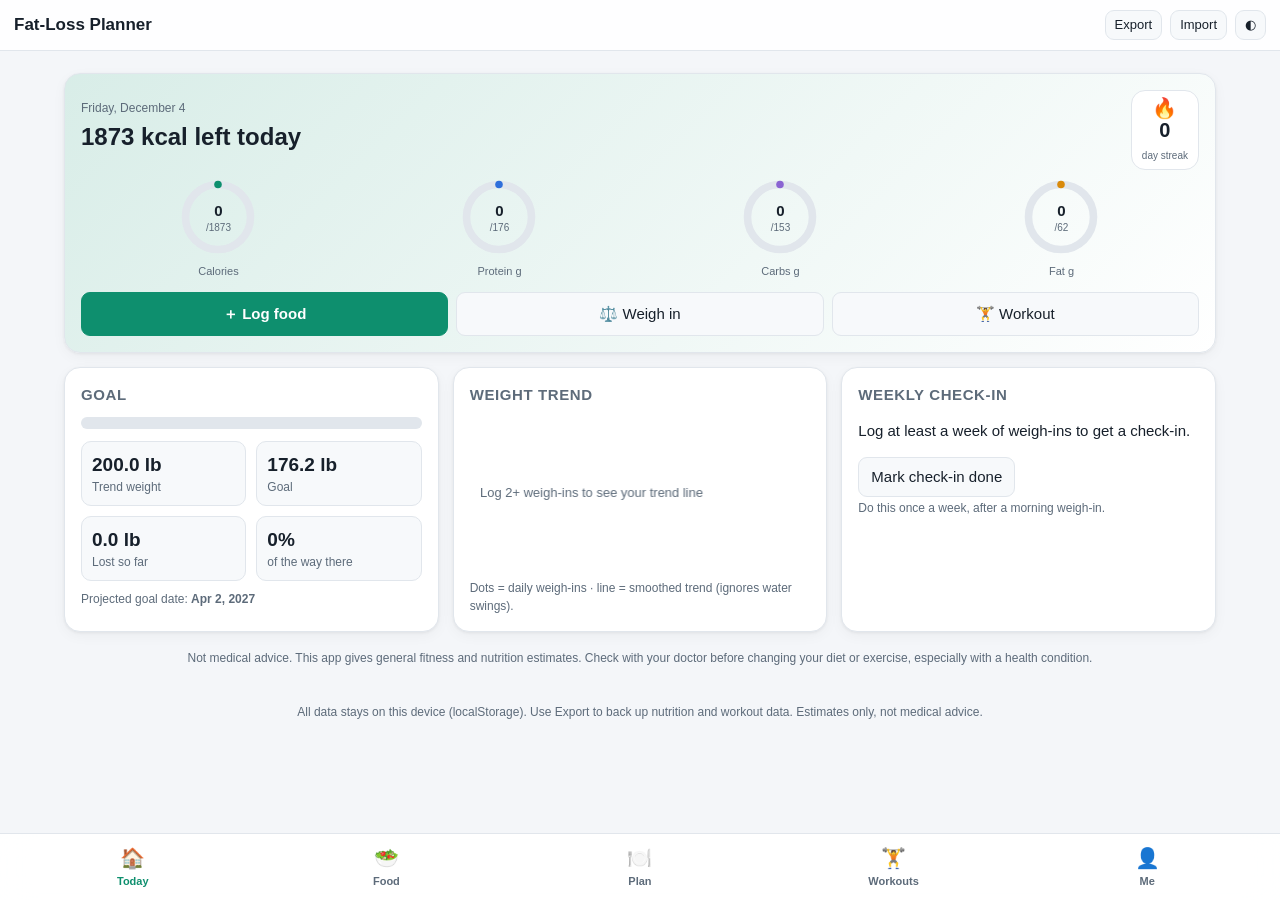
<file: index.html>
<!DOCTYPE html>
<html lang="en">
<head>
<meta charset="utf-8">
<meta name="viewport" content="width=device-width,initial-scale=1,viewport-fit=cover">
<meta http-equiv="Content-Security-Policy" content="default-src 'self'; script-src 'self' 'unsafe-inline'; style-src 'self' 'unsafe-inline'; img-src 'self' data: blob: https:; media-src 'self' blob:; connect-src 'self' https://etfhuwopqjderqutlyhk.supabase.co wss://etfhuwopqjderqutlyhk.supabase.co https://world.openfoodfacts.org https://api.nal.usda.gov; form-action 'none'">
<meta name="theme-color" content="#0f1720">
<title>Fat-Loss Planner</title>
<link rel="manifest" href="manifest.webmanifest">
<link rel="apple-touch-icon" href="icons/icon-180.png">
<link rel="icon" href="icons/icon-192.png">
<meta name="apple-mobile-web-app-capable" content="yes">
<meta name="mobile-web-app-capable" content="yes">
<meta name="apple-mobile-web-app-status-bar-style" content="default">
<meta name="apple-mobile-web-app-title" content="Fat-Loss">
<meta name="description" content="Calorie, macro, food, weight and workout planner.">
<style>
:root{--bg:#f4f6f9;--card:#fff;--fg:#17202b;--muted:#5d6b7a;--line:#e1e6ec;--acc:#0e8f6e;--acc2:#2f6fdb;--warn:#b7570b;--warnbg:#fff4e6;--bad:#c62f3a;--p:#2f6fdb;--f:#d98a0b;--c:#0e8f6e;--in:#f7f9fb;--shadow:0 1px 3px rgba(0,0,0,.06),0 4px 14px rgba(0,0,0,.04)}
[data-theme=dark]{--bg:#0d131a;--card:#16202b;--fg:#e6edf3;--muted:#93a1b0;--line:#26333f;--acc:#2fc497;--acc2:#6b9cff;--warn:#f0a24b;--warnbg:#2c2113;--bad:#ff6b76;--p:#6b9cff;--f:#f0b44b;--c:#2fc497;--in:#0f1821;--shadow:none}
*{box-sizing:border-box}
html,body{margin:0;background:var(--bg);color:var(--fg);font:15px/1.45 -apple-system,BlinkMacSystemFont,"Segoe UI",Roboto,Helvetica,Arial,sans-serif;-webkit-text-size-adjust:100%}
header{position:sticky;top:0;z-index:5;display:flex;align-items:center;gap:8px;padding:10px 14px;background:var(--card);border-bottom:1px solid var(--line)}
header h1{font-size:17px;margin:0;flex:1}
header h1 small{color:var(--muted);font-weight:500}
main{max-width:1180px;margin:0 auto;padding:14px;display:grid;gap:14px;grid-template-columns:repeat(auto-fit,minmax(320px,1fr))}
.card{background:var(--card);border:1px solid var(--line);border-radius:14px;padding:16px;box-shadow:var(--shadow);min-width:0}
.card.wide{grid-column:1/-1}
.card h2{font-size:15px;margin:0 0 12px;text-transform:uppercase;letter-spacing:.04em;color:var(--muted)}
label{display:block;font-size:13px;color:var(--muted);margin-bottom:4px}
.f{margin-bottom:12px}
.row{display:flex;gap:8px;align-items:flex-end}
.row>*{flex:1;min-width:0}
input,select,button{font:inherit;color:var(--fg)}
input[type=number],input[type=date],select{width:100%;padding:9px 10px;border:1px solid var(--line);border-radius:9px;background:var(--in);min-height:40px}
input[type=range]{width:100%;accent-color:var(--acc)}
input:focus,select:focus{outline:2px solid var(--acc2);outline-offset:0}
button{border:1px solid var(--line);background:var(--in);border-radius:9px;padding:8px 12px;cursor:pointer;min-height:38px}
button.pri{background:var(--acc);border-color:var(--acc);color:#fff;font-weight:600}
button.sm{min-height:30px;padding:4px 9px;font-size:13px}
.hint{font-size:12px;color:var(--muted);margin-top:3px}
.key{font-weight:700}
.big{font-size:34px;font-weight:750;line-height:1.1;color:var(--acc)}
.big small{font-size:15px;color:var(--muted);font-weight:500}
.stats{display:grid;grid-template-columns:repeat(auto-fit,minmax(130px,1fr));gap:10px;margin:10px 0}
.stat{background:var(--in);border:1px solid var(--line);border-radius:10px;padding:9px 10px}
.stat .v{font-size:19px;font-weight:700}
.stat .l{font-size:12px;color:var(--muted)}
.warn{background:var(--warnbg);color:var(--warn);border-radius:9px;padding:9px 11px;font-size:13.5px;margin:8px 0;border:1px solid color-mix(in srgb,var(--warn) 30%,transparent)}
.ok{border-left:3px solid var(--acc);padding:6px 10px;font-size:13.5px;margin:8px 0;background:var(--in);border-radius:0 8px 8px 0}
details{margin-top:10px;font-size:13px;color:var(--muted);border-top:1px dashed var(--line);padding-top:8px}
details summary{cursor:pointer;color:var(--acc2);font-weight:600}
details p{margin:6px 0}
code{font-size:12px;background:var(--in);padding:1px 4px;border-radius:4px}
table{width:100%;border-collapse:collapse;font-size:14px}
th,td{padding:7px 6px;border-bottom:1px solid var(--line);text-align:right}
th:first-child,td:first-child{text-align:left}
th{font-size:12px;color:var(--muted);font-weight:600}
.bar{display:flex;height:12px;border-radius:6px;overflow:hidden;margin:10px 0 4px;background:var(--line)}
.bar i{display:block;height:100%}
.dot{display:inline-block;width:10px;height:10px;border-radius:3px;margin-right:6px;vertical-align:-1px}
.tablewrap{max-height:280px;overflow:auto;margin-top:10px}
canvas{width:100%;height:270px;display:block}
.pill{display:inline-block;font-size:11px;padding:1px 7px;border-radius:99px;background:var(--in);border:1px solid var(--line);color:var(--muted);margin-left:4px;vertical-align:2px}
.hide{display:none!important}
.cmp{display:grid;grid-template-columns:1fr 1fr;gap:10px}
footer{text-align:center;color:var(--muted);font-size:12px;padding:6px 14px 30px}
@media (max-width:420px){.big{font-size:30px}main{padding:10px;gap:10px}.card{padding:13px}}
.tabs{display:flex;gap:6px;max-width:1180px;margin:10px auto 0;padding:0 14px}
.tabs button,.subtabs button{flex:1;font-weight:600;border-radius:10px}
.tabs button.on,.subtabs button.on{background:var(--acc);border-color:var(--acc);color:#fff}
.subtabs{display:flex;gap:6px;grid-column:1/-1}
.subtabs button{min-height:34px;font-size:14px}
.muted{color:var(--muted);font-size:13px}
.chip{display:inline-flex;align-items:center;gap:4px;font-size:12px;padding:3px 8px;border-radius:99px;background:var(--in);border:1px solid var(--line);margin:2px 3px 2px 0}
.chip.done{border-color:var(--acc);color:var(--acc)}
.chip button{border:0;background:none;min-height:0;padding:0 2px;color:var(--muted);font-size:13px}
.wrow{display:grid;grid-template-columns:86px 1fr;gap:8px;align-items:start;padding:8px 0;border-bottom:1px solid var(--line)}
.wrow.today .wd{color:var(--acc);font-weight:700}
.wd{font-size:13px;cursor:pointer;text-decoration:underline dotted}
.wrow select{min-height:30px;padding:3px 6px;font-size:13px;width:auto;max-width:100%;margin-top:3px}
.rblock{border:1px solid var(--line);border-radius:12px;padding:10px;margin:10px 0;background:var(--in)}
.rhead{display:flex;flex-wrap:wrap;gap:6px;align-items:center;margin-bottom:6px}
.rhead b{font-size:15px;margin-right:auto}
.ex{padding:7px 0;border-top:1px dashed var(--line)}
.exn{font-size:14px;font-weight:600}
.exn .muted{font-weight:400}
.up{color:var(--acc);font-weight:600}
.sets{display:flex;flex-wrap:wrap;gap:6px;margin-top:5px}
.set{display:inline-flex;align-items:center;gap:3px;padding:4px 6px;border:1px solid var(--line);border-radius:8px;background:var(--card);font-size:12px;color:var(--fg);margin:0}
.set.done{border-color:var(--acc);background:color-mix(in srgb,var(--acc) 12%,var(--card))}
.set input[type=checkbox]{width:20px;height:20px;accent-color:var(--acc);margin:0}
.set input[type=number]{width:58px;min-height:30px;padding:3px 5px;font-size:13px}
.set input.r{width:44px}
.rgrid{display:grid;gap:10px;grid-template-columns:repeat(auto-fill,minmax(270px,1fr));margin-top:10px}
.rc{border:1px solid var(--line);border-radius:12px;padding:11px;background:var(--in);display:flex;flex-direction:column;gap:5px}
.rc.sel{border-color:var(--acc)}
.rc b{font-size:15px}
.rc details{margin-top:2px;padding-top:4px}
.rc table{font-size:12.5px}
.badge{display:inline-block;font-size:11px;padding:1px 7px;border-radius:99px;border:1px solid var(--line);color:var(--muted);margin:0 3px 2px 0;background:var(--card)}
.badge.c{color:var(--acc2);border-color:color-mix(in srgb,var(--acc2) 40%,transparent)}
.star{display:flex;align-items:center;gap:6px;font-size:13px;color:var(--fg);margin:0}
.star input{width:18px;height:18px;accent-color:var(--acc)}
.filters{display:grid;gap:8px;grid-template-columns:repeat(auto-fit,minmax(130px,1fr))}
.filters input[type=search]{width:100%;padding:9px 10px;border:1px solid var(--line);border-radius:9px;background:var(--in);min-height:40px;grid-column:1/-1}
.coach{list-style:none;padding:0;margin:0}
.coach li{padding:9px 10px;border-radius:9px;margin-bottom:7px;font-size:13.5px;background:var(--in);border-left:3px solid var(--acc2)}
.coach li.warn{border-left-color:var(--warn);background:var(--warnbg)}
.coach li.ok{border-left-color:var(--acc)}
.coach li b{display:block;margin-bottom:2px}
.cex{display:grid;grid-template-columns:2fr 1fr 1fr 52px 64px 60px 30px;gap:4px;margin-bottom:4px;align-items:center}
.cex input,.cex select{min-height:34px;padding:4px 6px;font-size:13px;width:100%;border:1px solid var(--line);border-radius:7px;background:var(--in)}
@media (max-width:560px){.cex{grid-template-columns:1fr 1fr 1fr;}.cex .cn{grid-column:1/-1}}
canvas.sm{height:220px}
.mgrid{display:grid;gap:8px;grid-template-columns:repeat(auto-fit,minmax(90px,1fr));align-items:end}
</style>
<link rel="stylesheet" href="plus.css">
</head>
<body>
<header>
  <h1>Fat-Loss Planner <small>· Dhaval</small></h1>
  <button id="exportBtn" class="sm" title="Download all data as JSON">Export</button>
  <button id="importBtn" class="sm" title="Load a JSON backup">Import</button>
  <input type="file" id="importFile" accept="application/json,.json" class="hide">
  <button id="themeBtn" class="sm" aria-label="Toggle dark/light mode">◐</button>
</header>

<nav class="tabs" id="tabs"><button data-tab="nutrition">🍽️ Nutrition</button><button data-tab="workouts">🏋️ Workouts</button></nav>
<main id="tab-nutrition">
<!-- PROFILE -->
<section class="card">
  <h2>Profile</h2>
  <div class="row f">
    <div><label for="sex">Sex</label><select id="sex"><option value="male">Male</option><option value="female">Female</option></select></div>
    <div><label for="age">Age</label><input id="age" type="number" inputmode="numeric" min="14" max="100"></div>
  </div>
  <div class="f">
    <div class="row">
      <div style="flex:0 0 96px"><label for="hUnit">Height</label><select id="hUnit"><option value="ftin">ft/in</option><option value="cm">cm</option></select></div>
      <div id="hFtBox"><label for="hFt">ft</label><input id="hFt" type="number" inputmode="numeric" min="3" max="8"></div>
      <div id="hInBox"><label for="hIn">in</label><input id="hIn" type="number" inputmode="decimal" min="0" max="11.9" step="0.5"></div>
      <div id="hCmBox" class="hide"><label for="hCm">cm</label><input id="hCm" type="number" inputmode="decimal" min="100" max="250" step="0.5"></div>
    </div>
  </div>
  <div class="row f">
    <div style="flex:0 0 96px"><label for="wUnit">Units</label><select id="wUnit"><option value="lb">lb</option><option value="kg">kg</option></select></div>
    <div><label for="weight">Current weight (<span class="wu">lb</span>)</label><input id="weight" type="number" inputmode="decimal" step="0.1"></div>
  </div>
  <div class="f">
    <label for="bf">Current body fat % <span class="pill">optional</span></label>
    <input id="bf" type="number" inputmode="decimal" min="3" max="60" step="0.1" placeholder="e.g. 24 — enables Katch-McArdle">
  </div>
  <div class="row f">
    <div><label for="goalBf"><span class="key">Goal body fat %</span> ★</label><input id="goalBf" type="number" inputmode="decimal" min="3" max="50" step="0.5"></div>
    <div><label for="goalWeight">Goal weight (<span class="wu">lb</span>)</label><input id="goalWeight" type="number" inputmode="decimal" step="0.1"></div>
  </div>
  <div class="f">
    <label for="act">Activity level</label>
    <select id="act">
      <option value="1.2">Sedentary — desk job, little exercise (×1.2)</option>
      <option value="1.375">Light — 1–3 workouts/week (×1.375)</option>
      <option value="1.55">Moderate — 3–5 workouts/week (×1.55)</option>
      <option value="1.725">Very active — 6–7 workouts/week (×1.725)</option>
      <option value="1.9">Extreme — physical job + training (×1.9)</option>
    </select>
  </div>
  <div class="f">
    <label for="rate">Weekly loss rate: <b id="rateLbl"></b></label>
    <input id="rate" type="range" min="0.5" max="1" step="0.05">
    <div class="hint">0.5–1.0% of body weight per week, hard-capped at 2 lb (0.91 kg)/week.</div>
  </div>
</section>

<!-- ENERGY -->
<section class="card">
  <h2>Daily calories</h2>
  <div class="big" id="kcalBig">—</div>
  <div class="hint" id="kcalSub"></div>
  <div id="kcalWarn"></div>
  <div class="stats">
    <div class="stat"><div class="v" id="bmrV">—</div><div class="l">BMR · <span id="bmrM"></span></div></div>
    <div class="stat"><div class="v" id="tdeeV">—</div><div class="l">TDEE (maintenance)</div></div>
    <div class="stat"><div class="v" id="defV">—</div><div class="l">Daily deficit</div></div>
    <div class="stat"><div class="v" id="rateV">—</div><div class="l">Expected loss / week</div></div>
  </div>
  <div class="hint" id="basisNote"></div>
  <div class="f" style="margin-top:12px">
    <label for="override">Manual calorie override <span class="pill">optional</span></label>
    <div class="row"><input id="override" type="number" inputmode="numeric" step="10" placeholder="leave blank to use the plan"><button id="clearOverride" class="sm" style="flex:0 0 auto">Clear</button></div>
  </div>
  <details><summary>How this is calculated</summary>
    <p><b>Katch-McArdle</b> (used when body fat % is known): <code>BMR = 370 + 21.6 × LBM(kg)</code>, where <code>LBM = weight × (1 − BF%)</code>. It's more accurate for people with more or less muscle than average.</p>
    <p><b>Mifflin-St Jeor</b> (when body fat is unknown): <code>10×kg + 6.25×cm − 5×age + 5</code> (men) or <code>− 161</code> (women).</p>
    <p><b>TDEE</b> = BMR × activity multiplier. <b>Deficit</b> = weekly loss (lb) × 3,500 kcal ÷ 7.</p>
    <p><b>Floor</b>: calories never go below 1,500 (men) / 1,200 (women), or your BMR if that's higher. If the floor applies, you'll lose more slowly than the slider says, and the app shows the real rate.</p>
  </details>
</section>

<!-- GOAL -->
<section class="card">
  <h2>Goal</h2>
  <div class="cmp">
    <div class="stat"><div class="v" id="bfTargetV">—</div><div class="l">Target weight from goal BF% ★</div></div>
    <div class="stat"><div class="v" id="statedV">—</div><div class="l">Your stated goal weight</div></div>
  </div>
  <div class="stats">
    <div class="stat"><div class="v" id="curBfV">—</div><div class="l">Current body fat</div></div>
    <div class="stat"><div class="v" id="lbmV">—</div><div class="l">Lean body mass</div></div>
    <div class="stat"><div class="v" id="fatLoseV">—</div><div class="l">Fat to lose</div></div>
    <div class="stat"><div class="v" id="etaV">—</div><div class="l">Projected goal date</div></div>
  </div>
  <div id="goalNotes"></div>
  <details><summary>How this is calculated</summary>
    <p>Assuming lean mass is preserved (with high protein + resistance training), <code>target weight = LBM ÷ (1 − goal BF%)</code>. Everything you lose to get there is counted as fat: <code>fat to lose = current weight − target weight</code>.</p>
    <p>If you haven't entered body fat %, it's <i>estimated</i> from BMI with the Deurenberg formula (<code>1.2×BMI + 0.23×age − 10.8×(male) − 5.4</code>) for the goal only. That estimate can be off by ±5 points, so measuring helps.</p>
    <p><b>Timeline</b>: simulated week by week at your chosen % of the current weight, which shrinks as you get lighter, capped at 2 lb/week. If the calorie floor or an override is active, it uses the rate those calories imply instead.</p>
  </details>
</section>

<!-- MACROS -->
<section class="card">
  <h2>Macros</h2>
  <div class="row f">
    <div><label for="protMode">Protein basis</label>
      <select id="protMode"><option value="goal">1.0 g / lb goal weight</option><option value="lbm">g / lb lean body mass</option></select></div>
    <div id="protLbmBox"><label for="protLbm">g per lb LBM: <b id="protLbmLbl"></b></label><input id="protLbm" type="range" min="1" max="1.2" step="0.05"></div>
  </div>
  <div class="f"><label for="fatPerLb">Fat: <b id="fatLbl"></b> g / lb goal weight (min 20% of kcal)</label><input id="fatPerLb" type="range" min="0.3" max="0.4" step="0.01"></div>
  <table>
    <thead><tr><th>Macro</th><th>Grams</th><th>kcal</th><th>%</th></tr></thead>
    <tbody id="macroBody"></tbody>
  </table>
  <div class="bar" id="macroBar"></div>
  <div id="macroWarn"></div>
  <details><summary>How this is calculated</summary>
    <p><b>Protein</b>: 1.0 g per lb of goal weight (the target weight from your goal BF%, if available), or 1.0–1.2 g per lb of lean mass. It helps keep muscle during a deficit. 4 kcal/g.</p>
    <p><b>Fat</b>: 0.3–0.4 g per lb of goal weight, raised if needed so it's at least 20% of calories (to support hormones). 9 kcal/g.</p>
    <p><b>Carbs</b>: whatever calories remain, at 4 kcal/g. <b>Fiber</b>: 14 g per 1,000 kcal, at least 38 g (men) / 25 g (women).</p>
  </details>
</section>

<!-- PROGRESS -->
<section class="card wide">
  <h2>Progress log</h2>
  <div class="row f" style="flex-wrap:wrap">
    <div style="min-width:140px"><label for="logDate">Date</label><input id="logDate" type="date"></div>
    <div style="min-width:100px"><label for="logW">Weight (<span class="wu">lb</span>)</label><input id="logW" type="number" inputmode="decimal" step="0.1"></div>
    <div style="min-width:90px"><label for="logBf">BF % <span class="pill">opt</span></label><input id="logBf" type="number" inputmode="decimal" step="0.1"></div>
    <div style="flex:0 0 auto"><button id="addLog" class="pri">Add / update</button></div>
  </div>
  <div class="hint">Each entry recalculates BMR, TDEE and targets from your latest weight. Same date = replace. Weigh in under the same conditions (e.g. morning, after the bathroom).</div>
  <div id="adaptive"></div>
  <canvas id="chart" aria-label="Weight chart"></canvas>
  <div class="hint" id="legend"></div>
  <div class="tablewrap">
    <table><thead><tr><th>Date</th><th>Weight</th><th>BF %</th><th>Δ vs prev</th><th></th></tr></thead><tbody id="logBody"></tbody></table>
  </div>
  <details><summary>How adaptive adjustment works</summary>
    <p>Once your log covers at least 14 days, the app fits a straight trend line (least squares) through the last 4 weeks of weigh-ins, which smooths out day-to-day water swings. If the actual weekly loss is under 75% of what your calorie target should produce, it estimates your <i>real</i> maintenance as <code>intake + actual loss × 3,500 ÷ 7</code> and suggests a new target that keeps the deficit you chose (never below the floor). This assumes you actually ate the target. If you didn't, tighten your tracking before you cut calories.</p>
  </details>
</section>
</main>
<main id="tab-workouts" class="hide">
  <div class="subtabs" id="wsub"><button data-sub="plan">📅 Plan</button><button data-sub="library">📚 Routines</button><button data-sub="progress">📈 Progress</button></div>

  <section class="card wide sub-plan" id="dayCard">
    <div class="rhead"><h2 id="dayTitle" style="margin:0;margin-right:auto">Today's plan</h2><button class="sm hide" id="dayToday">Back to today</button></div>
    <div id="dayBody"></div>
    <div class="row" style="margin-top:6px"><select id="dayAdd" aria-label="Add a routine to this date"></select></div>
  </section>

  <section class="card sub-plan">
    <h2>Recommendations</h2>
    <ul class="coach" id="coach"></ul>
    <details><summary>How recommendations work</summary>
      <p>These are fixed rules, not AI. They use your nutrition data (calorie deficit, goal BF%, loss trend, calorie floor) and your workout log: strength days planned, sets completed last time, consecutive training weeks, muscle groups hit in the last 7 days, and consecutive hard days.</p>
    </details>
  </section>

  <section class="card sub-plan">
    <div class="rhead"><h2 style="margin:0;margin-right:auto">Week planner</h2>
      <button class="sm" id="wkPrev" aria-label="Previous week">‹</button><span class="muted" id="wkLbl"></span><button class="sm" id="wkNext" aria-label="Next week">›</button></div>
    <label class="star" style="margin:6px 0"><input type="checkbox" id="wkRepeat" checked> New assignments repeat weekly (↻). Untick for this date only.</label>
    <div id="week"></div>
    <div class="hint">Tap a date to open it in the day view. Pick routines in the Routines tab first.</div>
  </section>

  <section class="card wide sub-library">
    <h2>My Routines</h2>
    <div id="myR"></div>
  </section>

  <section class="card wide sub-library">
    <h2>Routine library</h2>
    <div class="filters">
      <input type="search" id="fQ" placeholder="Search routines or exercises…">
      <select id="fCat"></select><select id="fEq"></select><select id="fLv"></select><select id="fGoal"></select>
    </div>
    <div class="hint" id="fCount"></div>
    <div class="rgrid" id="lib"></div>
    <details><summary>How minutes and kcal are estimated</summary>
      <p><b>Minutes</b> = 5-minute warm-up + Σ sets × (≈40 s of work, or the timed duration, + rest). Cardio blocks use their stated duration.</p>
      <p><b>kcal</b> = MET × body weight (kg) × hours, using your latest weight from the planner. MET values are typical Compendium of Physical Activities figures; actual burn varies ±20–30%. Don't eat it back one-for-one.</p>
    </details>
  </section>

  <section class="card wide sub-library" id="customCard">
    <h2 id="cTitle">Create a custom routine</h2>
    <div class="filters">
      <div style="grid-column:1/-1"><label for="cName">Name</label><input id="cName" type="search" placeholder="e.g. Dhaval's Push Day"></div>
      <div><label for="cCat">Category</label><select id="cCat"></select></div>
      <div><label for="cEquip">Equipment</label><select id="cEquip"></select></div>
      <div><label for="cLevel">Level</label><select id="cLevel"></select></div>
      <div><label for="cGoal">Goal</label><select id="cGoal"></select></div>
      <div><label for="cMet">MET</label><input id="cMet" type="number" step="0.1" min="1" max="16" value="5"></div>
    </div>
    <div class="hint" style="margin:10px 0 4px">Exercises: name · muscle group · type · sets · reps (or "45s"/"30 min") · rest (s)</div>
    <div id="cEx"></div>
    <div class="row" style="margin-top:8px"><button class="sm" id="cAdd">+ Exercise</button><button class="sm" id="cReset">Clear</button><button class="pri" id="cSave">Save routine</button></div>
  </section>

  <section class="card wide sub-progress">
    <h2>Workout stats</h2>
    <div class="stats" id="wStats"></div>
    <h2 style="margin-top:14px">Weekly volume (sets × reps × weight)</h2>
    <canvas id="volChart" class="sm"></canvas>
  </section>

  <section class="card wide sub-progress">
    <h2>Strength PRs &amp; estimated 1RM</h2>
    <select id="exSel" aria-label="Exercise"></select>
    <div class="stats" id="exStats"></div>
    <canvas id="exChart" class="sm"></canvas>
    <div class="hint" id="exLegend"></div>
    <div class="tablewrap"><table><thead><tr><th>Exercise</th><th>Best set</th><th>Est. 1RM</th><th>Date</th></tr></thead><tbody id="prBody"></tbody></table></div>
    <details><summary>Epley formula</summary><p><code>1RM ≈ weight × (1 + reps ÷ 30)</code>. It's most accurate for sets of 10 reps or fewer. Only completed (checked) sets are counted.</p></details>
  </section>

  <section class="card wide sub-progress">
    <h2>Body measurements</h2>
    <div class="mgrid">
      <div><label for="mDate">Date</label><input id="mDate" type="date"></div>
      <div><label for="mWaist">Waist</label><input id="mWaist" type="number" step="0.1" inputmode="decimal"></div>
      <div><label for="mChest">Chest</label><input id="mChest" type="number" step="0.1" inputmode="decimal"></div>
      <div><label for="mHips">Hips</label><input id="mHips" type="number" step="0.1" inputmode="decimal"></div>
      <div><label for="mArms">Arms</label><input id="mArms" type="number" step="0.1" inputmode="decimal"></div>
      <div><label for="mThighs">Thighs</label><input id="mThighs" type="number" step="0.1" inputmode="decimal"></div>
      <div><button class="pri" id="mAdd" style="width:100%">Add</button></div>
    </div>
    <div class="hint">Units: <span class="lu">in</span> (follows the lb/kg setting). Weight is pulled from the Nutrition log (closest entry within 3 days).</div>
    <canvas id="mChart" class="sm" style="margin-top:10px"></canvas>
    <div class="hint" id="mLegend"></div>
    <div class="tablewrap"><table><thead><tr><th>Date</th><th>Waist</th><th>Chest</th><th>Hips</th><th>Arms</th><th>Thighs</th><th>Weight</th><th>Waist/ht</th><th></th></tr></thead><tbody id="mBody"></tbody></table></div>
  </section>
</main>

<footer>All data stays on this device (localStorage). Use Export to back up nutrition and workout data. Estimates only, not medical advice.</footer>

<script>
(function(){
'use strict';
var LB=2.2046226, KEY='fatLossPlanner.v1', DAY=864e5;
var DEF={profile:{sex:'male',age:30,heightCm:177.8,weightLb:200,bf:'',goalWeightLb:175,goalBf:15,act:1.375,ratePct:0.75,wUnit:'lb',hUnit:'ftin',protMode:'goal',protLbm:1.1,fatPerLb:0.35},logs:[],override:null,theme:null};
function $(id){return document.getElementById(id);}
function clone(o){return JSON.parse(JSON.stringify(o));}
function normalize(s){
  var d=clone(DEF); if(!s||typeof s!=='object')return d;
  var p=Object.assign(d.profile,s.profile||{});
  var logs=Array.isArray(s.logs)?s.logs.filter(function(l){return l&&/^\d{4}-\d{2}-\d{2}$/.test(l.date)&&isFinite(l.wLb)&&l.wLb>0;}).map(function(l){return {date:l.date,wLb:+l.wLb,bf:(l.bf===null||l.bf===''||l.bf===undefined||!isFinite(l.bf))?null:+l.bf};}):[];
  return {profile:p,logs:logs,override:(s.override&&isFinite(s.override))?+s.override:null,theme:s.theme||null};
}
function load(){try{return normalize(JSON.parse(localStorage.getItem(KEY)));}catch(e){return clone(DEF);}}
var S=load();
function save(){try{localStorage.setItem(KEY,JSON.stringify(S));}catch(e){}}

// ---- units / format
function kgMode(){return S.profile.wUnit==='kg';}
function fromLb(lb){return kgMode()?lb/LB:lb;}
function toLb(v){return kgMode()?v*LB:v;}
function r1(x){return Math.round(x*10)/10;}
function fmtW(lb,dp){if(lb==null||!isFinite(lb))return '—';return fromLb(lb).toFixed(dp==null?1:dp)+' '+S.profile.wUnit;}
function fmtK(k){return isFinite(k)?Math.round(k).toLocaleString():'—';}
function today(){var d=new Date();return d.getFullYear()+'-'+String(d.getMonth()+1).padStart(2,'0')+'-'+String(d.getDate()).padStart(2,'0');}
function tOf(ds){return new Date(ds+'T12:00:00').getTime();}
function fmtDate(t,short){return new Date(t).toLocaleDateString(undefined,short?{month:'short',day:'numeric'}:{month:'short',day:'numeric',year:'numeric'});}
function num(id){var v=$(id).value;return v===''?NaN:parseFloat(v);}
function sortedLogs(){return S.logs.slice().sort(function(a,b){return a.date<b.date?-1:a.date>b.date?1:0;});}

// ---- theme
function applyTheme(){
  var t=S.theme||(window.matchMedia&&matchMedia('(prefers-color-scheme: dark)').matches?'dark':'light');
  document.documentElement.setAttribute('data-theme',t);
  var m=document.querySelector('meta[name=theme-color]');if(m)m.content=t==='dark'?'#16202b':'#ffffff';
}
$('themeBtn').onclick=function(){S.theme=document.documentElement.getAttribute('data-theme')==='dark'?'light':'dark';save();applyTheme();render();};

// ---- inputs
function renderInputs(){
  var p=S.profile;
  $('sex').value=p.sex;$('age').value=p.age;$('hUnit').value=p.hUnit;
  var tin=p.heightCm/2.54,ft=Math.floor(tin/12),inch=r1(tin-ft*12);if(inch>=12){ft++;inch=0;}
  $('hFt').value=ft;$('hIn').value=inch;$('hCm').value=r1(p.heightCm);
  $('hFtBox').classList.toggle('hide',p.hUnit!=='ftin');$('hInBox').classList.toggle('hide',p.hUnit!=='ftin');$('hCmBox').classList.toggle('hide',p.hUnit==='ftin');
  $('wUnit').value=p.wUnit;
  $('weight').value=isFinite(p.weightLb)?r1(fromLb(p.weightLb)):'';
  $('goalWeight').value=isFinite(p.goalWeightLb)&&p.goalWeightLb>0?r1(fromLb(p.goalWeightLb)):'';
  $('bf').value=p.bf===''||p.bf==null?'':p.bf;
  $('goalBf').value=p.goalBf===''||p.goalBf==null?'':p.goalBf;
  $('act').value=String(p.act);$('rate').value=p.ratePct;
  $('protMode').value=p.protMode;$('protLbm').value=p.protLbm;$('fatPerLb').value=p.fatPerLb;
  $('override').value=S.override||'';
  document.querySelectorAll('.wu').forEach(function(e){e.textContent=p.wUnit;});
}
function readInputs(){
  var p=S.profile;
  p.sex=$('sex').value;
  var a=num('age');if(isFinite(a))p.age=a;
  if(p.hUnit==='ftin'){var ft=num('hFt'),inch=num('hIn');if(isFinite(ft))p.heightCm=(ft*12+(isFinite(inch)?inch:0))*2.54;}
  else{var cm=num('hCm');if(isFinite(cm))p.heightCm=cm;}
  var w=num('weight');if(isFinite(w)&&w>0)p.weightLb=toLb(w);
  var gw=num('goalWeight');p.goalWeightLb=isFinite(gw)&&gw>0?toLb(gw):NaN;
  var bf=num('bf');p.bf=isFinite(bf)&&bf>0&&bf<70?bf:'';
  var gb=num('goalBf');p.goalBf=isFinite(gb)&&gb>0&&gb<60?gb:'';
  p.act=parseFloat($('act').value);p.ratePct=parseFloat($('rate').value);
  p.protMode=$('protMode').value;p.protLbm=parseFloat($('protLbm').value);p.fatPerLb=parseFloat($('fatPerLb').value);
  var o=num('override');S.override=isFinite(o)&&o>=800?o:null;
}
['sex','age','hFt','hIn','hCm','weight','goalWeight','bf','goalBf','act','rate','protMode','protLbm','fatPerLb','override'].forEach(function(id){
  $(id).addEventListener('input',function(){readInputs();save();render();});
});
$('hUnit').addEventListener('change',function(){readInputs();S.profile.hUnit=this.value;save();renderInputs();render();});
$('wUnit').addEventListener('change',function(){readInputs();S.profile.wUnit=this.value;save();renderInputs();render();});
$('clearOverride').onclick=function(){S.override=null;save();renderInputs();render();};

// ---- core model
function weeklyLossLb(wLb,pct){return Math.min(wLb*pct/100,2);}
function trend(logs){
  if(logs.length<2)return null;
  var tl=tOf(logs[logs.length-1].date);
  var win=logs.filter(function(l){return tOf(l.date)>=tl-28*DAY;});
  if((tl-tOf(win[0].date))/DAY<14)win=logs; // widen if last 4 wks too short
  var span=(tl-tOf(win[0].date))/DAY;
  if(win.length<2||span<1)return {span:span,n:win.length};
  var n=win.length,sx=0,sy=0,sxx=0,sxy=0,t0=tOf(win[0].date);
  win.forEach(function(l){var x=(tOf(l.date)-t0)/DAY;sx+=x;sy+=l.wLb;sxx+=x*x;sxy+=x*l.wLb;});
  var den=n*sxx-sx*sx;if(den===0)return {span:span,n:n};
  var slope=(n*sxy-sx*sy)/den;
  return {span:span,n:n,lossPerWeek:-slope*7,from:win[0].date};
}
function compute(){
  var p=S.profile,logs=sortedLogs(),last=logs[logs.length-1];
  var wLb=last?last.wLb:p.weightLb,kg=wLb/LB,m={wLb:wLb,fromLog:!!last,notes:[]};
  // lean mass: latest real BF measurement; afterwards lean mass assumed constant
  var bfLog=null;for(var i=logs.length-1;i>=0;i--){if(logs[i].bf!=null){bfLog=logs[i];break;}}
  var lbm=null,bfSrc='';
  if(bfLog){lbm=bfLog.wLb*(1-bfLog.bf/100);bfSrc=bfLog===last?'from latest log':'measured '+fmtDate(tOf(bfLog.date),true)+', lean mass held constant';}
  else if(p.bf!==''){lbm=p.weightLb*(1-p.bf/100);bfSrc=last&&Math.abs(last.wLb-p.weightLb)>0.05?'profile BF%, lean mass held constant':'from profile';}
  m.measured=lbm!=null;
  var bmi=kg/Math.pow(p.heightCm/100,2);
  if(lbm==null){ // Deurenberg estimate, used for goal only
    var est=1.2*bmi+0.23*p.age-10.8*(p.sex==='male'?1:0)-5.4;est=Math.min(Math.max(est,5),60);
    lbm=wLb*(1-est/100);bfSrc='estimated from BMI';
  }
  m.lbm=lbm;m.curBf=(1-lbm/wLb)*100;m.bfSrc=bfSrc;m.bmi=bmi;
  m.bmr=m.measured?370+21.6*(lbm/LB):10*kg+6.25*p.heightCm-5*p.age+(p.sex==='male'?5:-161);
  m.bmrMethod=m.measured?'Katch-McArdle':'Mifflin-St Jeor';
  m.tdee=m.bmr*p.act;
  m.planRate=weeklyLossLb(wLb,p.ratePct);m.capped=wLb*p.ratePct/100>2;
  m.deficitPlan=m.planRate*3500/7;
  var raw=m.tdee-m.deficitPlan;
  m.sexFloor=p.sex==='male'?1500:1200;m.floor=Math.max(m.sexFloor,m.bmr);m.floorIsBmr=m.bmr>m.sexFloor;
  m.planKcal=Math.max(raw,m.floor);m.floored=raw<m.floor;
  m.kcal=S.override||m.planKcal;
  m.deficit=m.tdee-m.kcal;m.rate=m.deficit*7/3500;
  // goal
  m.goalBfTarget=p.goalBf!==''?lbm/(1-p.goalBf/100):null;
  m.stated=isFinite(p.goalWeightLb)&&p.goalWeightLb>0?p.goalWeightLb:null;
  m.target=m.goalBfTarget!=null?m.goalBfTarget:m.stated;
  m.toLose=m.target!=null?wLb-m.target:null;
  // timeline (simulate weekly)
  var constRate=(m.floored||S.override)?m.rate:null;
  m.weeks=null;
  if(m.toLose!=null&&m.toLose>0){
    var w=wLb,wk=0,path=[[0,w]];
    while(w>m.target&&wk<520){var d=constRate!=null?constRate:weeklyLossLb(w,p.ratePct);if(d<=0.01){wk=Infinity;break;}w=Math.max(w-d,m.target);wk++;path.push([wk,w]);}
    m.weeks=wk;m.path=path;
  }else if(m.toLose!=null)m.weeks=0;
  // protein / macros
  var protBase=m.target||wLb;
  if(p.protMode==='lbm')m.prot=lbm*p.protLbm;else m.prot=protBase*1.0;
  m.fatMinPct=0.2*m.kcal/9;m.fatPerLbG=(m.target||wLb)*p.fatPerLb;
  m.fat=Math.max(m.fatPerLbG,m.fatMinPct);m.fatRaised=m.fatMinPct>m.fatPerLbG;
  var rem=m.kcal-m.prot*4-m.fat*9;m.carb=Math.max(0,rem/4);m.carbNeg=rem<0;
  m.fiber=Math.max(14*m.kcal/1000,p.sex==='male'?38:25);
  // adaptive
  m.trend=trend(logs);
  if(m.trend&&m.trend.lossPerWeek!=null&&m.trend.span>=14){
    var t=m.trend;t.expected=m.rate;
    t.trailing=m.rate>0.1&&t.lossPerWeek<0.75*m.rate;
    t.fast=t.lossPerWeek>Math.max(1.3*m.rate,0)&&t.lossPerWeek>Math.min(wLb*0.01,2)+0.2;
    t.impliedTdee=m.kcal+t.lossPerWeek*3500/7;
    var want=Math.min(m.planRate,Math.max(0,m.planRate));
    t.suggest=Math.max(Math.round((t.impliedTdee-want*3500/7)/10)*10,Math.ceil(m.floor/10)*10);
    t.suggestFloored=t.impliedTdee-want*3500/7<m.floor;
    if(t.lossPerWeek>0.05&&m.target!=null&&wLb>m.target)t.weeksAtTrend=(wLb-m.target)/t.lossPerWeek;
  }
  m.logs=logs;
  return m;
}

// ---- render
function warn(msg){return '<div class="warn">⚠️ '+msg+'</div>';}
function note(msg){return '<div class="ok">'+msg+'</div>';}
var M=null;
function render(){
  var p=S.profile,m=M=compute();
  $('rateLbl').textContent=p.ratePct.toFixed(2)+'% / wk ≈ '+fmtW(m.planRate,2)+(m.capped?' (capped)':'');
  $('protLbmLbl').textContent=p.protLbm.toFixed(2);$('fatLbl').textContent=p.fatPerLb.toFixed(2);
  $('protLbmBox').style.visibility=p.protMode==='lbm'?'visible':'hidden';
  // energy
  $('kcalBig').innerHTML=fmtK(m.kcal)+' <small>kcal / day</small>';
  $('kcalSub').textContent=S.override?'Manual override (plan would be '+fmtK(m.planKcal)+' kcal)':'Plan for '+p.ratePct.toFixed(2)+'%/wk';
  var kw='';
  if(m.floored&&!S.override)kw+=warn('Calorie floor applied: the plan works out to '+fmtK(m.tdee-m.deficitPlan)+' kcal, below the minimum of '+fmtK(m.floor)+' kcal ('+(m.floorIsBmr?'your BMR':(p.sex==='male'?'1,500 for men':'1,200 for women'))+'). Expect about '+fmtW(Math.max(m.rate,0),2)+'/wk instead of '+fmtW(m.planRate,2)+'/wk. Adding activity will speed this up.');
  if(S.override&&S.override<m.floor)kw+=warn('Your override is below the safe floor of '+fmtK(m.floor)+' kcal.');
  if(S.override&&m.rate<=0)kw+=warn('Your override is at or above maintenance, so no loss is expected.');
  if(m.capped)kw+='<div class="hint">Rate capped at 2 lb/week.</div>';
  $('kcalWarn').innerHTML=kw;
  $('bmrV').textContent=fmtK(m.bmr);$('bmrM').textContent=m.bmrMethod;
  $('tdeeV').textContent=fmtK(m.tdee);$('defV').textContent=fmtK(m.deficit);
  $('rateV').textContent=fmtW(Math.max(m.rate,0),2);
  $('basisNote').textContent='Based on '+(m.fromLog?'latest logged weight ':'profile weight ')+fmtW(m.wLb)+' · BMI '+m.bmi.toFixed(1)+' · activity ×'+p.act;
  // goal
  $('bfTargetV').textContent=m.goalBfTarget!=null?fmtW(m.goalBfTarget):'set goal BF%';
  $('statedV').textContent=m.stated!=null?fmtW(m.stated):'—';
  $('curBfV').textContent=m.curBf.toFixed(1)+'%';
  $('curBfV').title=m.bfSrc;
  $('lbmV').textContent=fmtW(m.lbm);
  $('fatLoseV').textContent=m.toLose==null?'—':m.toLose>0?fmtW(m.toLose):'0 — at goal 🎉';
  $('etaV').textContent=m.weeks==null?'—':m.weeks===Infinity?'not reached':m.weeks===0?'reached':fmtDate(Date.now()+m.weeks*7*DAY)+' ';
  var gn='<div class="hint">Body fat: '+m.bfSrc+(m.weeks&&isFinite(m.weeks)?' · ≈ '+m.weeks+' weeks at the current plan':'')+'</div>';
  if(!m.measured)gn+=warn('No body-fat % entered, so the goal target uses a BMI-based estimate ('+m.curBf.toFixed(1)+'%). Enter a measured BF% (DEXA, calipers, smart scale) for an accurate target. It will also switch BMR to Katch-McArdle.');
  if(m.goalBfTarget!=null&&m.stated!=null){
    var diff=m.stated-m.goalBfTarget;
    if(Math.abs(diff)>=1)gn+=note('At '+fmtW(m.stated)+' with your lean mass kept, you\'d be about <b>'+((1-m.lbm/m.stated)*100).toFixed(1)+'% body fat</b>. Your '+p.goalBf+'% goal works out to '+fmtW(Math.abs(diff))+(diff>0?' <b>lighter</b>':' <b>heavier</b>')+' than your stated goal weight. The BF% target is used for planning.');
    else gn+=note('Your stated goal weight matches your goal BF% target.');
  }
  if(p.goalBf!==''&&p.goalBf<(p.sex==='male'?8:15))gn+=warn('A goal of '+p.goalBf+'% is very lean for a '+p.sex+' and hard to keep up long-term.');
  if(m.target!=null&&m.target/LB/Math.pow(p.heightCm/100,2)<18.5)gn+=warn('The target weight is below a BMI of 18.5. Double-check your goal.');
  if(m.weeks===Infinity)gn+=warn('At the current calories, you won\'t reach the goal (deficit ≤ 0).');
  if(m.trend&&m.trend.weeksAtTrend)gn+='<div class="hint">At your actual trend ('+fmtW(m.trend.lossPerWeek,2)+'/wk): '+fmtDate(Date.now()+m.trend.weeksAtTrend*7*DAY)+'</div>';
  $('goalNotes').innerHTML=gn;
  // macros
  var rows=[['Protein',m.prot,4,'var(--p)'],['Fat',m.fat,9,'var(--f)'],['Carbs',m.carb,4,'var(--c)']],tot=m.kcal,h='',bar='';
  rows.forEach(function(r){var kc=r[1]*r[2],pc=tot>0?kc/tot*100:0;h+='<tr><td><span class="dot" style="background:'+r[3]+'"></span>'+r[0]+'</td><td><b>'+Math.round(r[1])+' g</b></td><td>'+fmtK(kc)+'</td><td>'+pc.toFixed(0)+'%</td></tr>';bar+='<i style="width:'+pc+'%;background:'+r[3]+'"></i>';});
  h+='<tr><td>Fiber</td><td><b>'+Math.round(m.fiber)+' g</b></td><td colspan="2" style="color:var(--muted);font-size:12px">min target</td></tr>';
  $('macroBody').innerHTML=h;$('macroBar').innerHTML=bar;
  var mw='';
  if(m.fatRaised)mw+='<div class="hint">Fat raised to 20% of calories (the minimum).</div>';
  if(m.carbNeg)mw+=warn('Protein + fat use up more than the calorie target, so carbs are set to 0. Lower the fat or protein setting, or raise calories.');
  $('macroWarn').innerHTML=mw;
  renderLog(m);renderAdaptive(m);drawChart(m);
}

function renderLog(m){
  var logs=m.logs,h='';
  for(var i=logs.length-1;i>=0;i--){
    var l=logs[i],d=i>0?l.wLb-logs[i-1].wLb:null;
    h+='<tr><td>'+fmtDate(tOf(l.date))+'</td><td>'+fmtW(l.wLb)+'</td><td>'+(l.bf!=null?l.bf.toFixed(1):'—')+'</td><td style="color:'+(d==null?'inherit':d<=0?'var(--acc)':'var(--bad)')+'">'+(d==null?'—':(d>0?'+':'')+fromLb(d).toFixed(1))+'</td><td><button class="sm" data-del="'+l.date+'" aria-label="Delete">✕</button></td></tr>';
  }
  $('logBody').innerHTML=h||'<tr><td colspan="5" style="text-align:center;color:var(--muted)">No entries yet. Add your first weigh-in above.</td></tr>';
}
$('logBody').addEventListener('click',function(e){var d=e.target.getAttribute('data-del');if(d&&confirm('Delete entry for '+d+'?')){S.logs=S.logs.filter(function(l){return l.date!==d;});save();render();}});
$('logDate').value=today();
$('addLog').onclick=function(){
  var d=$('logDate').value,w=num('logW'),bf=num('logBf');
  if(!/^\d{4}-\d{2}-\d{2}$/.test(d)){alert('Pick a date.');return;}
  if(!isFinite(w)||w<=0){alert('Enter a weight.');return;}
  var e={date:d,wLb:toLb(w),bf:isFinite(bf)&&bf>0&&bf<70?bf:null};
  S.logs=S.logs.filter(function(l){return l.date!==d;});S.logs.push(e);
  save();$('logW').value='';$('logBf').value='';render();
};

function renderAdaptive(m){
  var t=m.trend,h='';
  if(!t){h=note('Log at least 2 weigh-ins across 14+ days to unlock adaptive adjustments.');}
  else if(t.lossPerWeek==null||t.span<14){h=note('Trend needs 14+ days of data (have '+Math.round(t.span)+' days, '+t.n+' entries).');}
  else{
    h='<div class="stats"><div class="stat"><div class="v">'+fmtW(t.lossPerWeek,2)+'</div><div class="l">Actual trend / wk (since '+fmtDate(tOf(t.from),true)+')</div></div><div class="stat"><div class="v">'+fmtW(Math.max(t.expected,0),2)+'</div><div class="l">Expected / wk at '+fmtK(m.kcal)+' kcal</div></div><div class="stat"><div class="v">'+fmtK(t.impliedTdee)+'</div><div class="l">Implied real TDEE</div></div></div>';
    if(t.trailing){
      if(t.suggest<m.kcal-5)h+=warn('Your loss is behind the plan ('+fmtW(t.lossPerWeek,2)+' vs '+fmtW(t.expected,2)+'/wk over '+Math.round(t.span)+' days). Your trend points to a real maintenance of about '+fmtK(t.impliedTdee)+' kcal. <b>Suggested target: '+fmtK(t.suggest)+' kcal/day</b>'+(t.suggestFloored?' (held at the safe floor; add steps or cardio to close the rest of the gap)':'')+'. <button class="sm pri" id="applySug">Apply as override</button>');
      else h+=warn('Your loss is behind the plan, but calories are already at the safe floor. Add activity (steps, cardio) instead, and double-check your food tracking.');
    }else if(t.fast)h+=note('You\'re losing faster than planned ('+fmtW(t.lossPerWeek,2)+'/wk). Above about 1%/wk you risk losing muscle. Consider eating up to <b>'+fmtK(t.suggest)+' kcal</b>. <button class="sm" id="applySug">Apply</button>');
    else h+=note('✅ On track. The actual trend is consistent with the plan.');
  }
  $('adaptive').innerHTML=h;
  var b=$('applySug');if(b)b.onclick=function(){S.override=t.suggest;save();renderInputs();render();};
}

// ---- chart
function css(v){return getComputedStyle(document.documentElement).getPropertyValue(v).trim();}
function drawChart(m){
  var c=$('chart'),dpr=window.devicePixelRatio||1,W=c.clientWidth||600,H=c.clientHeight||270;
  c.width=Math.round(W*dpr);c.height=Math.round(H*dpr);
  var x=c.getContext('2d');x.setTransform(dpr,0,0,dpr,0,0);x.clearRect(0,0,W,H);
  var fg=css('--fg'),mu=css('--muted'),ln=css('--line'),acc=css('--acc'),acc2=css('--acc2'),fcol=css('--f');
  var logs=m.logs,p=S.profile,series=[],now=tOf(today());
  var pts=logs.map(function(l){return [tOf(l.date),l.wLb];});
  if(pts.length){
    var t0=pts[0][0],w=pts[0][1],plan=[[t0,w]],tl=Math.max(pts[pts.length-1][0],now),tt=t0;
    while(tt<tl){tt+=7*DAY;w=Math.max(w-weeklyLossLb(w,p.ratePct),m.target||0);plan.push([tt,w]);}
    series.push({pts:plan,color:mu,dash:[2,4],w:1.5,label:'Original plan'});
  }
  var startT=pts.length?pts[pts.length-1][0]:now;
  if(m.path&&m.path.length>1){var pr=m.path.slice(0,105).map(function(q){return [startT+q[0]*7*DAY,q[1]];});series.push({pts:pr,color:acc2,dash:[6,4],w:2,label:'Projection'});}
  else if(!pts.length)series.push({pts:[[now,m.wLb]],color:acc2,dots:true,label:'Current'});
  if(pts.length)series.push({pts:pts,color:acc,w:2.5,dots:true,label:'Weigh-ins'});
  var all=[];series.forEach(function(s){all=all.concat(s.pts);});
  var xmin=Math.min.apply(null,all.map(function(q){return q[0];})),xmax=Math.max.apply(null,all.map(function(q){return q[0];}));
  var ys=all.map(function(q){return q[1];});if(m.target)ys.push(m.target);
  var ymin=Math.min.apply(null,ys),ymax=Math.max.apply(null,ys);
  if(xmax-xmin<7*DAY){xmin-=3.5*DAY;xmax+=3.5*DAY;}
  var pad=Math.max((ymax-ymin)*0.08,1);ymin-=pad;ymax+=pad;
  var L=44,R=10,T=12,B=26,pw=W-L-R,ph=H-T-B;
  function X(t){return L+(t-xmin)/(xmax-xmin)*pw;}function Y(v){return T+(1-(v-ymin)/(ymax-ymin))*ph;}
  x.font='11px system-ui,sans-serif';x.lineWidth=1;x.strokeStyle=ln;x.fillStyle=mu;x.textAlign='right';x.textBaseline='middle';
  for(var i=0;i<=4;i++){var v=ymin+(ymax-ymin)*i/4,yy=Y(v);x.beginPath();x.moveTo(L,yy);x.lineTo(W-R,yy);x.stroke();x.fillText(fromLb(v).toFixed(0),L-6,yy);}
  x.textAlign='center';x.textBaseline='top';var nt=Math.max(2,Math.min(6,Math.floor(pw/90)));
  for(i=0;i<=nt;i++){var t=xmin+(xmax-xmin)*i/nt;x.fillText(fmtDate(t,true),X(t),H-B+7);}
  if(m.target){x.strokeStyle=fcol;x.setLineDash([]);x.lineWidth=1.5;x.beginPath();x.moveTo(L,Y(m.target));x.lineTo(W-R,Y(m.target));x.stroke();x.fillStyle=fcol;x.textAlign='left';x.textBaseline='bottom';x.fillText('Goal '+fmtW(m.target),L+4,Y(m.target)-2);}
  series.forEach(function(s){
    x.strokeStyle=s.color;x.fillStyle=s.color;x.lineWidth=s.w||2;x.setLineDash(s.dash||[]);
    if(s.pts.length>1){x.beginPath();s.pts.forEach(function(q,j){j?x.lineTo(X(q[0]),Y(q[1])):x.moveTo(X(q[0]),Y(q[1]));});x.stroke();}
    x.setLineDash([]);
    if(s.dots)s.pts.forEach(function(q){x.beginPath();x.arc(X(q[0]),Y(q[1]),3.2,0,7);x.fill();});
  });
  $('legend').innerHTML=series.map(function(s){return '<span class="dot" style="background:'+s.color+'"></span>'+s.label;}).join(' &nbsp; ')+(m.target?' &nbsp; <span class="dot" style="background:'+fcol+'"></span>Goal':'')+' · y-axis in '+p.wUnit;
}
var rz;window.addEventListener('resize',function(){clearTimeout(rz);rz=setTimeout(function(){if(M)drawChart(M);},120);});

// ---- export / import
$('exportBtn').onclick=function(){
  var data=Object.assign({app:'fat-loss-planner',version:2,exportedAt:new Date().toISOString()},S);if(window.__FLW)data.workouts=window.__FLW.get();if(window.__FLPLUS)data.plus=window.__FLPLUS.state;
  var b=new Blob([JSON.stringify(data,null,2)],{type:'application/json'}),u=URL.createObjectURL(b),a=document.createElement('a');
  a.href=u;a.download='fat-loss-planner-'+today()+'.json';document.body.appendChild(a);a.click();a.remove();setTimeout(function(){URL.revokeObjectURL(u);},1000);
};
$('importBtn').onclick=function(){$('importFile').click();};
$('importFile').onchange=function(){
  var f=this.files[0];if(!f)return;var r=new FileReader();
  r.onload=function(){try{var d=JSON.parse(r.result);if(!d||!d.profile)throw 0;
    var wk=d.workouts||{};if(!confirm('Replace current data with this backup ('+(d.logs||[]).length+' weight entries'+(d.workouts?', '+Object.keys(wk.log||{}).length+' workout days, '+(wk.custom||[]).length+' custom routines, '+(wk.meas||[]).length+' measurements':'')+')?'))return;
    S=normalize(d);save();applyTheme();renderInputs();render();if(d.workouts&&window.__FLW)window.__FLW.set(d.workouts);if(d.plus){try{localStorage.setItem('fatLossPlanner.plus.v1',JSON.stringify(d.plus));}catch(e){}location.reload();}}catch(e){alert('That file is not a valid Fat-Loss Planner backup.');}};
  r.readAsText(f);this.value='';
};

applyTheme();renderInputs();render();
window.__FLP={get state(){return S;},compute:compute,render:render};
})();
</script>
<script>
(function(){
'use strict';
var KEY='fatLossPlanner.workouts.v1',DAY=864e5,LB=2.2046226,DOWN=['Mon','Tue','Wed','Thu','Fri','Sat','Sun'];
var GROUPS=['chest','back','shoulders','arms','legs','core','full','cardio','mobility'];
var MAIN=['chest','back','shoulders','arms','legs','core'];
var RES_CATS=['Strength','Bodyweight','Dumbbell','Circuit','Fat Loss'];
function $(id){return document.getElementById(id);}
function esc(s){return String(s==null?'':s).replace(/[&<>"']/g,function(c){return {'&':'&amp;','<':'&lt;','>':'&gt;','"':'&quot;',"'":'&#39;'}[c];});}
function ds(d){return d.getFullYear()+'-'+String(d.getMonth()+1).padStart(2,'0')+'-'+String(d.getDate()).padStart(2,'0');}
function today(){return ds(new Date());}
function tOf(s){return new Date(s+'T12:00:00').getTime();}
function addDays(s,n){var d=new Date(s+'T12:00:00');d.setDate(d.getDate()+n);return ds(d);}
function dow(s){return (new Date(s+'T12:00:00').getDay()+6)%7;}
function weekStart(s){return addDays(s,-dow(s));}
function fmtD(s,o){return new Date(s+'T12:00:00').toLocaleDateString(undefined,o||{weekday:'short',month:'short',day:'numeric'});}
function uniq(a){return a.filter(function(v,i){return a.indexOf(v)===i;});}
function sum(a){return a.reduce(function(x,y){return x+y;},0);}
// nutrition link
function N(){try{return window.__FLP.compute();}catch(e){return null;}}
function NS(){return window.__FLP?window.__FLP.state:null;}
function unit(){var s=NS();return s&&s.profile.wUnit==='kg'?'kg':'lb';}
function lu(){return unit()==='kg'?'cm':'in';}
function fromLb(lb){return unit()==='kg'?lb/LB:lb;}
function toLb(v){return unit()==='kg'?v*LB:v;}
function wDisp(lb){return lb==null||!isFinite(lb)?'':String(Math.round(fromLb(lb)*2)/2);}
function bodyKg(){var m=N();return m&&isFinite(m.wLb)?m.wLb/LB:80;}
function fmtK(k){return isFinite(k)?Math.round(k).toLocaleString():'—';}

function X(n,g,s,r,rest,t,min){return {n:n,g:g,s:s,r:String(r),rest:rest==null?60:rest,t:t||'w',min:min};}
function R(id,name,cat,equip,level,goal,met,desc,ex){return {id:id,name:name,cat:cat,equip:equip,level:level,goal:goal,met:met,desc:desc,ex:ex};}
var BB=['barbell','dumbbell','machine'],GYM=['barbell','machine'];
var LIB=[
// --- Strength splits
R('fb-a','Full Body A','Strength',['barbell','machine'],'beginner',['strength','hypertrophy'],5,'3 days/week full body. Alternate A/B (Mon A, Wed B, Fri A…).',[X('Back Squat','legs',3,'8',120),X('Bench Press','chest',3,'8',120),X('Barbell Row','back',3,'8',90),X('Overhead Press','shoulders',2,'10',90),X('Plank','core',3,'45s',45,'t')]),
R('fb-b','Full Body B','Strength',['barbell','dumbbell','machine'],'beginner',['strength','hypertrophy'],5,'Pairs with Full Body A.',[X('Deadlift','back',3,'5',150),X('Incline Dumbbell Press','chest',3,'10',90),X('Lat Pulldown','back',3,'10',90),X('Walking Lunge','legs',3,'10',90),X('Hanging Knee Raise','core',3,'12',60,'b')]),
R('fb-c','Full Body C (Hypertrophy)','Strength',BB,'intermediate',['hypertrophy'],5,'Higher-rep third full-body day.',[X('Front Squat','legs',3,'8-10',120),X('Dumbbell Bench Press','chest',3,'10-12',90),X('Chest-Supported Row','back',3,'10-12',90),X('Romanian Deadlift','legs',3,'10',90),X('Lateral Raise','shoulders',3,'15',45),X('Cable Crunch','core',3,'12-15',45)]),
R('ul-up','Upper (Upper/Lower)','Strength',BB,'intermediate',['strength','hypertrophy'],5,'4-day split: Upper, Lower, rest, Upper, Lower.',[X('Bench Press','chest',4,'6-8',150),X('Barbell Row','back',4,'6-8',120),X('Overhead Press','shoulders',3,'8-10',90),X('Pull-up','back',3,'6-10',90,'b'),X('Dumbbell Curl','arms',3,'10-12',60),X('Triceps Pushdown','arms',3,'10-12',60)]),
R('ul-lo','Lower (Upper/Lower)','Strength',BB,'intermediate',['strength','hypertrophy'],5.5,'Lower day of the 4-day upper/lower split.',[X('Back Squat','legs',4,'6-8',150),X('Romanian Deadlift','legs',3,'8-10',120),X('Leg Press','legs',3,'10-12',90),X('Leg Curl','legs',3,'12',60),X('Standing Calf Raise','legs',4,'12-15',60),X('Cable Crunch','core',3,'12-15',60)]),
R('ppl-push','Push (PPL)','Strength',BB,'intermediate',['hypertrophy','strength'],5,'Chest, shoulders, triceps. Run PPL 3 or 6 days/week.',[X('Bench Press','chest',4,'6-8',120),X('Seated Dumbbell Press','shoulders',3,'8-10',90),X('Incline Dumbbell Press','chest',3,'10-12',90),X('Lateral Raise','shoulders',3,'12-15',60),X('Triceps Pushdown','arms',3,'10-12',60),X('Overhead Triceps Extension','arms',2,'12',60)]),
R('ppl-pull','Pull (PPL)','Strength',BB,'intermediate',['hypertrophy','strength'],5,'Back, rear delts, biceps.',[X('Deadlift','back',3,'5',180),X('Pull-up','back',3,'6-10',90,'b'),X('Seated Cable Row','back',3,'10-12',90),X('Face Pull','shoulders',3,'15',60),X('Barbell Curl','arms',3,'8-10',60),X('Hammer Curl','arms',2,'12',60)]),
R('ppl-legs','Legs (PPL)','Strength',BB,'intermediate',['hypertrophy','strength'],5.5,'Quads, hamstrings, glutes, calves.',[X('Back Squat','legs',4,'6-8',150),X('Romanian Deadlift','legs',3,'8-10',120),X('Bulgarian Split Squat','legs',3,'10',90),X('Leg Curl','legs',3,'12',60),X('Standing Calf Raise','legs',4,'12-15',60),X('Hanging Leg Raise','core',3,'10-15',60,'b')]),
R('bro-chest','Bro Split · Chest','Strength',BB,'intermediate',['hypertrophy'],4.5,'5-day body-part split: Chest / Back / Shoulders / Arms / Legs.',[X('Bench Press','chest',4,'6-10',120),X('Incline Dumbbell Press','chest',4,'8-12',90),X('Cable Fly','chest',3,'12-15',60),X('Dips','chest',3,'8-12',90,'b'),X('Push-up','chest',2,'AMRAP',60,'b')]),
R('bro-back','Bro Split · Back','Strength',BB,'intermediate',['hypertrophy'],4.5,'Back day of the bro split.',[X('Deadlift','back',3,'5',180),X('Pull-up','back',4,'6-10',90,'b'),X('Barbell Row','back',4,'8-10',90),X('Lat Pulldown','back',3,'10-12',60),X('Seated Cable Row','back',3,'12',60)]),
R('bro-sh','Bro Split · Shoulders','Strength',BB,'intermediate',['hypertrophy'],4.5,'Shoulder day.',[X('Overhead Press','shoulders',4,'6-8',120),X('Lateral Raise','shoulders',4,'12-15',45),X('Rear Delt Fly','shoulders',3,'15',45),X('Face Pull','shoulders',3,'15',45),X('Dumbbell Shrug','back',3,'12',60)]),
R('bro-arms','Bro Split · Arms','Strength',BB,'intermediate',['hypertrophy'],4,'Biceps and triceps supersets.',[X('Close-Grip Bench Press','arms',4,'6-8',120),X('Barbell Curl','arms',4,'8-10',60),X('Overhead Triceps Extension','arms',3,'10-12',60),X('Incline Dumbbell Curl','arms',3,'10-12',60),X('Triceps Pushdown','arms',3,'12-15',45),X('Hammer Curl','arms',3,'12',45)]),
R('bro-legs','Bro Split · Legs','Strength',BB,'intermediate',['hypertrophy'],5.5,'Leg day.',[X('Back Squat','legs',4,'6-8',150),X('Leg Press','legs',4,'10-12',90),X('Romanian Deadlift','legs',3,'8-10',90),X('Leg Extension','legs',3,'12-15',60),X('Leg Curl','legs',3,'12-15',60),X('Standing Calf Raise','legs',4,'15',45)]),
R('5x5-a','5×5 Workout A','Strength',['barbell'],'beginner',['strength'],6,'StrongLifts-style linear progression. Alternate A/B 3×/week; add 5 lb each session.',[X('Back Squat','legs',5,'5',180),X('Bench Press','chest',5,'5',180),X('Barbell Row','back',5,'5',180)]),
R('5x5-b','5×5 Workout B','Strength',['barbell'],'beginner',['strength'],6,'Pairs with 5×5 A. Deadlift is 1×5 (add 10 lb/session).',[X('Back Squat','legs',5,'5',180),X('Overhead Press','shoulders',5,'5',180),X('Deadlift','back',1,'5',180)]),
R('mm-strength','Minimalist Strength (45 min)','Strength',['barbell'],'advanced',['strength'],6,'Heavy compound focus for experienced lifters short on time.',[X('Back Squat','legs',5,'3',210),X('Bench Press','chest',5,'3',210),X('Weighted Pull-up','back',4,'5',150,'b'),X('Ab Wheel Rollout','core',3,'10',60,'b')]),
// --- Bodyweight / home
R('bw-beg','Bodyweight Basics','Bodyweight',['bodyweight'],'beginner',['general','fat loss'],3.8,'No equipment. Good starting point at home.',[X('Bodyweight Squat','legs',3,'15',60,'b'),X('Push-up (knees ok)','chest',3,'8-12',60,'b'),X('Glute Bridge','legs',3,'15',45,'b'),X('Superman Hold','back',3,'30s',45,'t'),X('Plank','core',3,'30s',45,'t')]),
R('bw-int','Home Bodyweight Strength','Bodyweight',['bodyweight'],'intermediate',['strength','hypertrophy'],4.5,'Use a sturdy table for rows and a chair for split squats.',[X('Bulgarian Split Squat','legs',3,'10-12',60,'b'),X('Decline Push-up','chest',3,'10-15',60,'b'),X('Inverted Table Row','back',3,'8-12',60,'b'),X('Pike Push-up','shoulders',3,'8-10',60,'b'),X('Reverse Lunge','legs',3,'12',60,'b'),X('Hollow Hold','core',3,'30s',45,'t')]),
R('cali-adv','Calisthenics Advanced','Bodyweight',['bodyweight','pull-up bar'],'advanced',['strength','hypertrophy'],6,'Needs a pull-up bar and parallel bars/dip station.',[X('Pull-up','back',4,'8-12',90,'b'),X('Dips','chest',4,'10-15',90,'b'),X('Pistol Squat','legs',3,'5-8',90,'b'),X('Archer Push-up','chest',3,'6-8',60,'b'),X('Hanging Leg Raise','core',3,'10-15',60,'b'),X('L-sit','core',3,'15s',60,'t')]),
R('bw-quiet','Apartment Low-Impact (no jumping)','Bodyweight',['bodyweight'],'beginner',['general','fat loss'],4,'Quiet, joint-friendly, no jumps.',[X('Tempo Squat (3s down)','legs',3,'12',45,'b'),X('Incline Push-up','chest',3,'12',45,'b'),X('Reverse Lunge','legs',3,'10',45,'b'),X('Bird Dog','core',3,'10',30,'b'),X('Wall Sit','legs',3,'40s',45,'t'),X('Dead Bug','core',3,'10',30,'b')]),
R('bw-pullup','Pull-up Progression','Bodyweight',['pull-up bar'],'beginner',['strength'],4,'Build to your first pull-ups.',[X('Dead Hang','back',3,'30s',60,'t'),X('Scapular Pull-up','back',3,'8',60,'b'),X('Negative Pull-up (5s)','back',4,'4',90,'b'),X('Inverted Table Row','back',3,'10',60,'b')]),
// --- Dumbbell only
R('db-full','Dumbbell Full Body','Dumbbell',['dumbbell'],'beginner',['hypertrophy','general'],5,'Just a pair of dumbbells (and a bench or floor).',[X('Goblet Squat','legs',3,'10-12',75),X('Dumbbell Bench Press','chest',3,'8-12',75),X('One-Arm Dumbbell Row','back',3,'10',60),X('Dumbbell Romanian Deadlift','legs',3,'10',75),X('Seated Dumbbell Press','shoulders',3,'10',60),X('Plank','core',3,'45s',45,'t')]),
R('db-upper','Dumbbell Upper','Dumbbell',['dumbbell'],'intermediate',['hypertrophy'],5,'Upper day for a dumbbell-only upper/lower split.',[X('Dumbbell Bench Press','chest',4,'8-10',90),X('One-Arm Dumbbell Row','back',4,'8-10',75),X('Seated Dumbbell Press','shoulders',3,'10',75),X('Dumbbell Fly','chest',3,'12',60),X('Dumbbell Curl','arms',3,'12',45),X('Overhead Triceps Extension','arms',3,'12',45)]),
R('db-lower','Dumbbell Lower','Dumbbell',['dumbbell'],'intermediate',['hypertrophy'],5.5,'Lower day for a dumbbell-only split.',[X('Goblet Squat','legs',4,'10-12',75),X('Dumbbell Romanian Deadlift','legs',4,'10',75),X('Dumbbell Walking Lunge','legs',3,'12',75),X('Dumbbell Step-up','legs',3,'10',60),X('Single-Leg Calf Raise','legs',3,'15',45),X('Dumbbell Side Bend','core',3,'12',45)]),
R('db-pp','Dumbbell Push/Pull','Dumbbell',['dumbbell'],'intermediate',['hypertrophy'],5,'Antagonist supersets, efficient for time.',[X('Incline Dumbbell Press','chest',4,'10',60),X('Chest-Supported Dumbbell Row','back',4,'10',60),X('Arnold Press','shoulders',3,'10',60),X('Rear Delt Fly','shoulders',3,'15',45),X('Hammer Curl','arms',3,'12',45),X('Dumbbell Skull Crusher','arms',3,'12',45)]),
R('kb-strength','Kettlebell Strength','Dumbbell',['kettlebell'],'intermediate',['strength','fat loss'],6,'One kettlebell. Swings + grinds.',[X('Kettlebell Swing','legs',5,'15',60),X('Goblet Squat','legs',4,'10',75),X('Kettlebell Press','shoulders',3,'8',60),X('Kettlebell Row','back',3,'10',60),X('Turkish Get-up','full',3,'2',60)]),
// --- HIIT
R('hiit-tabata','Tabata Bodyweight (20 min)','HIIT',['bodyweight'],'intermediate',['fat loss','endurance'],8,'4 Tabata blocks: 8 rounds × 20 s on / 10 s off, 1 min between blocks.',[X('Burpee Tabata','full',1,'4 min',60,'t',4),X('Squat Jump Tabata','legs',1,'4 min',60,'t',4),X('Mountain Climber Tabata','core',1,'4 min',60,'t',4),X('High Knees Tabata','cardio',1,'4 min',0,'t',4)]),
R('hiit-bike','Bike Sprints 30/90','HIIT',['cardio machine'],'beginner',['fat loss','endurance'],8.5,'Stationary bike: 30 s hard / 90 s easy × 8, plus warm-up and cool-down.',[X('Warm-up spin','cardio',1,'5 min',0,'t',5),X('Sprint intervals 30s/90s ×8','cardio',1,'16 min',0,'t',16),X('Cool-down spin','cardio',1,'5 min',0,'t',5)]),
R('hiit-row','Rower Intervals','HIIT',['cardio machine'],'intermediate',['fat loss','endurance'],9,'6 × 500 m hard with 90 s rest.',[X('Easy row warm-up','cardio',1,'5 min',0,'t',5),X('500 m hard','cardio',6,'500m',90,'t'),X('Cool-down row','cardio',1,'5 min',0,'t',5)]),
R('hiit-kbemom','Kettlebell EMOM 20','HIIT',['kettlebell'],'intermediate',['fat loss','endurance'],9,'Every minute on the minute for 20 min, rotating the 4 moves.',[X('KB Swing ×15','legs',5,'1 min',0,'t',5),X('Goblet Squat ×10','legs',5,'1 min',0,'t',5),X('Push-up ×10','chest',5,'1 min',0,'t',5),X('KB Row ×8/side','back',5,'1 min',0,'t',5)]),
R('hiit-sprint','Hill / Track Sprints','HIIT',['none'],'advanced',['fat loss','endurance'],10,'8–10 × 15–20 s sprints, walk-back recovery.',[X('Jog warm-up + drills','cardio',1,'10 min',0,'t',10),X('Sprint 20s (walk back)','cardio',8,'20s',90,'t'),X('Cool-down walk','cardio',1,'5 min',0,'t',5)]),
// --- Steady cardio
R('c-walk','Brisk Walk 45 min','Cardio',['none'],'beginner',['fat loss','general'],4.3,'~3.5–4 mph. The most sustainable fat-loss tool; ≈ 5,000–6,000 steps.',[X('Brisk walk','cardio',1,'45 min',0,'t',45)]),
R('c-incline','Incline Treadmill Walk','Cardio',['cardio machine'],'beginner',['fat loss','endurance'],6,'10–12% incline, 3–3.5 mph, no holding the rails.',[X('Incline walk','cardio',1,'30 min',0,'t',30)]),
R('c-run','Easy Run (Zone 2)','Cardio',['none'],'intermediate',['endurance','fat loss'],8.3,'Conversational pace, ~6 mph.',[X('Easy run','cardio',1,'30 min',0,'t',30)]),
R('c-c25k','Run/Walk Intervals (Couch-to-5K)','Cardio',['none'],'beginner',['endurance','fat loss'],6.5,'8 × (60 s jog / 90 s walk) with warm-up/cool-down walks.',[X('Warm-up walk','cardio',1,'5 min',0,'t',5),X('Jog 60s / walk 90s','cardio',8,'2.5 min',0,'t'),X('Cool-down walk','cardio',1,'5 min',0,'t',5)]),
R('c-bike','Cycling (moderate)','Cardio',['cardio machine'],'beginner',['endurance','fat loss'],6.8,'Outdoor or stationary, 12–14 mph effort.',[X('Steady ride','cardio',1,'45 min',0,'t',45)]),
R('c-row','Steady Row','Cardio',['cardio machine'],'beginner',['endurance','fat loss'],7,'Moderate pace, focus on legs-hips-arms sequence.',[X('Steady row','cardio',1,'30 min',0,'t',30)]),
R('c-swim','Lap Swim','Cardio',['pool'],'intermediate',['endurance','fat loss'],7,'Freestyle, moderate effort; rest at the wall as needed.',[X('Lap swim','cardio',1,'30 min',0,'t',30)]),
R('c-elliptical','Elliptical (Zone 2)','Cardio',['cardio machine'],'beginner',['endurance','fat loss'],5,'Low-impact steady state.',[X('Elliptical','cardio',1,'40 min',0,'t',40)]),
R('c-10k','10k-Step Long Walk','Cardio',['none'],'beginner',['fat loss','general'],3.5,'An easy long walk, ~80–90 min. Great on rest days.',[X('Long walk','cardio',1,'85 min',0,'t',85)]),
// --- Circuits
R('ci-db','Dumbbell Metabolic Circuit','Circuit',['dumbbell'],'intermediate',['fat loss','endurance'],8,'4 rounds, minimal rest between moves, 90 s between rounds.',[X('Dumbbell Thruster','full',4,'12',20),X('Renegade Row','back',4,'8/side',20),X('Dumbbell Reverse Lunge','legs',4,'10/side',20),X('Push-up','chest',4,'12',20,'b'),X('Dumbbell Swing','legs',4,'15',90)]),
R('ci-bw','Bodyweight Fat-Burner Circuit','Circuit',['bodyweight'],'beginner',['fat loss'],7,'40 s on / 20 s off, 4 rounds.',[X('Jumping Jacks','cardio',4,'40s',20,'t'),X('Bodyweight Squat','legs',4,'40s',20,'t'),X('Push-up','chest',4,'40s',20,'t'),X('Mountain Climbers','core',4,'40s',20,'t'),X('Glute Bridge','legs',4,'40s',60,'t')]),
R('ci-kb','Kettlebell Complex','Circuit',['kettlebell'],'advanced',['fat loss','strength'],9,'Swing → clean → press → squat, no setting the bell down; 5 rounds.',[X('KB Swing','legs',5,'10',0),X('KB Clean','full',5,'5/side',0),X('KB Press','shoulders',5,'5/side',0),X('KB Front Squat','legs',5,'8',90)]),
R('ci-gym','Gym Machine Circuit','Circuit',['machine'],'beginner',['fat loss','general'],6,'3 rounds through machines, 30 s between stations.',[X('Leg Press','legs',3,'15',30),X('Chest Press Machine','chest',3,'12',30),X('Lat Pulldown','back',3,'12',30),X('Shoulder Press Machine','shoulders',3,'12',30),X('Seated Cable Row','back',3,'12',30),X('Cable Crunch','core',3,'15',60)]),
// --- Core
R('core-basic','Core Basics','Core',['bodyweight'],'beginner',['general'],3.8,'Spine-friendly anti-extension/rotation work.',[X('Dead Bug','core',3,'10/side',30,'b'),X('Plank','core',3,'40s',30,'t'),X('Side Plank','core',3,'30s/side',30,'t'),X('Bird Dog','core',3,'10/side',30,'b'),X('Glute Bridge','legs',3,'15',30,'b')]),
R('core-adv','Core Advanced','Core',['bodyweight','pull-up bar'],'advanced',['strength'],4.5,'Hard core strength work.',[X('Hanging Leg Raise','core',4,'12',60,'b'),X('Ab Wheel Rollout','core',4,'10',60,'b'),X('Pallof Press','core',3,'12/side',45),X('Dragon Flag Negative','core',3,'5',60,'b'),X('Weighted Side Plank','core',3,'30s/side',45,'t')]),
R('core-10','10-Minute Abs Finisher','Core',['bodyweight'],'beginner',['general','fat loss'],4,'Tack onto the end of any workout.',[X('Crunch','core',2,'20',15,'b'),X('Bicycle Crunch','core',2,'20',15,'b'),X('Leg Raise','core',2,'12',15,'b'),X('Plank','core',2,'45s',15,'t')]),
// --- Mobility / yoga / stretching
R('mob-flow','Full-Body Mobility Flow','Mobility',['none'],'beginner',['mobility'],2.5,'Daily 15-minute joint-by-joint flow.',[X('Cat-Cow','mobility',1,'60s',0,'t'),X("World's Greatest Stretch",'mobility',2,'5/side',0,'b'),X('90/90 Hip Switch','mobility',2,'8',0,'b'),X('Thoracic Open Book','mobility',2,'8/side',0,'b'),X('Deep Squat Hold','mobility',2,'45s',0,'t'),X('Shoulder CARs','mobility',2,'5/side',0,'b')]),
R('mob-yoga','Yoga for Lifters','Mobility',['none'],'beginner',['mobility','general'],3,'30 min of slow vinyasa-style holds.',[X('Sun Salutation A','mobility',3,'2 min',0,'t'),X('Low Lunge','mobility',2,'45s/side',0,'t'),X('Pigeon Pose','mobility',2,'60s/side',0,'t'),X('Downward Dog','mobility',3,'45s',0,'t'),X("Child's Pose",'mobility',2,'60s',0,'t'),X('Supine Twist','mobility',2,'45s/side',0,'t')]),
R('mob-stretch','Post-Workout Stretch','Mobility',['none'],'beginner',['mobility'],2.3,'10 minutes of static stretching after training.',[X('Hamstring Stretch','mobility',1,'45s/side',0,'t'),X('Quad Stretch','mobility',1,'45s/side',0,'t'),X('Chest Doorway Stretch','mobility',1,'45s',0,'t'),X('Lat Stretch','mobility',1,'45s/side',0,'t'),X('Calf Stretch','mobility',1,'45s/side',0,'t')]),
R('mob-desk','Desk-Worker Hip & Back Reset','Mobility',['none'],'beginner',['mobility'],2.5,'Undo sitting: hips, T-spine, glutes.',[X('Couch Stretch','mobility',2,'45s/side',0,'t'),X('Glute Bridge','legs',2,'15',0,'b'),X('Thread the Needle','mobility',2,'8/side',0,'b'),X('Wall Angels','mobility',2,'10',0,'b'),X('Dead Hang','back',2,'30s',0,'t')]),
// --- Fat-loss focused
R('fl-strfin','Fat-Loss Strength + Finisher','Fat Loss',['barbell','dumbbell'],'intermediate',['fat loss','strength'],6.5,'Heavy compounds keep muscle; 8-minute finisher adds burn.',[X('Trap Bar Deadlift','legs',4,'5',150),X('Incline Dumbbell Press','chest',3,'8',90),X('Lat Pulldown','back',3,'10',75),X('Goblet Squat','legs',3,'12',60),X('Finisher: Bike 20s/40s ×8','cardio',1,'8 min',0,'t',8)]),
R('fl-beg','Beginner Fat-Loss Day','Fat Loss',['bodyweight','dumbbell'],'beginner',['fat loss','general'],5,'Strength circuit + walk. Do 3×/week, walk on other days.',[X('Goblet Squat','legs',3,'12',45),X('Incline Push-up','chest',3,'10',45,'b'),X('One-Arm Dumbbell Row','back',3,'10',45),X('Glute Bridge','legs',3,'15',45,'b'),X('Brisk walk','cardio',1,'20 min',0,'t',20)]),
R('fl-cond','Lean-Out Conditioning','Fat Loss',['kettlebell','dumbbell','bodyweight'],'advanced',['fat loss','endurance'],8.5,'Strength-endurance supersets, 30–40 min.',[X('Kettlebell Swing','legs',5,'20',30),X('Push-up','chest',5,'15',30,'b'),X('Dumbbell Walking Lunge','legs',4,'12/side',45),X('Renegade Row','back',4,'8/side',45),X('Burpee','full',3,'12',60,'b'),X('Mountain Climbers','core',3,'40s',30,'t')]),
R('fl-ppl-cardio','Lift + Zone 2 Combo','Fat Loss',['barbell','cardio machine'],'intermediate',['fat loss','hypertrophy'],5.5,'Short full-body lift then 20 min easy cardio.',[X('Back Squat','legs',3,'6-8',120),X('Bench Press','chest',3,'6-8',120),X('Seated Cable Row','back',3,'10',75),X('Incline walk / bike','cardio',1,'20 min',0,'t',20)])
];


// ---- state
var DEFW={sel:['fb-a','fb-b','c-walk','mob-flow'],custom:[],tpl:[['fb-a'],['c-walk'],['fb-b'],['mob-flow'],['fb-a'],['c-walk'],[]],extra:{},log:{},meas:[]};
function normW(w){
  var d=JSON.parse(JSON.stringify(DEFW));if(!w||typeof w!=='object')return d;
  if(Array.isArray(w.sel))d.sel=w.sel.filter(function(x){return typeof x==='string';});
  if(Array.isArray(w.custom))d.custom=w.custom.filter(function(r){return r&&r.id&&r.name&&Array.isArray(r.ex);});
  if(Array.isArray(w.tpl)&&w.tpl.length===7)d.tpl=w.tpl.map(function(a){return Array.isArray(a)?a.filter(function(x){return typeof x==='string';}):[];});
  if(w.extra&&typeof w.extra==='object')d.extra=w.extra;
  if(w.log&&typeof w.log==='object')d.log=w.log;
  if(Array.isArray(w.meas))d.meas=w.meas.filter(function(m){return m&&/^\d{4}-\d{2}-\d{2}$/.test(m.date);});
  return d;
}
var W;try{W=normW(JSON.parse(localStorage.getItem(KEY)));}catch(e){W=normW(null);}
function save(){try{localStorage.setItem(KEY,JSON.stringify(W));}catch(e){}}
var UI={sub:localStorage.getItem('fatLossPlanner.wsub')||'plan',day:today(),wOff:0,editing:null,exSel:''};

// ---- routine helpers
function routine(id){for(var i=0;i<W.custom.length;i++)if(W.custom[i].id===id)return W.custom[i];for(i=0;i<LIB.length;i++)if(LIB[i].id===id)return LIB[i];return null;}
function nums(r){return String(r).match(/\d+(\.\d+)?/g);}
var TIMED=/\d\s*s\b|min|\d\s*m\b/i;
function lowReps(r){var n=nums(r);return n&&!TIMED.test(r)?parseInt(n[0],10):null;}
function topReps(r){var n=nums(r);return n&&!TIMED.test(r)?parseInt(n[n.length-1],10):null;}
function workSec(e){
  var r=String(e.r),side=/side/.test(r)?2:1,n=nums(r);
  if(e.t==='t'&&n){var v=parseFloat(n[0]);if(/min/.test(r))return v*60*side;if(/\d\s*m\b|m$/.test(r))return v*0.24*side;return v*side;}
  return 40*side;
}
function estMin(r){var allMin=r.ex.every(function(e){return e.min;});
  var m=sum(r.ex.map(function(e){return e.min?e.min:e.s*(workSec(e)+(+e.rest||0))/60;}))+(allMin?0:5);
  return Math.max(5,Math.round(m/5)*5);}
function estKcal(met,min,kg){return met*(kg||bodyKg())*min/60;}
function isRes(r){return r&&RES_CATS.indexOf(r.cat)>=0&&r.ex.some(function(e){return e.t!=='t'&&MAIN.indexOf(e.g)>=0;});}
function isHard(r){return r&&(isRes(r)||r.cat==='HIIT');}
function rGroups(r){return uniq(r.ex.filter(function(e){return e.t!=='t'||e.g!=='cardio';}).map(function(e){return e.g;}));}

// ---- log helpers
function logDates(){return Object.keys(W.log).sort();}
function setsOf(s){var a=[];s.ex.forEach(function(e){e.sets.forEach(function(x){a.push(x);});});return a;}
function sessDone(s){return setsOf(s).some(function(x){return x.d;});}
function sessFrac(s){var a=setsOf(s);return a.length?a.filter(function(x){return x.d;}).length/a.length:0;}
function dayDone(d){var L=W.log[d];return !!L&&Object.keys(L).some(function(k){return sessDone(L[k]);});}
function daySessions(d){var L=W.log[d]||{};return Object.keys(L).map(function(k){return L[k];}).filter(sessDone);}
function lastPerf(name,before){
  var dd=logDates().filter(function(d){return d<before;}).reverse();
  for(var i=0;i<dd.length;i++){var L=W.log[dd[i]];for(var k in L){var ex=L[k].ex;for(var j=0;j<ex.length;j++){if(ex[j].n===name&&ex[j].sets.some(function(x){return x.d;}))return {date:dd[i],ex:ex[j]};}}}
  return null;
}
function overload(e,before){
  if(e.t==='t')return null;
  var lp=lastPerf(e.n,before);if(!lp)return null;
  var sets=lp.ex.sets,done=sets.filter(function(x){return x.d;}),last=done[done.length-1],top=topReps(e.r);
  var all=done.length===sets.length&&done.every(function(x){return top==null||(x.r||0)>=top;});
  var o={date:lp.date,w:last.w,r:last.r,all:all,name:e.n};
  if(all){
    if(last.w>0&&e.t==='w'){o.sugW=last.w+(unit()==='kg'?2.5*LB:5);o.sugR=lowReps(e.r)||last.r;o.msg='+'+(unit()==='kg'?'2.5 kg':'5 lb')+' → '+wDisp(o.sugW)+' '+unit();}
    else{o.sugR=(last.r||top||0)+1;o.msg='+1–2 reps → '+o.sugR+'+ reps';}
  }
  return o;
}
function virtual(d,id){
  var r=routine(id);if(!r)return null;var min=estMin(r);
  return {rid:id,name:r.name,cat:r.cat,met:r.met,min:min,kg:bodyKg(),ex:r.ex.map(function(e){
    var o=overload(e,d),w=null,rp=e.t==='t'?null:lowReps(e.r),hint='';
    if(o){w=o.sugW||o.w||null;rp=o.sugR||o.r||rp;hint=o.all?'↑ Progress: all sets done on '+fmtD(o.date,{month:'short',day:'numeric'})+'. Try '+o.msg:'Last: '+(o.w?wDisp(o.w)+' '+unit()+' × ':'')+(o.r||'?')+' on '+fmtD(o.date,{month:'short',day:'numeric'})+'. Repeat it and finish every set';}
    return {n:e.n,g:e.g,t:e.t,r:e.r,rest:e.rest,hint:hint,sets:Array.from({length:Math.max(1,e.s)},function(){return {d:false,w:w,r:rp};})};
  })};
}
function sessFor(d,id){return (W.log[d]&&W.log[d][id])||virtual(d,id);}
function materialize(d,id){W.log[d]=W.log[d]||{};if(!W.log[d][id]){var v=virtual(d,id);if(!v)return null;W.log[d][id]=v;}return W.log[d][id];}
function planned(d){return uniq((W.tpl[dow(d)]||[]).concat(W.extra[d]||[]));}
function dayRoutines(d){return uniq(planned(d).concat(Object.keys(W.log[d]||{}))).filter(function(id){return routine(id)||(W.log[d]&&W.log[d][id]);});}
function myRoutines(){return W.sel.map(routine).filter(Boolean);}
function routineOpts(ph){return '<option value="">'+ph+'</option>'+myRoutines().map(function(r){return '<option value="'+esc(r.id)+'">'+esc(r.name)+'</option>';}).join('');}

// ---- day view
function renderDay(){
  var d=UI.day,isT=d===today(),ids=dayRoutines(d);
  $('dayTitle').textContent=(isT?"Today's plan · ":'Plan · ')+fmtD(d);
  $('dayToday').classList.toggle('hide',isT);
  var h='';
  ids.forEach(function(id){
    var s=sessFor(d,id);if(!s)return;
    var all=setsOf(s),dn=all.filter(function(x){return x.d;}).length,kc=estKcal(s.met,s.min,s.kg);
    var isExtra=(W.extra[d]||[]).indexOf(id)>=0,att='data-d="'+d+'" data-id="'+esc(id)+'"';
    h+='<div class="rblock"><div class="rhead"><b>'+esc(s.name)+'</b><span class="pill">'+dn+'/'+all.length+' sets</span><span class="muted">~'+s.min+' min · ~'+fmtK(kc)+' kcal</span>'+
      '<button class="sm" data-act="all" '+att+'>'+(dn===all.length?'Undo all':'✓ All')+'</button>'+(isExtra?'<button class="sm" data-act="rmx" '+att+' title="Remove from this date">✕</button>':'')+'</div>';
    s.ex.forEach(function(e,ei){
      h+='<div class="ex"><div class="exn">'+esc(e.n)+' <span class="muted">'+e.sets.length+'×'+esc(e.r)+(+e.rest?' · rest '+e.rest+'s':'')+' · '+esc(e.g)+'</span></div>'+(e.hint?'<div class="hint'+(e.hint.charAt(0)==='↑'?' up':'')+'">'+esc(e.hint)+'</div>':'')+'<div class="sets">';
      e.sets.forEach(function(x,si){
        var a=att+' data-ei="'+ei+'" data-si="'+si+'"';
        h+='<label class="set'+(x.d?' done':'')+'"><input type="checkbox" data-f="d" '+a+(x.d?' checked':'')+' aria-label="Set '+(si+1)+' done">';
        if(e.t!=='t')h+='<input type="number" class="w" data-f="w" '+a+' value="'+wDisp(x.w)+'" placeholder="'+(e.t==='b'?'+'+unit():unit())+'" step="0.5" min="0" inputmode="decimal" aria-label="Weight">×<input type="number" class="r" data-f="r" '+a+' value="'+(x.r!=null?x.r:'')+'" placeholder="reps" min="0" inputmode="numeric" aria-label="Reps">';
        else h+='<span>'+esc(e.r)+'</span>';
        h+='</label>';
      });
      h+='</div></div>';
    });
    h+='</div>';
  });
  if(!h)h='<div class="ok">😴 Rest day: nothing scheduled. An easy walk or the mobility flow is a good way to hit your step target. Add a routine below or in the week planner.</div>';
  $('dayBody').innerHTML=h;
  $('dayAdd').innerHTML=routineOpts('+ Add a routine to this date only…');
}
$('dayBody').addEventListener('change',function(e){
  var t=e.target,f=t.getAttribute('data-f');if(!f)return;
  var s=materialize(t.getAttribute('data-d'),t.getAttribute('data-id'));if(!s)return;
  var x=s.ex[+t.getAttribute('data-ei')].sets[+t.getAttribute('data-si')];
  if(f==='d'){x.d=t.checked;t.parentNode.classList.toggle('done',t.checked);}
  else{var v=t.value===''?null:parseFloat(t.value);x[f]=v==null||!isFinite(v)?null:(f==='w'?toLb(v):Math.round(v));}
  save();
  if(f==='d'){var all=setsOf(s),dn=all.filter(function(y){return y.d;}).length,blk=t.closest('.rblock');if(blk)blk.querySelector('.pill').textContent=dn+'/'+all.length+' sets';renderCoach();renderWeek();}
});
$('dayBody').addEventListener('click',function(e){
  var b=e.target.closest('button[data-act]');if(!b)return;var d=b.getAttribute('data-d'),id=b.getAttribute('data-id'),act=b.getAttribute('data-act');
  if(act==='all'){var s=materialize(d,id);if(!s)return;var all=setsOf(s),v=!all.every(function(x){return x.d;});all.forEach(function(x){x.d=v;});}
  if(act==='rmx'){W.extra[d]=(W.extra[d]||[]).filter(function(x){return x!==id;});if(W.log[d]&&W.log[d][id]&&!sessDone(W.log[d][id]))delete W.log[d][id];}
  save();renderPlan();
});
$('dayAdd').onchange=function(){var id=this.value;if(!id)return;var d=UI.day;W.extra[d]=uniq((W.extra[d]||[]).concat([id]));save();renderPlan();};
$('dayToday').onclick=function(){UI.day=today();renderPlan();};

// ---- week planner
function renderWeek(){
  var ws=addDays(weekStart(today()),7*UI.wOff),h='',td=today();
  $('wkLbl').textContent=fmtD(ws,{month:'short',day:'numeric'})+' – '+fmtD(addDays(ws,6),{month:'short',day:'numeric'});
  var opts=routineOpts('+ add');
  for(var i=0;i<7;i++){
    var d=addDays(ws,i),tpl=W.tpl[i]||[],ex=W.extra[d]||[],ids=dayRoutines(d),chips='';
    ids.forEach(function(id){
      var r=routine(id)||(W.log[d]&&W.log[d][id]),s=W.log[d]&&W.log[d][id],done=s&&sessDone(s),full=s&&sessFrac(s)===1;
      var rm=tpl.indexOf(id)>=0?'<button data-act="rmtpl" data-i="'+i+'" data-id="'+esc(id)+'" title="Remove from every '+DOWN[i]+'">✕</button>':ex.indexOf(id)>=0?'<button data-act="rmx" data-d="'+d+'" data-id="'+esc(id)+'" title="Remove from this date">✕</button>':'';
      chips+='<span class="chip'+(done?' done':'')+'">'+(full?'✅ ':done?'◐ ':'')+(tpl.indexOf(id)>=0?'↻ ':'')+esc(r.name)+rm+'</span>';
    });
    h+='<div class="wrow'+(d===td?' today':'')+'"><div class="wd" data-day="'+d+'">'+DOWN[i]+' '+fmtD(d,{day:'numeric'})+(d===UI.day?' •':'')+'</div><div>'+(chips||'<span class="muted">Rest</span>')+'<br><select data-add="'+i+'" data-d="'+d+'" aria-label="Add routine to '+DOWN[i]+'">'+opts+'</select></div></div>';
  }
  $('week').innerHTML=h;
}
$('week').addEventListener('click',function(e){
  var dd=e.target.closest('[data-day]');if(dd){UI.day=dd.getAttribute('data-day');renderPlan();$('dayCard').scrollIntoView({behavior:'smooth'});return;}
  var b=e.target.closest('button[data-act]');if(!b)return;var id=b.getAttribute('data-id');
  if(b.getAttribute('data-act')==='rmtpl'){var i=+b.getAttribute('data-i');W.tpl[i]=W.tpl[i].filter(function(x){return x!==id;});}
  else{var d=b.getAttribute('data-d');W.extra[d]=(W.extra[d]||[]).filter(function(x){return x!==id;});}
  save();renderPlan();
});
$('week').addEventListener('change',function(e){
  var s=e.target;if(!s.hasAttribute('data-add')||!s.value)return;
  if($('wkRepeat').checked){var i=+s.getAttribute('data-add');W.tpl[i]=uniq(W.tpl[i].concat([s.value]));}
  else{var d=s.getAttribute('data-d');W.extra[d]=uniq((W.extra[d]||[]).concat([s.value]));}
  save();renderPlan();
});
$('wkPrev').onclick=function(){UI.wOff--;renderWeek();};
$('wkNext').onclick=function(){UI.wOff++;renderWeek();};

// ---- recommendations (rule-based)
function trainedGroups(from,to){var g={};logDates().forEach(function(d){if(d<from||d>to)return;daySessions(d).forEach(function(s){s.ex.forEach(function(e){if(e.t!=='t'&&e.sets.some(function(x){return x.d;})){g[e.g==='full'?'legs':e.g]=d;}});});});return g;}
function hardOn(d){return daySessions(d).some(function(s){return RES_CATS.indexOf(s.cat)>=0||s.cat==='HIIT';});}
function resSessionsInWeek(ws){var n=0;for(var i=0;i<7;i++){var d=addDays(ws,i);if(daySessions(d).some(function(s){return RES_CATS.indexOf(s.cat)>=0;}))n++;}return n;}
function coach(){
  var out=[],m=N(),S=NS(),p=S&&S.profile,td=today();
  function add(l,t,x){out.push({l:l,t:t,x:x});}
  var resDays=0,hiitDays=0,planDays=0;
  W.tpl.forEach(function(a){var rs=a.map(routine).filter(Boolean);if(rs.length)planDays++;if(rs.some(isRes))resDays++;if(rs.some(function(r){return r.cat==='HIIT';}))hiitDays++;});
  var deficit=m&&m.deficit>100;
  if(!W.sel.length)add('tip','Pick some routines','Open the Routines tab, tick a few routines into My Routines, then assign them to days.');
  // muscle protection
  if(deficit&&resDays<3)add('warn','Protect muscle: schedule 3+ strength days','You\'re eating about '+fmtK(m.deficit)+' kcal/day below maintenance, and only '+resDays+' day'+(resDays===1?'':'s')+' a week have resistance training. In a deficit, 3–4 full-body or upper/lower sessions keep the weight you lose coming from fat. Try Full Body A/B or Upper/Lower.');
  else if(resDays>=3)add('ok','Strength frequency looks good',resDays+' resistance days a week'+(m?', plus '+Math.round(m.prot)+' g protein/day, protects lean mass during the cut.':'.'));
  // steps
  if(m){
    var steps=8000,why=['baseline for fat loss'];
    if(m.curBf-(p.goalBf||m.curBf)>8){steps=10000;why=['you have more than 8 BF points to go'];}
    if(m.floored){steps=Math.max(steps,11000);why.push('calories are at the floor, so activity has to supply more of the deficit');}
    if(m.trend&&m.trend.trailing){steps+=2000;why.push('your loss trend is behind plan');}
    if(m.trend&&m.trend.fast){steps=Math.min(steps,7000);why=['you\'re already losing faster than planned'];}
    steps=Math.min(Math.max(steps,6000),13000);
    var kc=steps*0.04*m.wLb/150;
    add('tip','Daily step target: '+steps.toLocaleString()+' steps','Because '+why.join('; ')+'. That burns about '+fmtK(kc)+' kcal at your weight, and walking is the easiest calorie burn to recover from.');
  }
  // trend-based
  if(m&&m.trend&&m.trend.trailing&&m.floored)add('warn','Loss is behind plan and calories are at the floor','Don\'t cut food further. Add 2–3 × 30 min of low-intensity cardio (incline walk, bike) or about 3,000 more steps a day, and double-check your food tracking.');
  else if(m&&m.trend&&m.trend.trailing)add('tip','Loss is behind plan','Apply the suggested calorie adjustment on the Nutrition tab, or add one cardio session (≈'+fmtK(estKcal(6,30))+' kcal for 30 min incline walking).');
  if(m&&m.trend&&m.trend.fast)add('warn','Losing faster than planned','Above about 1% of body weight a week, muscle loss risk goes up. Keep lifting heavy, trim extra cardio or HIIT first, and consider eating a bit more.');
  if(m&&!m.measured)add('tip','Measure body fat for better coaching','Your goal BF% target is based on an estimate. A measured BF% (plus waist measurements in Progress) tells fat loss apart from muscle loss.');
  if(p&&p.goalBf!==''&&p.goalBf<=(p.sex==='male'?12:20))add('tip','Lean goal: prioritise recovery','Getting to '+p.goalBf+'% needs strength work to hold muscle. Keep 1–2 full rest days, sleep 7–9 h, and keep HIIT to 2 or fewer sessions a week.');
  // progressive overload
  var ovs=[],seen={};
  dayRoutines(td).concat(W.tpl[(dow(td)+1)%7]||[]).forEach(function(id){var r=routine(id);if(!r)return;r.ex.forEach(function(e){if(seen[e.n])return;seen[e.n]=1;var o=overload(e,td);if(o&&o.all)ovs.push(e.n+': '+o.msg);});});
  if(ovs.length)add('ok','Progressive overload is ready','You finished every set last time on: '+ovs.slice(0,5).join(' · ')+'. The day view pre-fills these.');
  else if(logDates().length)add('tip','Progressive overload','When you finish every set at the top of the rep range, add 5 lb (2.5 kg) to the bar, or 1–2 reps for bodyweight moves. The day view does this for you automatically.');
  // deload
  var wk=0,ws=weekStart(td);if(resSessionsInWeek(ws)<2)ws=addDays(ws,-7);
  for(var i=0;i<20;i++){if(resSessionsInWeek(ws)>=2){wk++;ws=addDays(ws,-7);}else break;}
  if(wk>=6)add('warn','Deload due','You\'ve trained hard for '+wk+' weeks straight. Take a deload week: same exercises, about 50% of the sets and 10–15% less weight. Fatigue builds faster in a deficit.');
  else if(wk>=4)add('tip','Plan a deload soon',wk+' straight training weeks. Plan a lighter week within the next '+(6-wk||1)+' week(s), or sooner if joints ache or lifts stall.');
  // muscle balance
  if(logDates().some(function(d){return d>=addDays(td,-28)&&dayDone(d);})){
    var tg=trainedGroups(addDays(td,-6),td),miss=MAIN.filter(function(g){return !tg[g];});
    if(miss.length)add('tip','Balance: not trained in 7 days → '+miss.join(', '),'Add a routine that covers '+(miss.length>2?'them, e.g. a full-body day':miss.join(' and '))+' this week.');
  }
  // rest days
  if(planDays===7&&resDays+hiitDays>=6)add('warn','No rest day in your week','Every day has training. Keep at least one full rest or mobility/walk-only day so you recover, especially in a calorie deficit.');
  var streakHard=0,d0=dayDone(td)?td:addDays(td,-1);for(i=0;i<14;i++){if(hardOn(addDays(d0,-i)))streakHard++;else break;}
  if(streakHard>=6)add('warn',streakHard+' hard days in a row','Take a rest day. A walk or the mobility flow is fine.');
  if(deficit&&hiitDays>3)add('warn','A lot of HIIT for a deficit',hiitDays+' HIIT days a week. Cut to 2–3 and use walking for the rest. Too much HIIT hurts recovery and your strength sessions.');
  var yg=trainedGroups(addDays(td,-1),addDays(td,-1)),tgP=uniq([].concat.apply([],dayRoutines(td).map(routine).filter(isRes).map(rGroups))),ov=tgP.filter(function(g){return yg[g]&&g!=='core';});
  if(ov.length&&!dayDone(td))add('tip','Same muscles as yesterday: '+ov.join(', '),'Today\'s plan hits muscles you trained yesterday. Go lighter, or swap in a different split day.');
  // measurements: recomposition
  var ms=W.meas.slice().sort(function(a,b){return a.date<b.date?-1:1;}).filter(function(x){return x.waist;});
  if(ms.length>=2){var a=ms[0],b=ms[ms.length-1],wa=linkedW(a.date),wb=linkedW(b.date),dw=(b.waist-a.waist);
    if(dw<-1&&wa&&wb&&Math.abs(wb-wa)<2)add('ok','Recomposition signal','Your waist is down '+cvLen(-dw).toFixed(1)+' '+lu()+' while your weight is about flat. That points to fat loss with muscle gain, so trust the tape.');}
  // today
  var tdR=dayRoutines(td);
  if(tdR.length&&!dayDone(td))add('tip','Today: '+tdR.map(function(id){var r=routine(id);return r?r.name:id;}).join(' + '),'Check off sets as you go.');
  else if(!tdR.length)add('ok','Rest day today','Hit your step target, and stretch if you\'re sore.');
  return out;
}
function renderCoach(){
  $('coach').innerHTML=coach().map(function(c){return '<li class="'+c.l+'"><b>'+(c.l==='warn'?'⚠️ ':c.l==='ok'?'✅ ':'💡 ')+esc(c.t)+'</b>'+esc(c.x)+'</li>';}).join('');
}

// ---- library
var CATS=['Strength','Bodyweight','Dumbbell','HIIT','Cardio','Circuit','Core','Mobility','Fat Loss'];
var EQS=['barbell','dumbbell','kettlebell','machine','bodyweight','pull-up bar','cardio machine','pool','none'];
var LVS=['beginner','intermediate','advanced'],GOALS=['strength','hypertrophy','fat loss','endurance','mobility','general'];
function opts(arr,all){return (all?'<option value="">'+all+'</option>':'')+arr.map(function(v){return '<option value="'+v+'">'+v.charAt(0).toUpperCase()+v.slice(1)+'</option>';}).join('');}
$('fCat').innerHTML=opts(CATS,'All categories');$('fEq').innerHTML=opts(EQS,'Any equipment');$('fLv').innerHTML=opts(LVS,'Any level');$('fGoal').innerHTML=opts(GOALS,'Any goal');
['fQ','fCat','fEq','fLv','fGoal'].forEach(function(id){$(id).addEventListener('input',renderLib);});
function rcard(r,custom){
  var min=estMin(r),kc=estKcal(r.met,min),sel=W.sel.indexOf(r.id)>=0;
  return '<div class="rc'+(sel?' sel':'')+'"><label class="star"><input type="checkbox" data-sel="'+esc(r.id)+'"'+(sel?' checked':'')+'> My Routines</label><b>'+esc(r.name)+(custom?' <span class="badge c">custom</span>':'')+'</b>'+
  '<div><span class="badge c">'+esc(r.cat)+'</span><span class="badge">'+esc(r.level)+'</span>'+[].concat(r.equip).map(function(e){return '<span class="badge">'+esc(e)+'</span>';}).join('')+[].concat(r.goal).map(function(g){return '<span class="badge">'+esc(g)+'</span>';}).join('')+'</div>'+
  '<div class="muted">~'+min+' min · ~'+fmtK(kc)+' kcal · MET '+r.met+'</div>'+(r.desc?'<div class="hint">'+esc(r.desc)+'</div>':'')+
  '<details><summary>'+r.ex.length+' exercises</summary><table><thead><tr><th>Exercise</th><th>Sets</th><th>Reps</th><th>Rest</th></tr></thead><tbody>'+r.ex.map(function(e){return '<tr><td>'+esc(e.n)+'</td><td>'+e.s+'</td><td>'+esc(e.r)+'</td><td>'+(+e.rest?e.rest+'s':'—')+'</td></tr>';}).join('')+'</tbody></table></details>'+
  '<div class="row"><button class="sm" data-cust="'+esc(r.id)+'">'+(custom?'Edit':'Customize')+'</button>'+(custom?'<button class="sm" data-delc="'+esc(r.id)+'">Delete</button>':'')+'</div></div>';
}
function renderLib(){
  var q=$('fQ').value.trim().toLowerCase(),c=$('fCat').value,eq=$('fEq').value,lv=$('fLv').value,g=$('fGoal').value;
  var list=W.custom.map(function(r){return [r,true];}).concat(LIB.map(function(r){return [r,false];})).filter(function(p){var r=p[0];
    if(c&&r.cat!==c)return false;if(eq&&[].concat(r.equip).indexOf(eq)<0)return false;if(lv&&r.level!==lv)return false;if(g&&[].concat(r.goal).indexOf(g)<0)return false;
    if(q){var hay=(r.name+' '+r.cat+' '+r.desc+' '+r.ex.map(function(e){return e.n+' '+e.g;}).join(' ')).toLowerCase();return q.split(/\s+/).every(function(w){return hay.indexOf(w)>=0;});}
    return true;});
  $('fCount').textContent=list.length+' of '+(LIB.length+W.custom.length)+' routines';
  $('lib').innerHTML=list.map(function(p){return rcard(p[0],p[1]);}).join('')||'<div class="muted">No routines match.</div>';
}
function renderMy(){
  var rs=myRoutines();
  $('myR').innerHTML=rs.length?'<div class="rgrid">'+rs.map(function(r){var days=W.tpl.map(function(a,i){return a.indexOf(r.id)>=0?DOWN[i]:null;}).filter(Boolean);
    return '<div class="rc sel"><b>'+esc(r.name)+'</b><div class="muted">~'+estMin(r)+' min · ~'+fmtK(estKcal(r.met,estMin(r)))+' kcal · '+esc(r.cat)+'</div><div class="muted">'+(days.length?'↻ '+days.join(', '):'Not scheduled')+'</div>'+
    '<div class="row"><select data-assign="'+esc(r.id)+'"><option value="">Assign to…</option>'+DOWN.map(function(n,i){return '<option value="'+i+'">Every '+n+'</option>';}).join('')+'</select><button class="sm" data-unsel="'+esc(r.id)+'" style="flex:0 0 auto">Remove</button></div></div>';}).join('')+'</div>'
    :'<div class="muted">None yet. Tick routines in the library below, or create a custom one.</div>';
}
function libClick(e){
  var t=e.target;
  if(t.hasAttribute('data-sel')){var id=t.getAttribute('data-sel');if(t.checked)W.sel=uniq(W.sel.concat([id]));else W.sel=W.sel.filter(function(x){return x!==id;});save();renderLibrary();return;}
  if(t.hasAttribute('data-unsel')){var u=t.getAttribute('data-unsel');W.sel=W.sel.filter(function(x){return x!==u;});save();renderLibrary();return;}
  if(t.hasAttribute('data-cust')){loadEditor(routine(t.getAttribute('data-cust')));$('customCard').scrollIntoView({behavior:'smooth'});return;}
  if(t.hasAttribute('data-delc')){var dc=t.getAttribute('data-delc'),r=routine(dc);if(!confirm('Delete custom routine "'+r.name+'"? Logged workouts are kept.'))return;
    W.custom=W.custom.filter(function(x){return x.id!==dc;});W.sel=W.sel.filter(function(x){return x!==dc;});W.tpl=W.tpl.map(function(a){return a.filter(function(x){return x!==dc;});});
    Object.keys(W.extra).forEach(function(k){W.extra[k]=W.extra[k].filter(function(x){return x!==dc;});});save();renderLibrary();}
}
$('lib').addEventListener('click',libClick);$('lib').addEventListener('change',function(e){if(e.target.hasAttribute('data-sel'))libClick(e);});
$('myR').addEventListener('click',libClick);
$('myR').addEventListener('change',function(e){var s=e.target;if(!s.hasAttribute('data-assign')||s.value==='')return;var i=+s.value;W.tpl[i]=uniq(W.tpl[i].concat([s.getAttribute('data-assign')]));save();renderMy();});

// ---- custom editor
$('cCat').innerHTML=opts(CATS);$('cEquip').innerHTML=opts(EQS);$('cLevel').innerHTML=opts(LVS);$('cGoal').innerHTML=opts(GOALS);
function exRow(e){e=e||{n:'',g:'chest',t:'w',s:3,r:'10',rest:60};
  return '<div class="cex"><input class="cn" placeholder="Exercise name" value="'+esc(e.n)+'"><select>'+GROUPS.map(function(g){return '<option'+(g===e.g?' selected':'')+'>'+g+'</option>';}).join('')+'</select>'+
  '<select><option value="w"'+(e.t==='w'?' selected':'')+'>weights</option><option value="b"'+(e.t==='b'?' selected':'')+'>bodyweight</option><option value="t"'+(e.t==='t'?' selected':'')+'>timed/cardio</option></select>'+
  '<input type="number" min="1" max="20" value="'+e.s+'" aria-label="Sets"><input value="'+esc(e.r)+'" aria-label="Reps"><input type="number" min="0" step="15" value="'+e.rest+'" aria-label="Rest seconds"><button class="sm" data-rmrow aria-label="Remove">✕</button></div>';}
function loadEditor(r){
  var isC=r&&W.custom.some(function(x){return x.id===r.id;});UI.editing=isC?r.id:null;
  $('cTitle').textContent=isC?'Edit custom routine':r?'Customize: '+r.name:'Create a custom routine';
  $('cName').value=r?(isC?r.name:r.name+' (custom)'):'';$('cCat').value=r?r.cat:'Strength';$('cEquip').value=r?[].concat(r.equip)[0]:'dumbbell';
  $('cLevel').value=r?r.level:'beginner';$('cGoal').value=r?[].concat(r.goal)[0]:'fat loss';$('cMet').value=r?r.met:5;
  $('cEx').innerHTML=(r?r.ex:[null,null,null]).map(exRow).join('');
}
$('cAdd').onclick=function(){$('cEx').insertAdjacentHTML('beforeend',exRow());};
$('cReset').onclick=function(){loadEditor(null);};
$('cEx').addEventListener('click',function(e){if(e.target.hasAttribute('data-rmrow'))e.target.parentNode.remove();});
$('cSave').onclick=function(){
  var name=$('cName').value.trim();if(!name){alert('Give the routine a name.');return;}
  var ex=[].map.call($('cEx').querySelectorAll('.cex'),function(row){var f=row.querySelectorAll('input,select');var n=f[0].value.trim();if(!n)return null;var t=f[2].value;var r=f[4].value.trim()||'10';var o=X(n,f[1].value,Math.max(1,parseInt(f[3].value,10)||1),r,Math.max(0,parseInt(f[5].value,10)||0),t);if(t==='t'&&/min/.test(r)&&o.s===1)o.min=parseFloat(r)||undefined;return o;}).filter(Boolean);
  if(!ex.length){alert('Add at least one exercise.');return;}
  var id=UI.editing||('c'+Date.now().toString(36));
  var r={id:id,name:name,cat:$('cCat').value,equip:[$('cEquip').value],level:$('cLevel').value,goal:[$('cGoal').value],met:Math.min(16,Math.max(1,parseFloat($('cMet').value)||5)),desc:'Custom routine',ex:ex};
  W.custom=W.custom.filter(function(x){return x.id!==id;});W.custom.unshift(r);W.sel=uniq(W.sel.concat([id]));save();loadEditor(null);renderLibrary();
  alert('Saved "'+name+'" to My Routines.');
};

// ---- charts
function cv(v){return getComputedStyle(document.documentElement).getPropertyValue(v).trim();}
function prep(c){var dpr=window.devicePixelRatio||1,w=c.clientWidth||600,h=c.clientHeight||220;c.width=Math.round(w*dpr);c.height=Math.round(h*dpr);var x=c.getContext('2d');x.setTransform(dpr,0,0,dpr,0,0);x.clearRect(0,0,w,h);x.font='11px system-ui,sans-serif';return {x:x,W:w,H:h};}
function empty(c,msg){var P=prep(c);P.x.fillStyle=cv('--muted');P.x.textAlign='center';P.x.textBaseline='middle';P.x.fillText(msg,P.W/2,P.H/2);}
function lineChart(c,series,o){
  o=o||{};var all=[];series.forEach(function(s){s.pts.forEach(function(p){all.push([p[0],p[1],s.axis||0]);});});
  if(!all.length)return empty(c,o.empty||'No data yet');
  var P=prep(c),x=P.x,xs=all.map(function(p){return p[0];}),xmin=Math.min.apply(null,xs),xmax=Math.max.apply(null,xs);
  if(xmax-xmin<6*DAY){xmin-=3*DAY;xmax+=3*DAY;}
  function rng(ax){var v=all.filter(function(p){return p[2]===ax;}).map(function(p){return p[1];});if(!v.length)return null;var a=Math.min.apply(null,v),b=Math.max.apply(null,v),pd=Math.max((b-a)*0.1,0.5);return [a-pd,b+pd];}
  var r0=rng(0),r1=rng(1);if(!r0){r0=r1;r1=null;}
  var L=42,R=r1?42:10,T=10,B=24,pw=P.W-L-R,ph=P.H-T-B;
  function X(t){return L+(t-xmin)/(xmax-xmin)*pw;}function Y(v,ax){var r=ax&&r1?r1:r0;return T+(1-(v-r[0])/(r[1]-r[0]))*ph;}
  x.strokeStyle=cv('--line');x.fillStyle=cv('--muted');x.lineWidth=1;x.textBaseline='middle';
  for(var i=0;i<=4;i++){var y=T+(1-i/4)*ph;x.beginPath();x.moveTo(L,y);x.lineTo(P.W-R,y);x.stroke();x.textAlign='right';x.fillText((r0[0]+(r0[1]-r0[0])*i/4).toFixed(o.dp0==null?0:o.dp0),L-5,y);if(r1){x.textAlign='left';x.fillText((r1[0]+(r1[1]-r1[0])*i/4).toFixed(0),P.W-R+5,y);}}
  x.textAlign='center';x.textBaseline='top';var nt=Math.max(2,Math.min(6,Math.floor(pw/90)));
  for(i=0;i<=nt;i++){var t=xmin+(xmax-xmin)*i/nt;x.fillText(new Date(t).toLocaleDateString(undefined,{month:'short',day:'numeric'}),X(t),P.H-B+7);}
  series.forEach(function(s){x.strokeStyle=s.color;x.fillStyle=s.color;x.lineWidth=s.w||2;x.setLineDash(s.dash||[]);var ax=s.axis||0;
    if(s.pts.length>1){x.beginPath();s.pts.forEach(function(q,j){j?x.lineTo(X(q[0]),Y(q[1],ax)):x.moveTo(X(q[0]),Y(q[1],ax));});x.stroke();}
    x.setLineDash([]);s.pts.forEach(function(q){x.beginPath();x.arc(X(q[0]),Y(q[1],ax),2.8,0,7);x.fill();});});
  if(o.legend)$(o.legend).innerHTML=series.map(function(s){return '<span class="dot" style="background:'+s.color+'"></span>'+esc(s.label);}).join(' &nbsp; ')+(o.note?' · '+o.note:'');
}
function barChart(c,labels,vals,fmt){
  if(!vals.some(function(v){return v>0;}))return empty(c,'Log weighted sets to see weekly volume');
  var P=prep(c),x=P.x,L=8,R=8,T=18,B=24,pw=P.W-L-R,ph=P.H-T-B,mx=Math.max.apply(null,vals),bw=pw/vals.length;
  vals.forEach(function(v,i){var h=v/mx*ph,bx=L+i*bw+bw*0.15;x.fillStyle=i===vals.length-1?cv('--acc'):cv('--acc2');x.fillRect(bx,T+ph-h,bw*0.7,h);
    x.fillStyle=cv('--muted');x.textAlign='center';x.textBaseline='bottom';if(v>0)x.fillText(fmt(v),bx+bw*0.35,T+ph-h-2);x.textBaseline='top';x.fillText(labels[i],bx+bw*0.35,P.H-B+6);});
}

// ---- progress
function cvLen(cm){return lu()==='in'?cm/2.54:cm;}
function toCm(v){return lu()==='in'?v*2.54:v;}
function linkedW(d){var S=NS();if(!S)return null;var best=null,bd=4*DAY;S.logs.forEach(function(l){var dd=Math.abs(tOf(l.date)-tOf(d));if(dd<bd){bd=dd;best=l.wLb;}});return best;}
function e1rm(w,r){return r>1?w*(1+r/30):w;}
function exHistory(){var H={};logDates().forEach(function(d){daySessions(d).forEach(function(s){s.ex.forEach(function(e){if(e.t==='t')return;e.sets.forEach(function(x){if(!x.d||!(x.w>0)||!(x.r>0))return;var h=H[e.n]=H[e.n]||{pts:{},best:null};var v=e1rm(x.w,x.r),p=h.pts[d]=h.pts[d]||{top:0,e1:0};p.top=Math.max(p.top,x.w);p.e1=Math.max(p.e1,v);if(!h.best||v>h.best.e1)h.best={w:x.w,r:x.r,e1:v,d:d};if(!h.heavy||x.w>h.heavy.w)h.heavy={w:x.w,r:x.r,d:d};});});});});return H;}
function renderProgress(){
  var td=today(),dates=logDates().filter(dayDone),tot=0,min=0,kc=0,wkMin=0,wkKc=0,wkN=0,ws=weekStart(td);
  dates.forEach(function(d){daySessions(d).forEach(function(s){var f=sessFrac(s),mm=s.min*f,k=estKcal(s.met,s.min,s.kg)*f;min+=mm;kc+=k;if(d>=ws){wkMin+=mm;wkKc+=k;}});tot++;if(d>=ws&&d<=td)wkN++;});
  // streak: consecutive workout days, rest days only break it if something was planned or 3+ idle days
  var st=0,d=dayDone(td)?td:addDays(td,-1),idle=0,first=dates[0];
  while(first&&d>=first){if(dayDone(d)){st++;idle=0;}else{if(planned(d).length)break;idle++;if(idle>=3)break;}d=addDays(d,-1);}
  var best=0;var H=exHistory();
  $('wStats').innerHTML=[[st+' 🔥','Workout streak (days)'],[wkN,'Workouts this week'],[tot,'Total workouts'],[fmtK(min),'Total minutes'],[fmtK(kc),'Total kcal (est.)'],[fmtK(wkMin)+' / '+fmtK(wkKc),'This week min / kcal'],[Object.keys(H).length,'Exercises tracked']].map(function(s){return '<div class="stat"><div class="v">'+s[0]+'</div><div class="l">'+s[1]+'</div></div>';}).join('');
  // weekly volume, last 8 weeks
  var labels=[],vals=[];for(var i=7;i>=0;i--){var w0=addDays(ws,-7*i),v=0;for(var j=0;j<7;j++){daySessions(addDays(w0,j)).forEach(function(s){s.ex.forEach(function(e){if(e.t==='t')return;e.sets.forEach(function(x){if(x.d&&x.w>0&&x.r>0)v+=fromLb(x.w)*x.r;});});});}labels.push(fmtD(w0,{month:'numeric',day:'numeric'}));vals.push(v);}
  barChart($('volChart'),labels,vals,function(v){return v>=1000?(v/1000).toFixed(1)+'k':Math.round(v);});
  // exercises
  var names=Object.keys(H).sort();
  if(names.indexOf(UI.exSel)<0)UI.exSel=names.slice().sort(function(a,b){return H[b].best.e1-H[a].best.e1;})[0]||'';
  $('exSel').innerHTML=names.length?names.map(function(n){return '<option'+(n===UI.exSel?' selected':'')+'>'+esc(n)+'</option>';}).join(''):'<option value="">Log weighted sets to see PRs</option>';
  var h=H[UI.exSel];
  if(h){var ps=Object.keys(h.pts).sort();
    $('exStats').innerHTML='<div class="stat"><div class="v">'+wDisp(h.heavy.w)+' '+unit()+' × '+h.heavy.r+'</div><div class="l">Heaviest set ('+fmtD(h.heavy.d,{month:'short',day:'numeric'})+')</div></div><div class="stat"><div class="v">'+wDisp(h.best.e1)+' '+unit()+'</div><div class="l">Best est. 1RM ('+wDisp(h.best.w)+'×'+h.best.r+')</div></div><div class="stat"><div class="v">'+ps.length+'</div><div class="l">Sessions logged</div></div>';
    lineChart($('exChart'),[{label:'Est. 1RM',color:cv('--acc'),pts:ps.map(function(d){return [tOf(d),fromLb(h.pts[d].e1)];})},{label:'Top set weight',color:cv('--acc2'),dash:[5,4],pts:ps.map(function(d){return [tOf(d),fromLb(h.pts[d].top)];})}],{legend:'exLegend',note:unit()});
  }else{$('exStats').innerHTML='';empty($('exChart'),'No weighted sets logged yet');$('exLegend').textContent='';}
  $('prBody').innerHTML=names.map(function(n){var b=H[n].best;return '<tr><td>'+esc(n)+'</td><td>'+wDisp(b.w)+' × '+b.r+'</td><td><b>'+wDisp(b.e1)+'</b> '+unit()+'</td><td>'+fmtD(b.d,{month:'short',day:'numeric'})+'</td></tr>';}).join('')||'<tr><td colspan="4" style="text-align:center;color:var(--muted)">No PRs yet</td></tr>';
  renderMeas();
}
var MF=['waist','chest','hips','arms','thighs'],MC=['--acc','--acc2','--f','--bad','--p'];
function renderMeas(){
  document.querySelectorAll('.lu').forEach(function(e){e.textContent=lu();});
  var ms=W.meas.slice().sort(function(a,b){return a.date<b.date?-1:1;}),S=NS(),hc=S?S.profile.heightCm:null;
  $('mBody').innerHTML=ms.slice().reverse().map(function(m){var w=linkedW(m.date);return '<tr><td>'+fmtD(m.date,{month:'short',day:'numeric',year:'2-digit'})+'</td>'+MF.map(function(f){return '<td>'+(m[f]?cvLen(m[f]).toFixed(1):'—')+'</td>';}).join('')+'<td>'+(w?wDisp(w)+' '+unit():'—')+'</td><td>'+(m.waist&&hc?(m.waist/hc).toFixed(2):'—')+'</td><td><button class="sm" data-mdel="'+m.date+'" aria-label="Delete">✕</button></td></tr>';}).join('')||'<tr><td colspan="9" style="text-align:center;color:var(--muted)">No measurements yet</td></tr>';
  var series=MF.map(function(f,i){return {label:f.charAt(0).toUpperCase()+f.slice(1)+' ('+lu()+')',color:cv(MC[i]),pts:ms.filter(function(m){return m[f];}).map(function(m){return [tOf(m.date),cvLen(m[f])];})};}).filter(function(s){return s.pts.length;});
  if(series.length&&S){var wl=S.logs.slice().sort(function(a,b){return a.date<b.date?-1:1;}),t0=tOf(ms[0].date)-7*DAY;
    var wp=wl.filter(function(l){return tOf(l.date)>=t0;}).map(function(l){return [tOf(l.date),fromLb(l.wLb)];});
    if(wp.length)series.push({label:'Weight ('+unit()+', right axis)',color:cv('--muted'),dash:[3,4],w:1.5,axis:1,pts:wp});}
  lineChart($('mChart'),series,{legend:'mLegend',empty:'Add measurements to see trends',dp0:0});
  if(!series.length)$('mLegend').textContent='';
  $('mWaist').placeholder=$('mChest').placeholder=$('mHips').placeholder=$('mArms').placeholder=$('mThighs').placeholder=lu();
}
$('mDate').value=today();
$('mAdd').onclick=function(){
  var d=$('mDate').value;if(!/^\d{4}-\d{2}-\d{2}$/.test(d)){alert('Pick a date.');return;}
  var m={date:d},any=false;MF.forEach(function(f){var v=parseFloat($('m'+f.charAt(0).toUpperCase()+f.slice(1)).value);if(isFinite(v)&&v>0){m[f]=toCm(v);any=true;}});
  if(!any){alert('Enter at least one measurement.');return;}
  W.meas=W.meas.filter(function(x){return x.date!==d;});W.meas.push(m);save();
  MF.forEach(function(f){$('m'+f.charAt(0).toUpperCase()+f.slice(1)).value='';});renderMeas();
};
$('mBody').addEventListener('click',function(e){var d=e.target.getAttribute('data-mdel');if(d&&confirm('Delete measurements for '+d+'?')){W.meas=W.meas.filter(function(x){return x.date!==d;});save();renderMeas();}});
$('exSel').onchange=function(){UI.exSel=this.value;renderProgress();};

// ---- tabs & render
function renderPlan(){renderDay();renderCoach();renderWeek();}
function renderLibrary(){renderMy();renderLib();}
function renderSub(){
  document.querySelectorAll('#wsub button').forEach(function(b){b.classList.toggle('on',b.getAttribute('data-sub')===UI.sub);});
  ['plan','library','progress'].forEach(function(s){document.querySelectorAll('.sub-'+s).forEach(function(el){el.classList.toggle('hide',s!==UI.sub);});});
  if(UI.sub==='plan')renderPlan();else if(UI.sub==='library')renderLibrary();else renderProgress();
}
$('wsub').onclick=function(e){var b=e.target.closest('button');if(!b)return;UI.sub=b.getAttribute('data-sub');localStorage.setItem('fatLossPlanner.wsub',UI.sub);renderSub();};
var TAB=localStorage.getItem('fatLossPlanner.tab')||'nutrition';
function showTab(t){TAB=t;localStorage.setItem('fatLossPlanner.tab',t);
  $('tab-nutrition').classList.toggle('hide',t!=='nutrition');$('tab-workouts').classList.toggle('hide',t!=='workouts');
  document.querySelectorAll('#tabs button').forEach(function(b){b.classList.toggle('on',b.getAttribute('data-tab')===t);});
  if(t==='workouts')renderSub();else if(window.__FLP)window.__FLP.render();window.scrollTo(0,0);}
$('tabs').onclick=function(e){var b=e.target.closest('button');if(b)showTab(b.getAttribute('data-tab'));};
$('themeBtn').addEventListener('click',function(){if(TAB==='workouts')renderSub();});
var rz;window.addEventListener('resize',function(){clearTimeout(rz);rz=setTimeout(function(){if(TAB==='workouts'&&UI.sub==='progress')renderProgress();},150);});
loadEditor(null);
window.__FLW={get:function(){return JSON.parse(JSON.stringify(W));},set:function(w){W=normW(w);save();if(TAB==='workouts')renderSub();},state:function(){return W;},render:renderSub,coach:coach,lib:LIB};
showTab(TAB);
})();
</script>

<script src="vendor/supabase.js"></script>
<script src="plus.js"></script>
</body>
</html>
</file>
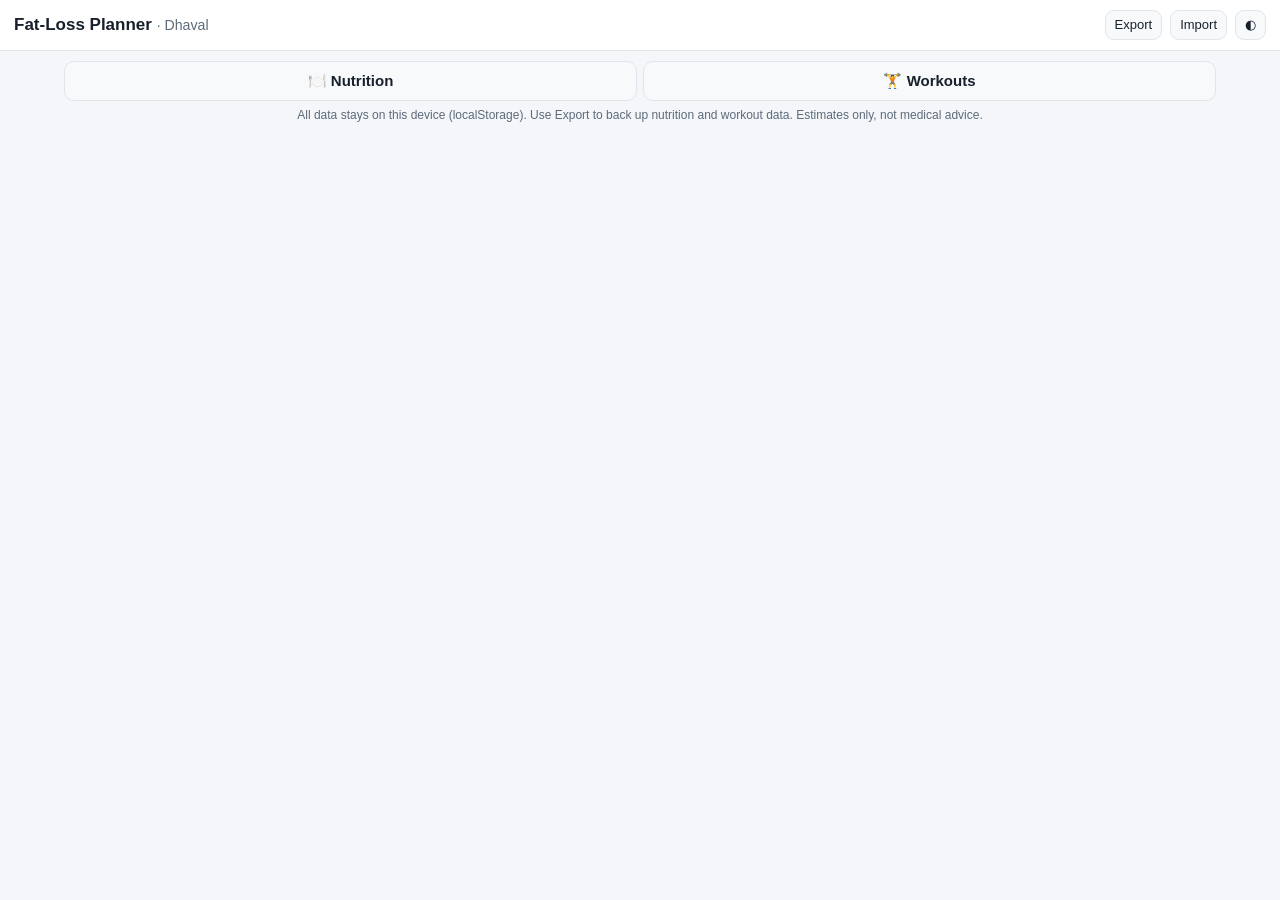
<file: original-v1.html>
<!DOCTYPE html>
<html lang="en">
<head>
<meta charset="utf-8">
<meta name="viewport" content="width=device-width,initial-scale=1,viewport-fit=cover">
<meta http-equiv="Content-Security-Policy" content="default-src 'none'; script-src 'unsafe-inline'; style-src 'unsafe-inline'; img-src data: blob:; connect-src 'none'; form-action 'none'">
<meta name="theme-color" content="#0f1720">
<title>Fat-Loss Planner — Dhaval</title>
<style>
:root{--bg:#f4f6f9;--card:#fff;--fg:#17202b;--muted:#5d6b7a;--line:#e1e6ec;--acc:#0e8f6e;--acc2:#2f6fdb;--warn:#b7570b;--warnbg:#fff4e6;--bad:#c62f3a;--p:#2f6fdb;--f:#d98a0b;--c:#0e8f6e;--in:#f7f9fb;--shadow:0 1px 3px rgba(0,0,0,.06),0 4px 14px rgba(0,0,0,.04)}
[data-theme=dark]{--bg:#0d131a;--card:#16202b;--fg:#e6edf3;--muted:#93a1b0;--line:#26333f;--acc:#2fc497;--acc2:#6b9cff;--warn:#f0a24b;--warnbg:#2c2113;--bad:#ff6b76;--p:#6b9cff;--f:#f0b44b;--c:#2fc497;--in:#0f1821;--shadow:none}
*{box-sizing:border-box}
html,body{margin:0;background:var(--bg);color:var(--fg);font:15px/1.45 -apple-system,BlinkMacSystemFont,"Segoe UI",Roboto,Helvetica,Arial,sans-serif;-webkit-text-size-adjust:100%}
header{position:sticky;top:0;z-index:5;display:flex;align-items:center;gap:8px;padding:10px 14px;background:var(--card);border-bottom:1px solid var(--line)}
header h1{font-size:17px;margin:0;flex:1}
header h1 small{color:var(--muted);font-weight:500}
main{max-width:1180px;margin:0 auto;padding:14px;display:grid;gap:14px;grid-template-columns:repeat(auto-fit,minmax(320px,1fr))}
.card{background:var(--card);border:1px solid var(--line);border-radius:14px;padding:16px;box-shadow:var(--shadow);min-width:0}
.card.wide{grid-column:1/-1}
.card h2{font-size:15px;margin:0 0 12px;text-transform:uppercase;letter-spacing:.04em;color:var(--muted)}
label{display:block;font-size:13px;color:var(--muted);margin-bottom:4px}
.f{margin-bottom:12px}
.row{display:flex;gap:8px;align-items:flex-end}
.row>*{flex:1;min-width:0}
input,select,button{font:inherit;color:var(--fg)}
input[type=number],input[type=date],select{width:100%;padding:9px 10px;border:1px solid var(--line);border-radius:9px;background:var(--in);min-height:40px}
input[type=range]{width:100%;accent-color:var(--acc)}
input:focus,select:focus{outline:2px solid var(--acc2);outline-offset:0}
button{border:1px solid var(--line);background:var(--in);border-radius:9px;padding:8px 12px;cursor:pointer;min-height:38px}
button.pri{background:var(--acc);border-color:var(--acc);color:#fff;font-weight:600}
button.sm{min-height:30px;padding:4px 9px;font-size:13px}
.hint{font-size:12px;color:var(--muted);margin-top:3px}
.key{font-weight:700}
.big{font-size:34px;font-weight:750;line-height:1.1;color:var(--acc)}
.big small{font-size:15px;color:var(--muted);font-weight:500}
.stats{display:grid;grid-template-columns:repeat(auto-fit,minmax(130px,1fr));gap:10px;margin:10px 0}
.stat{background:var(--in);border:1px solid var(--line);border-radius:10px;padding:9px 10px}
.stat .v{font-size:19px;font-weight:700}
.stat .l{font-size:12px;color:var(--muted)}
.warn{background:var(--warnbg);color:var(--warn);border-radius:9px;padding:9px 11px;font-size:13.5px;margin:8px 0;border:1px solid color-mix(in srgb,var(--warn) 30%,transparent)}
.ok{border-left:3px solid var(--acc);padding:6px 10px;font-size:13.5px;margin:8px 0;background:var(--in);border-radius:0 8px 8px 0}
details{margin-top:10px;font-size:13px;color:var(--muted);border-top:1px dashed var(--line);padding-top:8px}
details summary{cursor:pointer;color:var(--acc2);font-weight:600}
details p{margin:6px 0}
code{font-size:12px;background:var(--in);padding:1px 4px;border-radius:4px}
table{width:100%;border-collapse:collapse;font-size:14px}
th,td{padding:7px 6px;border-bottom:1px solid var(--line);text-align:right}
th:first-child,td:first-child{text-align:left}
th{font-size:12px;color:var(--muted);font-weight:600}
.bar{display:flex;height:12px;border-radius:6px;overflow:hidden;margin:10px 0 4px;background:var(--line)}
.bar i{display:block;height:100%}
.dot{display:inline-block;width:10px;height:10px;border-radius:3px;margin-right:6px;vertical-align:-1px}
.tablewrap{max-height:280px;overflow:auto;margin-top:10px}
canvas{width:100%;height:270px;display:block}
.pill{display:inline-block;font-size:11px;padding:1px 7px;border-radius:99px;background:var(--in);border:1px solid var(--line);color:var(--muted);margin-left:4px;vertical-align:2px}
.hide{display:none!important}
.cmp{display:grid;grid-template-columns:1fr 1fr;gap:10px}
footer{text-align:center;color:var(--muted);font-size:12px;padding:6px 14px 30px}
@media (max-width:420px){.big{font-size:30px}main{padding:10px;gap:10px}.card{padding:13px}}
.tabs{display:flex;gap:6px;max-width:1180px;margin:10px auto 0;padding:0 14px}
.tabs button,.subtabs button{flex:1;font-weight:600;border-radius:10px}
.tabs button.on,.subtabs button.on{background:var(--acc);border-color:var(--acc);color:#fff}
.subtabs{display:flex;gap:6px;grid-column:1/-1}
.subtabs button{min-height:34px;font-size:14px}
.muted{color:var(--muted);font-size:13px}
.chip{display:inline-flex;align-items:center;gap:4px;font-size:12px;padding:3px 8px;border-radius:99px;background:var(--in);border:1px solid var(--line);margin:2px 3px 2px 0}
.chip.done{border-color:var(--acc);color:var(--acc)}
.chip button{border:0;background:none;min-height:0;padding:0 2px;color:var(--muted);font-size:13px}
.wrow{display:grid;grid-template-columns:86px 1fr;gap:8px;align-items:start;padding:8px 0;border-bottom:1px solid var(--line)}
.wrow.today .wd{color:var(--acc);font-weight:700}
.wd{font-size:13px;cursor:pointer;text-decoration:underline dotted}
.wrow select{min-height:30px;padding:3px 6px;font-size:13px;width:auto;max-width:100%;margin-top:3px}
.rblock{border:1px solid var(--line);border-radius:12px;padding:10px;margin:10px 0;background:var(--in)}
.rhead{display:flex;flex-wrap:wrap;gap:6px;align-items:center;margin-bottom:6px}
.rhead b{font-size:15px;margin-right:auto}
.ex{padding:7px 0;border-top:1px dashed var(--line)}
.exn{font-size:14px;font-weight:600}
.exn .muted{font-weight:400}
.up{color:var(--acc);font-weight:600}
.sets{display:flex;flex-wrap:wrap;gap:6px;margin-top:5px}
.set{display:inline-flex;align-items:center;gap:3px;padding:4px 6px;border:1px solid var(--line);border-radius:8px;background:var(--card);font-size:12px;color:var(--fg);margin:0}
.set.done{border-color:var(--acc);background:color-mix(in srgb,var(--acc) 12%,var(--card))}
.set input[type=checkbox]{width:20px;height:20px;accent-color:var(--acc);margin:0}
.set input[type=number]{width:58px;min-height:30px;padding:3px 5px;font-size:13px}
.set input.r{width:44px}
.rgrid{display:grid;gap:10px;grid-template-columns:repeat(auto-fill,minmax(270px,1fr));margin-top:10px}
.rc{border:1px solid var(--line);border-radius:12px;padding:11px;background:var(--in);display:flex;flex-direction:column;gap:5px}
.rc.sel{border-color:var(--acc)}
.rc b{font-size:15px}
.rc details{margin-top:2px;padding-top:4px}
.rc table{font-size:12.5px}
.badge{display:inline-block;font-size:11px;padding:1px 7px;border-radius:99px;border:1px solid var(--line);color:var(--muted);margin:0 3px 2px 0;background:var(--card)}
.badge.c{color:var(--acc2);border-color:color-mix(in srgb,var(--acc2) 40%,transparent)}
.star{display:flex;align-items:center;gap:6px;font-size:13px;color:var(--fg);margin:0}
.star input{width:18px;height:18px;accent-color:var(--acc)}
.filters{display:grid;gap:8px;grid-template-columns:repeat(auto-fit,minmax(130px,1fr))}
.filters input[type=search]{width:100%;padding:9px 10px;border:1px solid var(--line);border-radius:9px;background:var(--in);min-height:40px;grid-column:1/-1}
.coach{list-style:none;padding:0;margin:0}
.coach li{padding:9px 10px;border-radius:9px;margin-bottom:7px;font-size:13.5px;background:var(--in);border-left:3px solid var(--acc2)}
.coach li.warn{border-left-color:var(--warn);background:var(--warnbg)}
.coach li.ok{border-left-color:var(--acc)}
.coach li b{display:block;margin-bottom:2px}
.cex{display:grid;grid-template-columns:2fr 1fr 1fr 52px 64px 60px 30px;gap:4px;margin-bottom:4px;align-items:center}
.cex input,.cex select{min-height:34px;padding:4px 6px;font-size:13px;width:100%;border:1px solid var(--line);border-radius:7px;background:var(--in)}
@media (max-width:560px){.cex{grid-template-columns:1fr 1fr 1fr;}.cex .cn{grid-column:1/-1}}
canvas.sm{height:220px}
.mgrid{display:grid;gap:8px;grid-template-columns:repeat(auto-fit,minmax(90px,1fr));align-items:end}
</style>
</head>
<body>
<header>
  <h1>Fat-Loss Planner <small>· Dhaval</small></h1>
  <button id="exportBtn" class="sm" title="Download all data as JSON">Export</button>
  <button id="importBtn" class="sm" title="Load a JSON backup">Import</button>
  <input type="file" id="importFile" accept="application/json,.json" class="hide">
  <button id="themeBtn" class="sm" aria-label="Toggle dark/light mode">◐</button>
</header>

<nav class="tabs" id="tabs"><button data-tab="nutrition">🍽️ Nutrition</button><button data-tab="workouts">🏋️ Workouts</button></nav>
<main id="tab-nutrition">
<!-- PROFILE -->
<section class="card">
  <h2>Profile</h2>
  <div class="row f">
    <div><label for="sex">Sex</label><select id="sex"><option value="male">Male</option><option value="female">Female</option></select></div>
    <div><label for="age">Age</label><input id="age" type="number" inputmode="numeric" min="14" max="100"></div>
  </div>
  <div class="f">
    <div class="row">
      <div style="flex:0 0 96px"><label for="hUnit">Height</label><select id="hUnit"><option value="ftin">ft/in</option><option value="cm">cm</option></select></div>
      <div id="hFtBox"><label for="hFt">ft</label><input id="hFt" type="number" inputmode="numeric" min="3" max="8"></div>
      <div id="hInBox"><label for="hIn">in</label><input id="hIn" type="number" inputmode="decimal" min="0" max="11.9" step="0.5"></div>
      <div id="hCmBox" class="hide"><label for="hCm">cm</label><input id="hCm" type="number" inputmode="decimal" min="100" max="250" step="0.5"></div>
    </div>
  </div>
  <div class="row f">
    <div style="flex:0 0 96px"><label for="wUnit">Units</label><select id="wUnit"><option value="lb">lb</option><option value="kg">kg</option></select></div>
    <div><label for="weight">Current weight (<span class="wu">lb</span>)</label><input id="weight" type="number" inputmode="decimal" step="0.1"></div>
  </div>
  <div class="f">
    <label for="bf">Current body fat % <span class="pill">optional</span></label>
    <input id="bf" type="number" inputmode="decimal" min="3" max="60" step="0.1" placeholder="e.g. 24 — enables Katch-McArdle">
  </div>
  <div class="row f">
    <div><label for="goalBf"><span class="key">Goal body fat %</span> ★</label><input id="goalBf" type="number" inputmode="decimal" min="3" max="50" step="0.5"></div>
    <div><label for="goalWeight">Goal weight (<span class="wu">lb</span>)</label><input id="goalWeight" type="number" inputmode="decimal" step="0.1"></div>
  </div>
  <div class="f">
    <label for="act">Activity level</label>
    <select id="act">
      <option value="1.2">Sedentary — desk job, little exercise (×1.2)</option>
      <option value="1.375">Light — 1–3 workouts/week (×1.375)</option>
      <option value="1.55">Moderate — 3–5 workouts/week (×1.55)</option>
      <option value="1.725">Very active — 6–7 workouts/week (×1.725)</option>
      <option value="1.9">Extreme — physical job + training (×1.9)</option>
    </select>
  </div>
  <div class="f">
    <label for="rate">Weekly loss rate: <b id="rateLbl"></b></label>
    <input id="rate" type="range" min="0.5" max="1" step="0.05">
    <div class="hint">0.5–1.0% of body weight per week, hard-capped at 2 lb (0.91 kg)/week.</div>
  </div>
</section>

<!-- ENERGY -->
<section class="card">
  <h2>Daily calories</h2>
  <div class="big" id="kcalBig">—</div>
  <div class="hint" id="kcalSub"></div>
  <div id="kcalWarn"></div>
  <div class="stats">
    <div class="stat"><div class="v" id="bmrV">—</div><div class="l">BMR · <span id="bmrM"></span></div></div>
    <div class="stat"><div class="v" id="tdeeV">—</div><div class="l">TDEE (maintenance)</div></div>
    <div class="stat"><div class="v" id="defV">—</div><div class="l">Daily deficit</div></div>
    <div class="stat"><div class="v" id="rateV">—</div><div class="l">Expected loss / week</div></div>
  </div>
  <div class="hint" id="basisNote"></div>
  <div class="f" style="margin-top:12px">
    <label for="override">Manual calorie override <span class="pill">optional</span></label>
    <div class="row"><input id="override" type="number" inputmode="numeric" step="10" placeholder="leave blank to use the plan"><button id="clearOverride" class="sm" style="flex:0 0 auto">Clear</button></div>
  </div>
  <details><summary>How this is calculated</summary>
    <p><b>Katch-McArdle</b> (used when body fat % is known): <code>BMR = 370 + 21.6 × LBM(kg)</code>, where <code>LBM = weight × (1 − BF%)</code>. It's more accurate for people with more or less muscle than average.</p>
    <p><b>Mifflin-St Jeor</b> (when body fat is unknown): <code>10×kg + 6.25×cm − 5×age + 5</code> (men) or <code>− 161</code> (women).</p>
    <p><b>TDEE</b> = BMR × activity multiplier. <b>Deficit</b> = weekly loss (lb) × 3,500 kcal ÷ 7.</p>
    <p><b>Floor</b>: calories never go below 1,500 (men) / 1,200 (women), or your BMR if that's higher. If the floor applies, you'll lose more slowly than the slider says, and the app shows the real rate.</p>
  </details>
</section>

<!-- GOAL -->
<section class="card">
  <h2>Goal</h2>
  <div class="cmp">
    <div class="stat"><div class="v" id="bfTargetV">—</div><div class="l">Target weight from goal BF% ★</div></div>
    <div class="stat"><div class="v" id="statedV">—</div><div class="l">Your stated goal weight</div></div>
  </div>
  <div class="stats">
    <div class="stat"><div class="v" id="curBfV">—</div><div class="l">Current body fat</div></div>
    <div class="stat"><div class="v" id="lbmV">—</div><div class="l">Lean body mass</div></div>
    <div class="stat"><div class="v" id="fatLoseV">—</div><div class="l">Fat to lose</div></div>
    <div class="stat"><div class="v" id="etaV">—</div><div class="l">Projected goal date</div></div>
  </div>
  <div id="goalNotes"></div>
  <details><summary>How this is calculated</summary>
    <p>Assuming lean mass is preserved (with high protein + resistance training), <code>target weight = LBM ÷ (1 − goal BF%)</code>. Everything you lose to get there is counted as fat: <code>fat to lose = current weight − target weight</code>.</p>
    <p>If you haven't entered body fat %, it's <i>estimated</i> from BMI with the Deurenberg formula (<code>1.2×BMI + 0.23×age − 10.8×(male) − 5.4</code>) for the goal only. That estimate can be off by ±5 points, so measuring helps.</p>
    <p><b>Timeline</b>: simulated week by week at your chosen % of the current weight, which shrinks as you get lighter, capped at 2 lb/week. If the calorie floor or an override is active, it uses the rate those calories imply instead.</p>
  </details>
</section>

<!-- MACROS -->
<section class="card">
  <h2>Macros</h2>
  <div class="row f">
    <div><label for="protMode">Protein basis</label>
      <select id="protMode"><option value="goal">1.0 g / lb goal weight</option><option value="lbm">g / lb lean body mass</option></select></div>
    <div id="protLbmBox"><label for="protLbm">g per lb LBM: <b id="protLbmLbl"></b></label><input id="protLbm" type="range" min="1" max="1.2" step="0.05"></div>
  </div>
  <div class="f"><label for="fatPerLb">Fat: <b id="fatLbl"></b> g / lb goal weight (min 20% of kcal)</label><input id="fatPerLb" type="range" min="0.3" max="0.4" step="0.01"></div>
  <table>
    <thead><tr><th>Macro</th><th>Grams</th><th>kcal</th><th>%</th></tr></thead>
    <tbody id="macroBody"></tbody>
  </table>
  <div class="bar" id="macroBar"></div>
  <div id="macroWarn"></div>
  <details><summary>How this is calculated</summary>
    <p><b>Protein</b>: 1.0 g per lb of goal weight (the target weight from your goal BF%, if available), or 1.0–1.2 g per lb of lean mass. It helps keep muscle during a deficit. 4 kcal/g.</p>
    <p><b>Fat</b>: 0.3–0.4 g per lb of goal weight, raised if needed so it's at least 20% of calories (to support hormones). 9 kcal/g.</p>
    <p><b>Carbs</b>: whatever calories remain, at 4 kcal/g. <b>Fiber</b>: 14 g per 1,000 kcal, at least 38 g (men) / 25 g (women).</p>
  </details>
</section>

<!-- PROGRESS -->
<section class="card wide">
  <h2>Progress log</h2>
  <div class="row f" style="flex-wrap:wrap">
    <div style="min-width:140px"><label for="logDate">Date</label><input id="logDate" type="date"></div>
    <div style="min-width:100px"><label for="logW">Weight (<span class="wu">lb</span>)</label><input id="logW" type="number" inputmode="decimal" step="0.1"></div>
    <div style="min-width:90px"><label for="logBf">BF % <span class="pill">opt</span></label><input id="logBf" type="number" inputmode="decimal" step="0.1"></div>
    <div style="flex:0 0 auto"><button id="addLog" class="pri">Add / update</button></div>
  </div>
  <div class="hint">Each entry recalculates BMR, TDEE and targets from your latest weight. Same date = replace. Weigh in under the same conditions (e.g. morning, after the bathroom).</div>
  <div id="adaptive"></div>
  <canvas id="chart" aria-label="Weight chart"></canvas>
  <div class="hint" id="legend"></div>
  <div class="tablewrap">
    <table><thead><tr><th>Date</th><th>Weight</th><th>BF %</th><th>Δ vs prev</th><th></th></tr></thead><tbody id="logBody"></tbody></table>
  </div>
  <details><summary>How adaptive adjustment works</summary>
    <p>Once your log covers at least 14 days, the app fits a straight trend line (least squares) through the last 4 weeks of weigh-ins, which smooths out day-to-day water swings. If the actual weekly loss is under 75% of what your calorie target should produce, it estimates your <i>real</i> maintenance as <code>intake + actual loss × 3,500 ÷ 7</code> and suggests a new target that keeps the deficit you chose (never below the floor). This assumes you actually ate the target. If you didn't, tighten your tracking before you cut calories.</p>
  </details>
</section>
</main>
<main id="tab-workouts" class="hide">
  <div class="subtabs" id="wsub"><button data-sub="plan">📅 Plan</button><button data-sub="library">📚 Routines</button><button data-sub="progress">📈 Progress</button></div>

  <section class="card wide sub-plan" id="dayCard">
    <div class="rhead"><h2 id="dayTitle" style="margin:0;margin-right:auto">Today's plan</h2><button class="sm hide" id="dayToday">Back to today</button></div>
    <div id="dayBody"></div>
    <div class="row" style="margin-top:6px"><select id="dayAdd" aria-label="Add a routine to this date"></select></div>
  </section>

  <section class="card sub-plan">
    <h2>Recommendations</h2>
    <ul class="coach" id="coach"></ul>
    <details><summary>How recommendations work</summary>
      <p>These are fixed rules, not AI. They use your nutrition data (calorie deficit, goal BF%, loss trend, calorie floor) and your workout log: strength days planned, sets completed last time, consecutive training weeks, muscle groups hit in the last 7 days, and consecutive hard days.</p>
    </details>
  </section>

  <section class="card sub-plan">
    <div class="rhead"><h2 style="margin:0;margin-right:auto">Week planner</h2>
      <button class="sm" id="wkPrev" aria-label="Previous week">‹</button><span class="muted" id="wkLbl"></span><button class="sm" id="wkNext" aria-label="Next week">›</button></div>
    <label class="star" style="margin:6px 0"><input type="checkbox" id="wkRepeat" checked> New assignments repeat weekly (↻). Untick for this date only.</label>
    <div id="week"></div>
    <div class="hint">Tap a date to open it in the day view. Pick routines in the Routines tab first.</div>
  </section>

  <section class="card wide sub-library">
    <h2>My Routines</h2>
    <div id="myR"></div>
  </section>

  <section class="card wide sub-library">
    <h2>Routine library</h2>
    <div class="filters">
      <input type="search" id="fQ" placeholder="Search routines or exercises…">
      <select id="fCat"></select><select id="fEq"></select><select id="fLv"></select><select id="fGoal"></select>
    </div>
    <div class="hint" id="fCount"></div>
    <div class="rgrid" id="lib"></div>
    <details><summary>How minutes and kcal are estimated</summary>
      <p><b>Minutes</b> = 5-minute warm-up + Σ sets × (≈40 s of work, or the timed duration, + rest). Cardio blocks use their stated duration.</p>
      <p><b>kcal</b> = MET × body weight (kg) × hours, using your latest weight from the planner. MET values are typical Compendium of Physical Activities figures; actual burn varies ±20–30%. Don't eat it back one-for-one.</p>
    </details>
  </section>

  <section class="card wide sub-library" id="customCard">
    <h2 id="cTitle">Create a custom routine</h2>
    <div class="filters">
      <div style="grid-column:1/-1"><label for="cName">Name</label><input id="cName" type="search" placeholder="e.g. Dhaval's Push Day"></div>
      <div><label for="cCat">Category</label><select id="cCat"></select></div>
      <div><label for="cEquip">Equipment</label><select id="cEquip"></select></div>
      <div><label for="cLevel">Level</label><select id="cLevel"></select></div>
      <div><label for="cGoal">Goal</label><select id="cGoal"></select></div>
      <div><label for="cMet">MET</label><input id="cMet" type="number" step="0.1" min="1" max="16" value="5"></div>
    </div>
    <div class="hint" style="margin:10px 0 4px">Exercises: name · muscle group · type · sets · reps (or "45s"/"30 min") · rest (s)</div>
    <div id="cEx"></div>
    <div class="row" style="margin-top:8px"><button class="sm" id="cAdd">+ Exercise</button><button class="sm" id="cReset">Clear</button><button class="pri" id="cSave">Save routine</button></div>
  </section>

  <section class="card wide sub-progress">
    <h2>Workout stats</h2>
    <div class="stats" id="wStats"></div>
    <h2 style="margin-top:14px">Weekly volume (sets × reps × weight)</h2>
    <canvas id="volChart" class="sm"></canvas>
  </section>

  <section class="card wide sub-progress">
    <h2>Strength PRs &amp; estimated 1RM</h2>
    <select id="exSel" aria-label="Exercise"></select>
    <div class="stats" id="exStats"></div>
    <canvas id="exChart" class="sm"></canvas>
    <div class="hint" id="exLegend"></div>
    <div class="tablewrap"><table><thead><tr><th>Exercise</th><th>Best set</th><th>Est. 1RM</th><th>Date</th></tr></thead><tbody id="prBody"></tbody></table></div>
    <details><summary>Epley formula</summary><p><code>1RM ≈ weight × (1 + reps ÷ 30)</code>. It's most accurate for sets of 10 reps or fewer. Only completed (checked) sets are counted.</p></details>
  </section>

  <section class="card wide sub-progress">
    <h2>Body measurements</h2>
    <div class="mgrid">
      <div><label for="mDate">Date</label><input id="mDate" type="date"></div>
      <div><label for="mWaist">Waist</label><input id="mWaist" type="number" step="0.1" inputmode="decimal"></div>
      <div><label for="mChest">Chest</label><input id="mChest" type="number" step="0.1" inputmode="decimal"></div>
      <div><label for="mHips">Hips</label><input id="mHips" type="number" step="0.1" inputmode="decimal"></div>
      <div><label for="mArms">Arms</label><input id="mArms" type="number" step="0.1" inputmode="decimal"></div>
      <div><label for="mThighs">Thighs</label><input id="mThighs" type="number" step="0.1" inputmode="decimal"></div>
      <div><button class="pri" id="mAdd" style="width:100%">Add</button></div>
    </div>
    <div class="hint">Units: <span class="lu">in</span> (follows the lb/kg setting). Weight is pulled from the Nutrition log (closest entry within 3 days).</div>
    <canvas id="mChart" class="sm" style="margin-top:10px"></canvas>
    <div class="hint" id="mLegend"></div>
    <div class="tablewrap"><table><thead><tr><th>Date</th><th>Waist</th><th>Chest</th><th>Hips</th><th>Arms</th><th>Thighs</th><th>Weight</th><th>Waist/ht</th><th></th></tr></thead><tbody id="mBody"></tbody></table></div>
  </section>
</main>

<footer>All data stays on this device (localStorage). Use Export to back up nutrition and workout data. Estimates only, not medical advice.</footer>

<script>
(function(){
'use strict';
var LB=2.2046226, KEY='fatLossPlanner.v1', DAY=864e5;
var DEF={profile:{sex:'male',age:30,heightCm:177.8,weightLb:200,bf:'',goalWeightLb:175,goalBf:15,act:1.375,ratePct:0.75,wUnit:'lb',hUnit:'ftin',protMode:'goal',protLbm:1.1,fatPerLb:0.35},logs:[],override:null,theme:null};
function $(id){return document.getElementById(id);}
function clone(o){return JSON.parse(JSON.stringify(o));}
function normalize(s){
  var d=clone(DEF); if(!s||typeof s!=='object')return d;
  var p=Object.assign(d.profile,s.profile||{});
  var logs=Array.isArray(s.logs)?s.logs.filter(function(l){return l&&/^\d{4}-\d{2}-\d{2}$/.test(l.date)&&isFinite(l.wLb)&&l.wLb>0;}).map(function(l){return {date:l.date,wLb:+l.wLb,bf:(l.bf===null||l.bf===''||l.bf===undefined||!isFinite(l.bf))?null:+l.bf};}):[];
  return {profile:p,logs:logs,override:(s.override&&isFinite(s.override))?+s.override:null,theme:s.theme||null};
}
function load(){try{return normalize(JSON.parse(localStorage.getItem(KEY)));}catch(e){return clone(DEF);}}
var S=load();
function save(){try{localStorage.setItem(KEY,JSON.stringify(S));}catch(e){}}

// ---- units / format
function kgMode(){return S.profile.wUnit==='kg';}
function fromLb(lb){return kgMode()?lb/LB:lb;}
function toLb(v){return kgMode()?v*LB:v;}
function r1(x){return Math.round(x*10)/10;}
function fmtW(lb,dp){if(lb==null||!isFinite(lb))return '—';return fromLb(lb).toFixed(dp==null?1:dp)+' '+S.profile.wUnit;}
function fmtK(k){return isFinite(k)?Math.round(k).toLocaleString():'—';}
function today(){var d=new Date();return d.getFullYear()+'-'+String(d.getMonth()+1).padStart(2,'0')+'-'+String(d.getDate()).padStart(2,'0');}
function tOf(ds){return new Date(ds+'T12:00:00').getTime();}
function fmtDate(t,short){return new Date(t).toLocaleDateString(undefined,short?{month:'short',day:'numeric'}:{month:'short',day:'numeric',year:'numeric'});}
function num(id){var v=$(id).value;return v===''?NaN:parseFloat(v);}
function sortedLogs(){return S.logs.slice().sort(function(a,b){return a.date<b.date?-1:a.date>b.date?1:0;});}

// ---- theme
function applyTheme(){
  var t=S.theme||(window.matchMedia&&matchMedia('(prefers-color-scheme: dark)').matches?'dark':'light');
  document.documentElement.setAttribute('data-theme',t);
  var m=document.querySelector('meta[name=theme-color]');if(m)m.content=t==='dark'?'#16202b':'#ffffff';
}
$('themeBtn').onclick=function(){S.theme=document.documentElement.getAttribute('data-theme')==='dark'?'light':'dark';save();applyTheme();render();};

// ---- inputs
function renderInputs(){
  var p=S.profile;
  $('sex').value=p.sex;$('age').value=p.age;$('hUnit').value=p.hUnit;
  var tin=p.heightCm/2.54,ft=Math.floor(tin/12),inch=r1(tin-ft*12);if(inch>=12){ft++;inch=0;}
  $('hFt').value=ft;$('hIn').value=inch;$('hCm').value=r1(p.heightCm);
  $('hFtBox').classList.toggle('hide',p.hUnit!=='ftin');$('hInBox').classList.toggle('hide',p.hUnit!=='ftin');$('hCmBox').classList.toggle('hide',p.hUnit==='ftin');
  $('wUnit').value=p.wUnit;
  $('weight').value=isFinite(p.weightLb)?r1(fromLb(p.weightLb)):'';
  $('goalWeight').value=isFinite(p.goalWeightLb)&&p.goalWeightLb>0?r1(fromLb(p.goalWeightLb)):'';
  $('bf').value=p.bf===''||p.bf==null?'':p.bf;
  $('goalBf').value=p.goalBf===''||p.goalBf==null?'':p.goalBf;
  $('act').value=String(p.act);$('rate').value=p.ratePct;
  $('protMode').value=p.protMode;$('protLbm').value=p.protLbm;$('fatPerLb').value=p.fatPerLb;
  $('override').value=S.override||'';
  document.querySelectorAll('.wu').forEach(function(e){e.textContent=p.wUnit;});
}
function readInputs(){
  var p=S.profile;
  p.sex=$('sex').value;
  var a=num('age');if(isFinite(a))p.age=a;
  if(p.hUnit==='ftin'){var ft=num('hFt'),inch=num('hIn');if(isFinite(ft))p.heightCm=(ft*12+(isFinite(inch)?inch:0))*2.54;}
  else{var cm=num('hCm');if(isFinite(cm))p.heightCm=cm;}
  var w=num('weight');if(isFinite(w)&&w>0)p.weightLb=toLb(w);
  var gw=num('goalWeight');p.goalWeightLb=isFinite(gw)&&gw>0?toLb(gw):NaN;
  var bf=num('bf');p.bf=isFinite(bf)&&bf>0&&bf<70?bf:'';
  var gb=num('goalBf');p.goalBf=isFinite(gb)&&gb>0&&gb<60?gb:'';
  p.act=parseFloat($('act').value);p.ratePct=parseFloat($('rate').value);
  p.protMode=$('protMode').value;p.protLbm=parseFloat($('protLbm').value);p.fatPerLb=parseFloat($('fatPerLb').value);
  var o=num('override');S.override=isFinite(o)&&o>=800?o:null;
}
['sex','age','hFt','hIn','hCm','weight','goalWeight','bf','goalBf','act','rate','protMode','protLbm','fatPerLb','override'].forEach(function(id){
  $(id).addEventListener('input',function(){readInputs();save();render();});
});
$('hUnit').addEventListener('change',function(){readInputs();S.profile.hUnit=this.value;save();renderInputs();render();});
$('wUnit').addEventListener('change',function(){readInputs();S.profile.wUnit=this.value;save();renderInputs();render();});
$('clearOverride').onclick=function(){S.override=null;save();renderInputs();render();};

// ---- core model
function weeklyLossLb(wLb,pct){return Math.min(wLb*pct/100,2);}
function trend(logs){
  if(logs.length<2)return null;
  var tl=tOf(logs[logs.length-1].date);
  var win=logs.filter(function(l){return tOf(l.date)>=tl-28*DAY;});
  if((tl-tOf(win[0].date))/DAY<14)win=logs; // widen if last 4 wks too short
  var span=(tl-tOf(win[0].date))/DAY;
  if(win.length<2||span<1)return {span:span,n:win.length};
  var n=win.length,sx=0,sy=0,sxx=0,sxy=0,t0=tOf(win[0].date);
  win.forEach(function(l){var x=(tOf(l.date)-t0)/DAY;sx+=x;sy+=l.wLb;sxx+=x*x;sxy+=x*l.wLb;});
  var den=n*sxx-sx*sx;if(den===0)return {span:span,n:n};
  var slope=(n*sxy-sx*sy)/den;
  return {span:span,n:n,lossPerWeek:-slope*7,from:win[0].date};
}
function compute(){
  var p=S.profile,logs=sortedLogs(),last=logs[logs.length-1];
  var wLb=last?last.wLb:p.weightLb,kg=wLb/LB,m={wLb:wLb,fromLog:!!last,notes:[]};
  // lean mass: latest real BF measurement; afterwards lean mass assumed constant
  var bfLog=null;for(var i=logs.length-1;i>=0;i--){if(logs[i].bf!=null){bfLog=logs[i];break;}}
  var lbm=null,bfSrc='';
  if(bfLog){lbm=bfLog.wLb*(1-bfLog.bf/100);bfSrc=bfLog===last?'from latest log':'measured '+fmtDate(tOf(bfLog.date),true)+', lean mass held constant';}
  else if(p.bf!==''){lbm=p.weightLb*(1-p.bf/100);bfSrc=last&&Math.abs(last.wLb-p.weightLb)>0.05?'profile BF%, lean mass held constant':'from profile';}
  m.measured=lbm!=null;
  var bmi=kg/Math.pow(p.heightCm/100,2);
  if(lbm==null){ // Deurenberg estimate, used for goal only
    var est=1.2*bmi+0.23*p.age-10.8*(p.sex==='male'?1:0)-5.4;est=Math.min(Math.max(est,5),60);
    lbm=wLb*(1-est/100);bfSrc='estimated from BMI';
  }
  m.lbm=lbm;m.curBf=(1-lbm/wLb)*100;m.bfSrc=bfSrc;m.bmi=bmi;
  m.bmr=m.measured?370+21.6*(lbm/LB):10*kg+6.25*p.heightCm-5*p.age+(p.sex==='male'?5:-161);
  m.bmrMethod=m.measured?'Katch-McArdle':'Mifflin-St Jeor';
  m.tdee=m.bmr*p.act;
  m.planRate=weeklyLossLb(wLb,p.ratePct);m.capped=wLb*p.ratePct/100>2;
  m.deficitPlan=m.planRate*3500/7;
  var raw=m.tdee-m.deficitPlan;
  m.sexFloor=p.sex==='male'?1500:1200;m.floor=Math.max(m.sexFloor,m.bmr);m.floorIsBmr=m.bmr>m.sexFloor;
  m.planKcal=Math.max(raw,m.floor);m.floored=raw<m.floor;
  m.kcal=S.override||m.planKcal;
  m.deficit=m.tdee-m.kcal;m.rate=m.deficit*7/3500;
  // goal
  m.goalBfTarget=p.goalBf!==''?lbm/(1-p.goalBf/100):null;
  m.stated=isFinite(p.goalWeightLb)&&p.goalWeightLb>0?p.goalWeightLb:null;
  m.target=m.goalBfTarget!=null?m.goalBfTarget:m.stated;
  m.toLose=m.target!=null?wLb-m.target:null;
  // timeline (simulate weekly)
  var constRate=(m.floored||S.override)?m.rate:null;
  m.weeks=null;
  if(m.toLose!=null&&m.toLose>0){
    var w=wLb,wk=0,path=[[0,w]];
    while(w>m.target&&wk<520){var d=constRate!=null?constRate:weeklyLossLb(w,p.ratePct);if(d<=0.01){wk=Infinity;break;}w=Math.max(w-d,m.target);wk++;path.push([wk,w]);}
    m.weeks=wk;m.path=path;
  }else if(m.toLose!=null)m.weeks=0;
  // protein / macros
  var protBase=m.target||wLb;
  if(p.protMode==='lbm')m.prot=lbm*p.protLbm;else m.prot=protBase*1.0;
  m.fatMinPct=0.2*m.kcal/9;m.fatPerLbG=(m.target||wLb)*p.fatPerLb;
  m.fat=Math.max(m.fatPerLbG,m.fatMinPct);m.fatRaised=m.fatMinPct>m.fatPerLbG;
  var rem=m.kcal-m.prot*4-m.fat*9;m.carb=Math.max(0,rem/4);m.carbNeg=rem<0;
  m.fiber=Math.max(14*m.kcal/1000,p.sex==='male'?38:25);
  // adaptive
  m.trend=trend(logs);
  if(m.trend&&m.trend.lossPerWeek!=null&&m.trend.span>=14){
    var t=m.trend;t.expected=m.rate;
    t.trailing=m.rate>0.1&&t.lossPerWeek<0.75*m.rate;
    t.fast=t.lossPerWeek>Math.max(1.3*m.rate,0)&&t.lossPerWeek>Math.min(wLb*0.01,2)+0.2;
    t.impliedTdee=m.kcal+t.lossPerWeek*3500/7;
    var want=Math.min(m.planRate,Math.max(0,m.planRate));
    t.suggest=Math.max(Math.round((t.impliedTdee-want*3500/7)/10)*10,Math.ceil(m.floor/10)*10);
    t.suggestFloored=t.impliedTdee-want*3500/7<m.floor;
    if(t.lossPerWeek>0.05&&m.target!=null&&wLb>m.target)t.weeksAtTrend=(wLb-m.target)/t.lossPerWeek;
  }
  m.logs=logs;
  return m;
}

// ---- render
function warn(msg){return '<div class="warn">⚠️ '+msg+'</div>';}
function note(msg){return '<div class="ok">'+msg+'</div>';}
var M=null;
function render(){
  var p=S.profile,m=M=compute();
  $('rateLbl').textContent=p.ratePct.toFixed(2)+'% / wk ≈ '+fmtW(m.planRate,2)+(m.capped?' (capped)':'');
  $('protLbmLbl').textContent=p.protLbm.toFixed(2);$('fatLbl').textContent=p.fatPerLb.toFixed(2);
  $('protLbmBox').style.visibility=p.protMode==='lbm'?'visible':'hidden';
  // energy
  $('kcalBig').innerHTML=fmtK(m.kcal)+' <small>kcal / day</small>';
  $('kcalSub').textContent=S.override?'Manual override (plan would be '+fmtK(m.planKcal)+' kcal)':'Plan for '+p.ratePct.toFixed(2)+'%/wk';
  var kw='';
  if(m.floored&&!S.override)kw+=warn('Calorie floor applied: the plan works out to '+fmtK(m.tdee-m.deficitPlan)+' kcal, below the minimum of '+fmtK(m.floor)+' kcal ('+(m.floorIsBmr?'your BMR':(p.sex==='male'?'1,500 for men':'1,200 for women'))+'). Expect about '+fmtW(Math.max(m.rate,0),2)+'/wk instead of '+fmtW(m.planRate,2)+'/wk. Adding activity will speed this up.');
  if(S.override&&S.override<m.floor)kw+=warn('Your override is below the safe floor of '+fmtK(m.floor)+' kcal.');
  if(S.override&&m.rate<=0)kw+=warn('Your override is at or above maintenance, so no loss is expected.');
  if(m.capped)kw+='<div class="hint">Rate capped at 2 lb/week.</div>';
  $('kcalWarn').innerHTML=kw;
  $('bmrV').textContent=fmtK(m.bmr);$('bmrM').textContent=m.bmrMethod;
  $('tdeeV').textContent=fmtK(m.tdee);$('defV').textContent=fmtK(m.deficit);
  $('rateV').textContent=fmtW(Math.max(m.rate,0),2);
  $('basisNote').textContent='Based on '+(m.fromLog?'latest logged weight ':'profile weight ')+fmtW(m.wLb)+' · BMI '+m.bmi.toFixed(1)+' · activity ×'+p.act;
  // goal
  $('bfTargetV').textContent=m.goalBfTarget!=null?fmtW(m.goalBfTarget):'set goal BF%';
  $('statedV').textContent=m.stated!=null?fmtW(m.stated):'—';
  $('curBfV').textContent=m.curBf.toFixed(1)+'%';
  $('curBfV').title=m.bfSrc;
  $('lbmV').textContent=fmtW(m.lbm);
  $('fatLoseV').textContent=m.toLose==null?'—':m.toLose>0?fmtW(m.toLose):'0 — at goal 🎉';
  $('etaV').textContent=m.weeks==null?'—':m.weeks===Infinity?'not reached':m.weeks===0?'reached':fmtDate(Date.now()+m.weeks*7*DAY)+' ';
  var gn='<div class="hint">Body fat: '+m.bfSrc+(m.weeks&&isFinite(m.weeks)?' · ≈ '+m.weeks+' weeks at the current plan':'')+'</div>';
  if(!m.measured)gn+=warn('No body-fat % entered, so the goal target uses a BMI-based estimate ('+m.curBf.toFixed(1)+'%). Enter a measured BF% (DEXA, calipers, smart scale) for an accurate target. It will also switch BMR to Katch-McArdle.');
  if(m.goalBfTarget!=null&&m.stated!=null){
    var diff=m.stated-m.goalBfTarget;
    if(Math.abs(diff)>=1)gn+=note('At '+fmtW(m.stated)+' with your lean mass kept, you\'d be about <b>'+((1-m.lbm/m.stated)*100).toFixed(1)+'% body fat</b>. Your '+p.goalBf+'% goal works out to '+fmtW(Math.abs(diff))+(diff>0?' <b>lighter</b>':' <b>heavier</b>')+' than your stated goal weight. The BF% target is used for planning.');
    else gn+=note('Your stated goal weight matches your goal BF% target.');
  }
  if(p.goalBf!==''&&p.goalBf<(p.sex==='male'?8:15))gn+=warn('A goal of '+p.goalBf+'% is very lean for a '+p.sex+' and hard to keep up long-term.');
  if(m.target!=null&&m.target/LB/Math.pow(p.heightCm/100,2)<18.5)gn+=warn('The target weight is below a BMI of 18.5. Double-check your goal.');
  if(m.weeks===Infinity)gn+=warn('At the current calories, you won\'t reach the goal (deficit ≤ 0).');
  if(m.trend&&m.trend.weeksAtTrend)gn+='<div class="hint">At your actual trend ('+fmtW(m.trend.lossPerWeek,2)+'/wk): '+fmtDate(Date.now()+m.trend.weeksAtTrend*7*DAY)+'</div>';
  $('goalNotes').innerHTML=gn;
  // macros
  var rows=[['Protein',m.prot,4,'var(--p)'],['Fat',m.fat,9,'var(--f)'],['Carbs',m.carb,4,'var(--c)']],tot=m.kcal,h='',bar='';
  rows.forEach(function(r){var kc=r[1]*r[2],pc=tot>0?kc/tot*100:0;h+='<tr><td><span class="dot" style="background:'+r[3]+'"></span>'+r[0]+'</td><td><b>'+Math.round(r[1])+' g</b></td><td>'+fmtK(kc)+'</td><td>'+pc.toFixed(0)+'%</td></tr>';bar+='<i style="width:'+pc+'%;background:'+r[3]+'"></i>';});
  h+='<tr><td>Fiber</td><td><b>'+Math.round(m.fiber)+' g</b></td><td colspan="2" style="color:var(--muted);font-size:12px">min target</td></tr>';
  $('macroBody').innerHTML=h;$('macroBar').innerHTML=bar;
  var mw='';
  if(m.fatRaised)mw+='<div class="hint">Fat raised to 20% of calories (the minimum).</div>';
  if(m.carbNeg)mw+=warn('Protein + fat use up more than the calorie target, so carbs are set to 0. Lower the fat or protein setting, or raise calories.');
  $('macroWarn').innerHTML=mw;
  renderLog(m);renderAdaptive(m);drawChart(m);
}

function renderLog(m){
  var logs=m.logs,h='';
  for(var i=logs.length-1;i>=0;i--){
    var l=logs[i],d=i>0?l.wLb-logs[i-1].wLb:null;
    h+='<tr><td>'+fmtDate(tOf(l.date))+'</td><td>'+fmtW(l.wLb)+'</td><td>'+(l.bf!=null?l.bf.toFixed(1):'—')+'</td><td style="color:'+(d==null?'inherit':d<=0?'var(--acc)':'var(--bad)')+'">'+(d==null?'—':(d>0?'+':'')+fromLb(d).toFixed(1))+'</td><td><button class="sm" data-del="'+l.date+'" aria-label="Delete">✕</button></td></tr>';
  }
  $('logBody').innerHTML=h||'<tr><td colspan="5" style="text-align:center;color:var(--muted)">No entries yet. Add your first weigh-in above.</td></tr>';
}
$('logBody').addEventListener('click',function(e){var d=e.target.getAttribute('data-del');if(d&&confirm('Delete entry for '+d+'?')){S.logs=S.logs.filter(function(l){return l.date!==d;});save();render();}});
$('logDate').value=today();
$('addLog').onclick=function(){
  var d=$('logDate').value,w=num('logW'),bf=num('logBf');
  if(!/^\d{4}-\d{2}-\d{2}$/.test(d)){alert('Pick a date.');return;}
  if(!isFinite(w)||w<=0){alert('Enter a weight.');return;}
  var e={date:d,wLb:toLb(w),bf:isFinite(bf)&&bf>0&&bf<70?bf:null};
  S.logs=S.logs.filter(function(l){return l.date!==d;});S.logs.push(e);
  save();$('logW').value='';$('logBf').value='';render();
};

function renderAdaptive(m){
  var t=m.trend,h='';
  if(!t){h=note('Log at least 2 weigh-ins across 14+ days to unlock adaptive adjustments.');}
  else if(t.lossPerWeek==null||t.span<14){h=note('Trend needs 14+ days of data (have '+Math.round(t.span)+' days, '+t.n+' entries).');}
  else{
    h='<div class="stats"><div class="stat"><div class="v">'+fmtW(t.lossPerWeek,2)+'</div><div class="l">Actual trend / wk (since '+fmtDate(tOf(t.from),true)+')</div></div><div class="stat"><div class="v">'+fmtW(Math.max(t.expected,0),2)+'</div><div class="l">Expected / wk at '+fmtK(m.kcal)+' kcal</div></div><div class="stat"><div class="v">'+fmtK(t.impliedTdee)+'</div><div class="l">Implied real TDEE</div></div></div>';
    if(t.trailing){
      if(t.suggest<m.kcal-5)h+=warn('Your loss is behind the plan ('+fmtW(t.lossPerWeek,2)+' vs '+fmtW(t.expected,2)+'/wk over '+Math.round(t.span)+' days). Your trend points to a real maintenance of about '+fmtK(t.impliedTdee)+' kcal. <b>Suggested target: '+fmtK(t.suggest)+' kcal/day</b>'+(t.suggestFloored?' (held at the safe floor; add steps or cardio to close the rest of the gap)':'')+'. <button class="sm pri" id="applySug">Apply as override</button>');
      else h+=warn('Your loss is behind the plan, but calories are already at the safe floor. Add activity (steps, cardio) instead, and double-check your food tracking.');
    }else if(t.fast)h+=note('You\'re losing faster than planned ('+fmtW(t.lossPerWeek,2)+'/wk). Above about 1%/wk you risk losing muscle. Consider eating up to <b>'+fmtK(t.suggest)+' kcal</b>. <button class="sm" id="applySug">Apply</button>');
    else h+=note('✅ On track. The actual trend is consistent with the plan.');
  }
  $('adaptive').innerHTML=h;
  var b=$('applySug');if(b)b.onclick=function(){S.override=t.suggest;save();renderInputs();render();};
}

// ---- chart
function css(v){return getComputedStyle(document.documentElement).getPropertyValue(v).trim();}
function drawChart(m){
  var c=$('chart'),dpr=window.devicePixelRatio||1,W=c.clientWidth||600,H=c.clientHeight||270;
  c.width=Math.round(W*dpr);c.height=Math.round(H*dpr);
  var x=c.getContext('2d');x.setTransform(dpr,0,0,dpr,0,0);x.clearRect(0,0,W,H);
  var fg=css('--fg'),mu=css('--muted'),ln=css('--line'),acc=css('--acc'),acc2=css('--acc2'),fcol=css('--f');
  var logs=m.logs,p=S.profile,series=[],now=tOf(today());
  var pts=logs.map(function(l){return [tOf(l.date),l.wLb];});
  if(pts.length){
    var t0=pts[0][0],w=pts[0][1],plan=[[t0,w]],tl=Math.max(pts[pts.length-1][0],now),tt=t0;
    while(tt<tl){tt+=7*DAY;w=Math.max(w-weeklyLossLb(w,p.ratePct),m.target||0);plan.push([tt,w]);}
    series.push({pts:plan,color:mu,dash:[2,4],w:1.5,label:'Original plan'});
  }
  var startT=pts.length?pts[pts.length-1][0]:now;
  if(m.path&&m.path.length>1){var pr=m.path.slice(0,105).map(function(q){return [startT+q[0]*7*DAY,q[1]];});series.push({pts:pr,color:acc2,dash:[6,4],w:2,label:'Projection'});}
  else if(!pts.length)series.push({pts:[[now,m.wLb]],color:acc2,dots:true,label:'Current'});
  if(pts.length)series.push({pts:pts,color:acc,w:2.5,dots:true,label:'Weigh-ins'});
  var all=[];series.forEach(function(s){all=all.concat(s.pts);});
  var xmin=Math.min.apply(null,all.map(function(q){return q[0];})),xmax=Math.max.apply(null,all.map(function(q){return q[0];}));
  var ys=all.map(function(q){return q[1];});if(m.target)ys.push(m.target);
  var ymin=Math.min.apply(null,ys),ymax=Math.max.apply(null,ys);
  if(xmax-xmin<7*DAY){xmin-=3.5*DAY;xmax+=3.5*DAY;}
  var pad=Math.max((ymax-ymin)*0.08,1);ymin-=pad;ymax+=pad;
  var L=44,R=10,T=12,B=26,pw=W-L-R,ph=H-T-B;
  function X(t){return L+(t-xmin)/(xmax-xmin)*pw;}function Y(v){return T+(1-(v-ymin)/(ymax-ymin))*ph;}
  x.font='11px system-ui,sans-serif';x.lineWidth=1;x.strokeStyle=ln;x.fillStyle=mu;x.textAlign='right';x.textBaseline='middle';
  for(var i=0;i<=4;i++){var v=ymin+(ymax-ymin)*i/4,yy=Y(v);x.beginPath();x.moveTo(L,yy);x.lineTo(W-R,yy);x.stroke();x.fillText(fromLb(v).toFixed(0),L-6,yy);}
  x.textAlign='center';x.textBaseline='top';var nt=Math.max(2,Math.min(6,Math.floor(pw/90)));
  for(i=0;i<=nt;i++){var t=xmin+(xmax-xmin)*i/nt;x.fillText(fmtDate(t,true),X(t),H-B+7);}
  if(m.target){x.strokeStyle=fcol;x.setLineDash([]);x.lineWidth=1.5;x.beginPath();x.moveTo(L,Y(m.target));x.lineTo(W-R,Y(m.target));x.stroke();x.fillStyle=fcol;x.textAlign='left';x.textBaseline='bottom';x.fillText('Goal '+fmtW(m.target),L+4,Y(m.target)-2);}
  series.forEach(function(s){
    x.strokeStyle=s.color;x.fillStyle=s.color;x.lineWidth=s.w||2;x.setLineDash(s.dash||[]);
    if(s.pts.length>1){x.beginPath();s.pts.forEach(function(q,j){j?x.lineTo(X(q[0]),Y(q[1])):x.moveTo(X(q[0]),Y(q[1]));});x.stroke();}
    x.setLineDash([]);
    if(s.dots)s.pts.forEach(function(q){x.beginPath();x.arc(X(q[0]),Y(q[1]),3.2,0,7);x.fill();});
  });
  $('legend').innerHTML=series.map(function(s){return '<span class="dot" style="background:'+s.color+'"></span>'+s.label;}).join(' &nbsp; ')+(m.target?' &nbsp; <span class="dot" style="background:'+fcol+'"></span>Goal':'')+' · y-axis in '+p.wUnit;
}
var rz;window.addEventListener('resize',function(){clearTimeout(rz);rz=setTimeout(function(){if(M)drawChart(M);},120);});

// ---- export / import
$('exportBtn').onclick=function(){
  var data=Object.assign({app:'fat-loss-planner',version:2,exportedAt:new Date().toISOString()},S);if(window.__FLW)data.workouts=window.__FLW.get();
  var b=new Blob([JSON.stringify(data,null,2)],{type:'application/json'}),u=URL.createObjectURL(b),a=document.createElement('a');
  a.href=u;a.download='fat-loss-planner-'+today()+'.json';document.body.appendChild(a);a.click();a.remove();setTimeout(function(){URL.revokeObjectURL(u);},1000);
};
$('importBtn').onclick=function(){$('importFile').click();};
$('importFile').onchange=function(){
  var f=this.files[0];if(!f)return;var r=new FileReader();
  r.onload=function(){try{var d=JSON.parse(r.result);if(!d||!d.profile)throw 0;
    var wk=d.workouts||{};if(!confirm('Replace current data with this backup ('+(d.logs||[]).length+' weight entries'+(d.workouts?', '+Object.keys(wk.log||{}).length+' workout days, '+(wk.custom||[]).length+' custom routines, '+(wk.meas||[]).length+' measurements':'')+')?'))return;
    S=normalize(d);save();applyTheme();renderInputs();render();if(d.workouts&&window.__FLW)window.__FLW.set(d.workouts);}catch(e){alert('That file is not a valid Fat-Loss Planner backup.');}};
  r.readAsText(f);this.value='';
};

applyTheme();renderInputs();render();
window.__FLP={get state(){return S;},compute:compute,render:render};
})();
</script>
<script>
(function(){
'use strict';
var KEY='fatLossPlanner.workouts.v1',DAY=864e5,LB=2.2046226,DOWN=['Mon','Tue','Wed','Thu','Fri','Sat','Sun'];
var GROUPS=['chest','back','shoulders','arms','legs','core','full','cardio','mobility'];
var MAIN=['chest','back','shoulders','arms','legs','core'];
var RES_CATS=['Strength','Bodyweight','Dumbbell','Circuit','Fat Loss'];
function $(id){return document.getElementById(id);}
function esc(s){return String(s==null?'':s).replace(/[&<>"']/g,function(c){return {'&':'&amp;','<':'&lt;','>':'&gt;','"':'&quot;',"'":'&#39;'}[c];});}
function ds(d){return d.getFullYear()+'-'+String(d.getMonth()+1).padStart(2,'0')+'-'+String(d.getDate()).padStart(2,'0');}
function today(){return ds(new Date());}
function tOf(s){return new Date(s+'T12:00:00').getTime();}
function addDays(s,n){var d=new Date(s+'T12:00:00');d.setDate(d.getDate()+n);return ds(d);}
function dow(s){return (new Date(s+'T12:00:00').getDay()+6)%7;}
function weekStart(s){return addDays(s,-dow(s));}
function fmtD(s,o){return new Date(s+'T12:00:00').toLocaleDateString(undefined,o||{weekday:'short',month:'short',day:'numeric'});}
function uniq(a){return a.filter(function(v,i){return a.indexOf(v)===i;});}
function sum(a){return a.reduce(function(x,y){return x+y;},0);}
// nutrition link
function N(){try{return window.__FLP.compute();}catch(e){return null;}}
function NS(){return window.__FLP?window.__FLP.state:null;}
function unit(){var s=NS();return s&&s.profile.wUnit==='kg'?'kg':'lb';}
function lu(){return unit()==='kg'?'cm':'in';}
function fromLb(lb){return unit()==='kg'?lb/LB:lb;}
function toLb(v){return unit()==='kg'?v*LB:v;}
function wDisp(lb){return lb==null||!isFinite(lb)?'':String(Math.round(fromLb(lb)*2)/2);}
function bodyKg(){var m=N();return m&&isFinite(m.wLb)?m.wLb/LB:80;}
function fmtK(k){return isFinite(k)?Math.round(k).toLocaleString():'—';}

function X(n,g,s,r,rest,t,min){return {n:n,g:g,s:s,r:String(r),rest:rest==null?60:rest,t:t||'w',min:min};}
function R(id,name,cat,equip,level,goal,met,desc,ex){return {id:id,name:name,cat:cat,equip:equip,level:level,goal:goal,met:met,desc:desc,ex:ex};}
var BB=['barbell','dumbbell','machine'],GYM=['barbell','machine'];
var LIB=[
// --- Strength splits
R('fb-a','Full Body A','Strength',['barbell','machine'],'beginner',['strength','hypertrophy'],5,'3 days/week full body. Alternate A/B (Mon A, Wed B, Fri A…).',[X('Back Squat','legs',3,'8',120),X('Bench Press','chest',3,'8',120),X('Barbell Row','back',3,'8',90),X('Overhead Press','shoulders',2,'10',90),X('Plank','core',3,'45s',45,'t')]),
R('fb-b','Full Body B','Strength',['barbell','dumbbell','machine'],'beginner',['strength','hypertrophy'],5,'Pairs with Full Body A.',[X('Deadlift','back',3,'5',150),X('Incline Dumbbell Press','chest',3,'10',90),X('Lat Pulldown','back',3,'10',90),X('Walking Lunge','legs',3,'10',90),X('Hanging Knee Raise','core',3,'12',60,'b')]),
R('fb-c','Full Body C (Hypertrophy)','Strength',BB,'intermediate',['hypertrophy'],5,'Higher-rep third full-body day.',[X('Front Squat','legs',3,'8-10',120),X('Dumbbell Bench Press','chest',3,'10-12',90),X('Chest-Supported Row','back',3,'10-12',90),X('Romanian Deadlift','legs',3,'10',90),X('Lateral Raise','shoulders',3,'15',45),X('Cable Crunch','core',3,'12-15',45)]),
R('ul-up','Upper (Upper/Lower)','Strength',BB,'intermediate',['strength','hypertrophy'],5,'4-day split: Upper, Lower, rest, Upper, Lower.',[X('Bench Press','chest',4,'6-8',150),X('Barbell Row','back',4,'6-8',120),X('Overhead Press','shoulders',3,'8-10',90),X('Pull-up','back',3,'6-10',90,'b'),X('Dumbbell Curl','arms',3,'10-12',60),X('Triceps Pushdown','arms',3,'10-12',60)]),
R('ul-lo','Lower (Upper/Lower)','Strength',BB,'intermediate',['strength','hypertrophy'],5.5,'Lower day of the 4-day upper/lower split.',[X('Back Squat','legs',4,'6-8',150),X('Romanian Deadlift','legs',3,'8-10',120),X('Leg Press','legs',3,'10-12',90),X('Leg Curl','legs',3,'12',60),X('Standing Calf Raise','legs',4,'12-15',60),X('Cable Crunch','core',3,'12-15',60)]),
R('ppl-push','Push (PPL)','Strength',BB,'intermediate',['hypertrophy','strength'],5,'Chest, shoulders, triceps. Run PPL 3 or 6 days/week.',[X('Bench Press','chest',4,'6-8',120),X('Seated Dumbbell Press','shoulders',3,'8-10',90),X('Incline Dumbbell Press','chest',3,'10-12',90),X('Lateral Raise','shoulders',3,'12-15',60),X('Triceps Pushdown','arms',3,'10-12',60),X('Overhead Triceps Extension','arms',2,'12',60)]),
R('ppl-pull','Pull (PPL)','Strength',BB,'intermediate',['hypertrophy','strength'],5,'Back, rear delts, biceps.',[X('Deadlift','back',3,'5',180),X('Pull-up','back',3,'6-10',90,'b'),X('Seated Cable Row','back',3,'10-12',90),X('Face Pull','shoulders',3,'15',60),X('Barbell Curl','arms',3,'8-10',60),X('Hammer Curl','arms',2,'12',60)]),
R('ppl-legs','Legs (PPL)','Strength',BB,'intermediate',['hypertrophy','strength'],5.5,'Quads, hamstrings, glutes, calves.',[X('Back Squat','legs',4,'6-8',150),X('Romanian Deadlift','legs',3,'8-10',120),X('Bulgarian Split Squat','legs',3,'10',90),X('Leg Curl','legs',3,'12',60),X('Standing Calf Raise','legs',4,'12-15',60),X('Hanging Leg Raise','core',3,'10-15',60,'b')]),
R('bro-chest','Bro Split · Chest','Strength',BB,'intermediate',['hypertrophy'],4.5,'5-day body-part split: Chest / Back / Shoulders / Arms / Legs.',[X('Bench Press','chest',4,'6-10',120),X('Incline Dumbbell Press','chest',4,'8-12',90),X('Cable Fly','chest',3,'12-15',60),X('Dips','chest',3,'8-12',90,'b'),X('Push-up','chest',2,'AMRAP',60,'b')]),
R('bro-back','Bro Split · Back','Strength',BB,'intermediate',['hypertrophy'],4.5,'Back day of the bro split.',[X('Deadlift','back',3,'5',180),X('Pull-up','back',4,'6-10',90,'b'),X('Barbell Row','back',4,'8-10',90),X('Lat Pulldown','back',3,'10-12',60),X('Seated Cable Row','back',3,'12',60)]),
R('bro-sh','Bro Split · Shoulders','Strength',BB,'intermediate',['hypertrophy'],4.5,'Shoulder day.',[X('Overhead Press','shoulders',4,'6-8',120),X('Lateral Raise','shoulders',4,'12-15',45),X('Rear Delt Fly','shoulders',3,'15',45),X('Face Pull','shoulders',3,'15',45),X('Dumbbell Shrug','back',3,'12',60)]),
R('bro-arms','Bro Split · Arms','Strength',BB,'intermediate',['hypertrophy'],4,'Biceps and triceps supersets.',[X('Close-Grip Bench Press','arms',4,'6-8',120),X('Barbell Curl','arms',4,'8-10',60),X('Overhead Triceps Extension','arms',3,'10-12',60),X('Incline Dumbbell Curl','arms',3,'10-12',60),X('Triceps Pushdown','arms',3,'12-15',45),X('Hammer Curl','arms',3,'12',45)]),
R('bro-legs','Bro Split · Legs','Strength',BB,'intermediate',['hypertrophy'],5.5,'Leg day.',[X('Back Squat','legs',4,'6-8',150),X('Leg Press','legs',4,'10-12',90),X('Romanian Deadlift','legs',3,'8-10',90),X('Leg Extension','legs',3,'12-15',60),X('Leg Curl','legs',3,'12-15',60),X('Standing Calf Raise','legs',4,'15',45)]),
R('5x5-a','5×5 Workout A','Strength',['barbell'],'beginner',['strength'],6,'StrongLifts-style linear progression. Alternate A/B 3×/week; add 5 lb each session.',[X('Back Squat','legs',5,'5',180),X('Bench Press','chest',5,'5',180),X('Barbell Row','back',5,'5',180)]),
R('5x5-b','5×5 Workout B','Strength',['barbell'],'beginner',['strength'],6,'Pairs with 5×5 A. Deadlift is 1×5 (add 10 lb/session).',[X('Back Squat','legs',5,'5',180),X('Overhead Press','shoulders',5,'5',180),X('Deadlift','back',1,'5',180)]),
R('mm-strength','Minimalist Strength (45 min)','Strength',['barbell'],'advanced',['strength'],6,'Heavy compound focus for experienced lifters short on time.',[X('Back Squat','legs',5,'3',210),X('Bench Press','chest',5,'3',210),X('Weighted Pull-up','back',4,'5',150,'b'),X('Ab Wheel Rollout','core',3,'10',60,'b')]),
// --- Bodyweight / home
R('bw-beg','Bodyweight Basics','Bodyweight',['bodyweight'],'beginner',['general','fat loss'],3.8,'No equipment. Good starting point at home.',[X('Bodyweight Squat','legs',3,'15',60,'b'),X('Push-up (knees ok)','chest',3,'8-12',60,'b'),X('Glute Bridge','legs',3,'15',45,'b'),X('Superman Hold','back',3,'30s',45,'t'),X('Plank','core',3,'30s',45,'t')]),
R('bw-int','Home Bodyweight Strength','Bodyweight',['bodyweight'],'intermediate',['strength','hypertrophy'],4.5,'Use a sturdy table for rows and a chair for split squats.',[X('Bulgarian Split Squat','legs',3,'10-12',60,'b'),X('Decline Push-up','chest',3,'10-15',60,'b'),X('Inverted Table Row','back',3,'8-12',60,'b'),X('Pike Push-up','shoulders',3,'8-10',60,'b'),X('Reverse Lunge','legs',3,'12',60,'b'),X('Hollow Hold','core',3,'30s',45,'t')]),
R('cali-adv','Calisthenics Advanced','Bodyweight',['bodyweight','pull-up bar'],'advanced',['strength','hypertrophy'],6,'Needs a pull-up bar and parallel bars/dip station.',[X('Pull-up','back',4,'8-12',90,'b'),X('Dips','chest',4,'10-15',90,'b'),X('Pistol Squat','legs',3,'5-8',90,'b'),X('Archer Push-up','chest',3,'6-8',60,'b'),X('Hanging Leg Raise','core',3,'10-15',60,'b'),X('L-sit','core',3,'15s',60,'t')]),
R('bw-quiet','Apartment Low-Impact (no jumping)','Bodyweight',['bodyweight'],'beginner',['general','fat loss'],4,'Quiet, joint-friendly, no jumps.',[X('Tempo Squat (3s down)','legs',3,'12',45,'b'),X('Incline Push-up','chest',3,'12',45,'b'),X('Reverse Lunge','legs',3,'10',45,'b'),X('Bird Dog','core',3,'10',30,'b'),X('Wall Sit','legs',3,'40s',45,'t'),X('Dead Bug','core',3,'10',30,'b')]),
R('bw-pullup','Pull-up Progression','Bodyweight',['pull-up bar'],'beginner',['strength'],4,'Build to your first pull-ups.',[X('Dead Hang','back',3,'30s',60,'t'),X('Scapular Pull-up','back',3,'8',60,'b'),X('Negative Pull-up (5s)','back',4,'4',90,'b'),X('Inverted Table Row','back',3,'10',60,'b')]),
// --- Dumbbell only
R('db-full','Dumbbell Full Body','Dumbbell',['dumbbell'],'beginner',['hypertrophy','general'],5,'Just a pair of dumbbells (and a bench or floor).',[X('Goblet Squat','legs',3,'10-12',75),X('Dumbbell Bench Press','chest',3,'8-12',75),X('One-Arm Dumbbell Row','back',3,'10',60),X('Dumbbell Romanian Deadlift','legs',3,'10',75),X('Seated Dumbbell Press','shoulders',3,'10',60),X('Plank','core',3,'45s',45,'t')]),
R('db-upper','Dumbbell Upper','Dumbbell',['dumbbell'],'intermediate',['hypertrophy'],5,'Upper day for a dumbbell-only upper/lower split.',[X('Dumbbell Bench Press','chest',4,'8-10',90),X('One-Arm Dumbbell Row','back',4,'8-10',75),X('Seated Dumbbell Press','shoulders',3,'10',75),X('Dumbbell Fly','chest',3,'12',60),X('Dumbbell Curl','arms',3,'12',45),X('Overhead Triceps Extension','arms',3,'12',45)]),
R('db-lower','Dumbbell Lower','Dumbbell',['dumbbell'],'intermediate',['hypertrophy'],5.5,'Lower day for a dumbbell-only split.',[X('Goblet Squat','legs',4,'10-12',75),X('Dumbbell Romanian Deadlift','legs',4,'10',75),X('Dumbbell Walking Lunge','legs',3,'12',75),X('Dumbbell Step-up','legs',3,'10',60),X('Single-Leg Calf Raise','legs',3,'15',45),X('Dumbbell Side Bend','core',3,'12',45)]),
R('db-pp','Dumbbell Push/Pull','Dumbbell',['dumbbell'],'intermediate',['hypertrophy'],5,'Antagonist supersets, efficient for time.',[X('Incline Dumbbell Press','chest',4,'10',60),X('Chest-Supported Dumbbell Row','back',4,'10',60),X('Arnold Press','shoulders',3,'10',60),X('Rear Delt Fly','shoulders',3,'15',45),X('Hammer Curl','arms',3,'12',45),X('Dumbbell Skull Crusher','arms',3,'12',45)]),
R('kb-strength','Kettlebell Strength','Dumbbell',['kettlebell'],'intermediate',['strength','fat loss'],6,'One kettlebell. Swings + grinds.',[X('Kettlebell Swing','legs',5,'15',60),X('Goblet Squat','legs',4,'10',75),X('Kettlebell Press','shoulders',3,'8',60),X('Kettlebell Row','back',3,'10',60),X('Turkish Get-up','full',3,'2',60)]),
// --- HIIT
R('hiit-tabata','Tabata Bodyweight (20 min)','HIIT',['bodyweight'],'intermediate',['fat loss','endurance'],8,'4 Tabata blocks: 8 rounds × 20 s on / 10 s off, 1 min between blocks.',[X('Burpee Tabata','full',1,'4 min',60,'t',4),X('Squat Jump Tabata','legs',1,'4 min',60,'t',4),X('Mountain Climber Tabata','core',1,'4 min',60,'t',4),X('High Knees Tabata','cardio',1,'4 min',0,'t',4)]),
R('hiit-bike','Bike Sprints 30/90','HIIT',['cardio machine'],'beginner',['fat loss','endurance'],8.5,'Stationary bike: 30 s hard / 90 s easy × 8, plus warm-up and cool-down.',[X('Warm-up spin','cardio',1,'5 min',0,'t',5),X('Sprint intervals 30s/90s ×8','cardio',1,'16 min',0,'t',16),X('Cool-down spin','cardio',1,'5 min',0,'t',5)]),
R('hiit-row','Rower Intervals','HIIT',['cardio machine'],'intermediate',['fat loss','endurance'],9,'6 × 500 m hard with 90 s rest.',[X('Easy row warm-up','cardio',1,'5 min',0,'t',5),X('500 m hard','cardio',6,'500m',90,'t'),X('Cool-down row','cardio',1,'5 min',0,'t',5)]),
R('hiit-kbemom','Kettlebell EMOM 20','HIIT',['kettlebell'],'intermediate',['fat loss','endurance'],9,'Every minute on the minute for 20 min, rotating the 4 moves.',[X('KB Swing ×15','legs',5,'1 min',0,'t',5),X('Goblet Squat ×10','legs',5,'1 min',0,'t',5),X('Push-up ×10','chest',5,'1 min',0,'t',5),X('KB Row ×8/side','back',5,'1 min',0,'t',5)]),
R('hiit-sprint','Hill / Track Sprints','HIIT',['none'],'advanced',['fat loss','endurance'],10,'8–10 × 15–20 s sprints, walk-back recovery.',[X('Jog warm-up + drills','cardio',1,'10 min',0,'t',10),X('Sprint 20s (walk back)','cardio',8,'20s',90,'t'),X('Cool-down walk','cardio',1,'5 min',0,'t',5)]),
// --- Steady cardio
R('c-walk','Brisk Walk 45 min','Cardio',['none'],'beginner',['fat loss','general'],4.3,'~3.5–4 mph. The most sustainable fat-loss tool; ≈ 5,000–6,000 steps.',[X('Brisk walk','cardio',1,'45 min',0,'t',45)]),
R('c-incline','Incline Treadmill Walk','Cardio',['cardio machine'],'beginner',['fat loss','endurance'],6,'10–12% incline, 3–3.5 mph, no holding the rails.',[X('Incline walk','cardio',1,'30 min',0,'t',30)]),
R('c-run','Easy Run (Zone 2)','Cardio',['none'],'intermediate',['endurance','fat loss'],8.3,'Conversational pace, ~6 mph.',[X('Easy run','cardio',1,'30 min',0,'t',30)]),
R('c-c25k','Run/Walk Intervals (Couch-to-5K)','Cardio',['none'],'beginner',['endurance','fat loss'],6.5,'8 × (60 s jog / 90 s walk) with warm-up/cool-down walks.',[X('Warm-up walk','cardio',1,'5 min',0,'t',5),X('Jog 60s / walk 90s','cardio',8,'2.5 min',0,'t'),X('Cool-down walk','cardio',1,'5 min',0,'t',5)]),
R('c-bike','Cycling (moderate)','Cardio',['cardio machine'],'beginner',['endurance','fat loss'],6.8,'Outdoor or stationary, 12–14 mph effort.',[X('Steady ride','cardio',1,'45 min',0,'t',45)]),
R('c-row','Steady Row','Cardio',['cardio machine'],'beginner',['endurance','fat loss'],7,'Moderate pace, focus on legs-hips-arms sequence.',[X('Steady row','cardio',1,'30 min',0,'t',30)]),
R('c-swim','Lap Swim','Cardio',['pool'],'intermediate',['endurance','fat loss'],7,'Freestyle, moderate effort; rest at the wall as needed.',[X('Lap swim','cardio',1,'30 min',0,'t',30)]),
R('c-elliptical','Elliptical (Zone 2)','Cardio',['cardio machine'],'beginner',['endurance','fat loss'],5,'Low-impact steady state.',[X('Elliptical','cardio',1,'40 min',0,'t',40)]),
R('c-10k','10k-Step Long Walk','Cardio',['none'],'beginner',['fat loss','general'],3.5,'An easy long walk, ~80–90 min. Great on rest days.',[X('Long walk','cardio',1,'85 min',0,'t',85)]),
// --- Circuits
R('ci-db','Dumbbell Metabolic Circuit','Circuit',['dumbbell'],'intermediate',['fat loss','endurance'],8,'4 rounds, minimal rest between moves, 90 s between rounds.',[X('Dumbbell Thruster','full',4,'12',20),X('Renegade Row','back',4,'8/side',20),X('Dumbbell Reverse Lunge','legs',4,'10/side',20),X('Push-up','chest',4,'12',20,'b'),X('Dumbbell Swing','legs',4,'15',90)]),
R('ci-bw','Bodyweight Fat-Burner Circuit','Circuit',['bodyweight'],'beginner',['fat loss'],7,'40 s on / 20 s off, 4 rounds.',[X('Jumping Jacks','cardio',4,'40s',20,'t'),X('Bodyweight Squat','legs',4,'40s',20,'t'),X('Push-up','chest',4,'40s',20,'t'),X('Mountain Climbers','core',4,'40s',20,'t'),X('Glute Bridge','legs',4,'40s',60,'t')]),
R('ci-kb','Kettlebell Complex','Circuit',['kettlebell'],'advanced',['fat loss','strength'],9,'Swing → clean → press → squat, no setting the bell down; 5 rounds.',[X('KB Swing','legs',5,'10',0),X('KB Clean','full',5,'5/side',0),X('KB Press','shoulders',5,'5/side',0),X('KB Front Squat','legs',5,'8',90)]),
R('ci-gym','Gym Machine Circuit','Circuit',['machine'],'beginner',['fat loss','general'],6,'3 rounds through machines, 30 s between stations.',[X('Leg Press','legs',3,'15',30),X('Chest Press Machine','chest',3,'12',30),X('Lat Pulldown','back',3,'12',30),X('Shoulder Press Machine','shoulders',3,'12',30),X('Seated Cable Row','back',3,'12',30),X('Cable Crunch','core',3,'15',60)]),
// --- Core
R('core-basic','Core Basics','Core',['bodyweight'],'beginner',['general'],3.8,'Spine-friendly anti-extension/rotation work.',[X('Dead Bug','core',3,'10/side',30,'b'),X('Plank','core',3,'40s',30,'t'),X('Side Plank','core',3,'30s/side',30,'t'),X('Bird Dog','core',3,'10/side',30,'b'),X('Glute Bridge','legs',3,'15',30,'b')]),
R('core-adv','Core Advanced','Core',['bodyweight','pull-up bar'],'advanced',['strength'],4.5,'Hard core strength work.',[X('Hanging Leg Raise','core',4,'12',60,'b'),X('Ab Wheel Rollout','core',4,'10',60,'b'),X('Pallof Press','core',3,'12/side',45),X('Dragon Flag Negative','core',3,'5',60,'b'),X('Weighted Side Plank','core',3,'30s/side',45,'t')]),
R('core-10','10-Minute Abs Finisher','Core',['bodyweight'],'beginner',['general','fat loss'],4,'Tack onto the end of any workout.',[X('Crunch','core',2,'20',15,'b'),X('Bicycle Crunch','core',2,'20',15,'b'),X('Leg Raise','core',2,'12',15,'b'),X('Plank','core',2,'45s',15,'t')]),
// --- Mobility / yoga / stretching
R('mob-flow','Full-Body Mobility Flow','Mobility',['none'],'beginner',['mobility'],2.5,'Daily 15-minute joint-by-joint flow.',[X('Cat-Cow','mobility',1,'60s',0,'t'),X("World's Greatest Stretch",'mobility',2,'5/side',0,'b'),X('90/90 Hip Switch','mobility',2,'8',0,'b'),X('Thoracic Open Book','mobility',2,'8/side',0,'b'),X('Deep Squat Hold','mobility',2,'45s',0,'t'),X('Shoulder CARs','mobility',2,'5/side',0,'b')]),
R('mob-yoga','Yoga for Lifters','Mobility',['none'],'beginner',['mobility','general'],3,'30 min of slow vinyasa-style holds.',[X('Sun Salutation A','mobility',3,'2 min',0,'t'),X('Low Lunge','mobility',2,'45s/side',0,'t'),X('Pigeon Pose','mobility',2,'60s/side',0,'t'),X('Downward Dog','mobility',3,'45s',0,'t'),X("Child's Pose",'mobility',2,'60s',0,'t'),X('Supine Twist','mobility',2,'45s/side',0,'t')]),
R('mob-stretch','Post-Workout Stretch','Mobility',['none'],'beginner',['mobility'],2.3,'10 minutes of static stretching after training.',[X('Hamstring Stretch','mobility',1,'45s/side',0,'t'),X('Quad Stretch','mobility',1,'45s/side',0,'t'),X('Chest Doorway Stretch','mobility',1,'45s',0,'t'),X('Lat Stretch','mobility',1,'45s/side',0,'t'),X('Calf Stretch','mobility',1,'45s/side',0,'t')]),
R('mob-desk','Desk-Worker Hip & Back Reset','Mobility',['none'],'beginner',['mobility'],2.5,'Undo sitting: hips, T-spine, glutes.',[X('Couch Stretch','mobility',2,'45s/side',0,'t'),X('Glute Bridge','legs',2,'15',0,'b'),X('Thread the Needle','mobility',2,'8/side',0,'b'),X('Wall Angels','mobility',2,'10',0,'b'),X('Dead Hang','back',2,'30s',0,'t')]),
// --- Fat-loss focused
R('fl-strfin','Fat-Loss Strength + Finisher','Fat Loss',['barbell','dumbbell'],'intermediate',['fat loss','strength'],6.5,'Heavy compounds keep muscle; 8-minute finisher adds burn.',[X('Trap Bar Deadlift','legs',4,'5',150),X('Incline Dumbbell Press','chest',3,'8',90),X('Lat Pulldown','back',3,'10',75),X('Goblet Squat','legs',3,'12',60),X('Finisher: Bike 20s/40s ×8','cardio',1,'8 min',0,'t',8)]),
R('fl-beg','Beginner Fat-Loss Day','Fat Loss',['bodyweight','dumbbell'],'beginner',['fat loss','general'],5,'Strength circuit + walk. Do 3×/week, walk on other days.',[X('Goblet Squat','legs',3,'12',45),X('Incline Push-up','chest',3,'10',45,'b'),X('One-Arm Dumbbell Row','back',3,'10',45),X('Glute Bridge','legs',3,'15',45,'b'),X('Brisk walk','cardio',1,'20 min',0,'t',20)]),
R('fl-cond','Lean-Out Conditioning','Fat Loss',['kettlebell','dumbbell','bodyweight'],'advanced',['fat loss','endurance'],8.5,'Strength-endurance supersets, 30–40 min.',[X('Kettlebell Swing','legs',5,'20',30),X('Push-up','chest',5,'15',30,'b'),X('Dumbbell Walking Lunge','legs',4,'12/side',45),X('Renegade Row','back',4,'8/side',45),X('Burpee','full',3,'12',60,'b'),X('Mountain Climbers','core',3,'40s',30,'t')]),
R('fl-ppl-cardio','Lift + Zone 2 Combo','Fat Loss',['barbell','cardio machine'],'intermediate',['fat loss','hypertrophy'],5.5,'Short full-body lift then 20 min easy cardio.',[X('Back Squat','legs',3,'6-8',120),X('Bench Press','chest',3,'6-8',120),X('Seated Cable Row','back',3,'10',75),X('Incline walk / bike','cardio',1,'20 min',0,'t',20)])
];


// ---- state
var DEFW={sel:['fb-a','fb-b','c-walk','mob-flow'],custom:[],tpl:[['fb-a'],['c-walk'],['fb-b'],['mob-flow'],['fb-a'],['c-walk'],[]],extra:{},log:{},meas:[]};
function normW(w){
  var d=JSON.parse(JSON.stringify(DEFW));if(!w||typeof w!=='object')return d;
  if(Array.isArray(w.sel))d.sel=w.sel.filter(function(x){return typeof x==='string';});
  if(Array.isArray(w.custom))d.custom=w.custom.filter(function(r){return r&&r.id&&r.name&&Array.isArray(r.ex);});
  if(Array.isArray(w.tpl)&&w.tpl.length===7)d.tpl=w.tpl.map(function(a){return Array.isArray(a)?a.filter(function(x){return typeof x==='string';}):[];});
  if(w.extra&&typeof w.extra==='object')d.extra=w.extra;
  if(w.log&&typeof w.log==='object')d.log=w.log;
  if(Array.isArray(w.meas))d.meas=w.meas.filter(function(m){return m&&/^\d{4}-\d{2}-\d{2}$/.test(m.date);});
  return d;
}
var W;try{W=normW(JSON.parse(localStorage.getItem(KEY)));}catch(e){W=normW(null);}
function save(){try{localStorage.setItem(KEY,JSON.stringify(W));}catch(e){}}
var UI={sub:localStorage.getItem('fatLossPlanner.wsub')||'plan',day:today(),wOff:0,editing:null,exSel:''};

// ---- routine helpers
function routine(id){for(var i=0;i<W.custom.length;i++)if(W.custom[i].id===id)return W.custom[i];for(i=0;i<LIB.length;i++)if(LIB[i].id===id)return LIB[i];return null;}
function nums(r){return String(r).match(/\d+(\.\d+)?/g);}
var TIMED=/\d\s*s\b|min|\d\s*m\b/i;
function lowReps(r){var n=nums(r);return n&&!TIMED.test(r)?parseInt(n[0],10):null;}
function topReps(r){var n=nums(r);return n&&!TIMED.test(r)?parseInt(n[n.length-1],10):null;}
function workSec(e){
  var r=String(e.r),side=/side/.test(r)?2:1,n=nums(r);
  if(e.t==='t'&&n){var v=parseFloat(n[0]);if(/min/.test(r))return v*60*side;if(/\d\s*m\b|m$/.test(r))return v*0.24*side;return v*side;}
  return 40*side;
}
function estMin(r){var allMin=r.ex.every(function(e){return e.min;});
  var m=sum(r.ex.map(function(e){return e.min?e.min:e.s*(workSec(e)+(+e.rest||0))/60;}))+(allMin?0:5);
  return Math.max(5,Math.round(m/5)*5);}
function estKcal(met,min,kg){return met*(kg||bodyKg())*min/60;}
function isRes(r){return r&&RES_CATS.indexOf(r.cat)>=0&&r.ex.some(function(e){return e.t!=='t'&&MAIN.indexOf(e.g)>=0;});}
function isHard(r){return r&&(isRes(r)||r.cat==='HIIT');}
function rGroups(r){return uniq(r.ex.filter(function(e){return e.t!=='t'||e.g!=='cardio';}).map(function(e){return e.g;}));}

// ---- log helpers
function logDates(){return Object.keys(W.log).sort();}
function setsOf(s){var a=[];s.ex.forEach(function(e){e.sets.forEach(function(x){a.push(x);});});return a;}
function sessDone(s){return setsOf(s).some(function(x){return x.d;});}
function sessFrac(s){var a=setsOf(s);return a.length?a.filter(function(x){return x.d;}).length/a.length:0;}
function dayDone(d){var L=W.log[d];return !!L&&Object.keys(L).some(function(k){return sessDone(L[k]);});}
function daySessions(d){var L=W.log[d]||{};return Object.keys(L).map(function(k){return L[k];}).filter(sessDone);}
function lastPerf(name,before){
  var dd=logDates().filter(function(d){return d<before;}).reverse();
  for(var i=0;i<dd.length;i++){var L=W.log[dd[i]];for(var k in L){var ex=L[k].ex;for(var j=0;j<ex.length;j++){if(ex[j].n===name&&ex[j].sets.some(function(x){return x.d;}))return {date:dd[i],ex:ex[j]};}}}
  return null;
}
function overload(e,before){
  if(e.t==='t')return null;
  var lp=lastPerf(e.n,before);if(!lp)return null;
  var sets=lp.ex.sets,done=sets.filter(function(x){return x.d;}),last=done[done.length-1],top=topReps(e.r);
  var all=done.length===sets.length&&done.every(function(x){return top==null||(x.r||0)>=top;});
  var o={date:lp.date,w:last.w,r:last.r,all:all,name:e.n};
  if(all){
    if(last.w>0&&e.t==='w'){o.sugW=last.w+(unit()==='kg'?2.5*LB:5);o.sugR=lowReps(e.r)||last.r;o.msg='+'+(unit()==='kg'?'2.5 kg':'5 lb')+' → '+wDisp(o.sugW)+' '+unit();}
    else{o.sugR=(last.r||top||0)+1;o.msg='+1–2 reps → '+o.sugR+'+ reps';}
  }
  return o;
}
function virtual(d,id){
  var r=routine(id);if(!r)return null;var min=estMin(r);
  return {rid:id,name:r.name,cat:r.cat,met:r.met,min:min,kg:bodyKg(),ex:r.ex.map(function(e){
    var o=overload(e,d),w=null,rp=e.t==='t'?null:lowReps(e.r),hint='';
    if(o){w=o.sugW||o.w||null;rp=o.sugR||o.r||rp;hint=o.all?'↑ Progress: all sets done on '+fmtD(o.date,{month:'short',day:'numeric'})+'. Try '+o.msg:'Last: '+(o.w?wDisp(o.w)+' '+unit()+' × ':'')+(o.r||'?')+' on '+fmtD(o.date,{month:'short',day:'numeric'})+'. Repeat it and finish every set';}
    return {n:e.n,g:e.g,t:e.t,r:e.r,rest:e.rest,hint:hint,sets:Array.from({length:Math.max(1,e.s)},function(){return {d:false,w:w,r:rp};})};
  })};
}
function sessFor(d,id){return (W.log[d]&&W.log[d][id])||virtual(d,id);}
function materialize(d,id){W.log[d]=W.log[d]||{};if(!W.log[d][id]){var v=virtual(d,id);if(!v)return null;W.log[d][id]=v;}return W.log[d][id];}
function planned(d){return uniq((W.tpl[dow(d)]||[]).concat(W.extra[d]||[]));}
function dayRoutines(d){return uniq(planned(d).concat(Object.keys(W.log[d]||{}))).filter(function(id){return routine(id)||(W.log[d]&&W.log[d][id]);});}
function myRoutines(){return W.sel.map(routine).filter(Boolean);}
function routineOpts(ph){return '<option value="">'+ph+'</option>'+myRoutines().map(function(r){return '<option value="'+esc(r.id)+'">'+esc(r.name)+'</option>';}).join('');}

// ---- day view
function renderDay(){
  var d=UI.day,isT=d===today(),ids=dayRoutines(d);
  $('dayTitle').textContent=(isT?"Today's plan · ":'Plan · ')+fmtD(d);
  $('dayToday').classList.toggle('hide',isT);
  var h='';
  ids.forEach(function(id){
    var s=sessFor(d,id);if(!s)return;
    var all=setsOf(s),dn=all.filter(function(x){return x.d;}).length,kc=estKcal(s.met,s.min,s.kg);
    var isExtra=(W.extra[d]||[]).indexOf(id)>=0,att='data-d="'+d+'" data-id="'+esc(id)+'"';
    h+='<div class="rblock"><div class="rhead"><b>'+esc(s.name)+'</b><span class="pill">'+dn+'/'+all.length+' sets</span><span class="muted">~'+s.min+' min · ~'+fmtK(kc)+' kcal</span>'+
      '<button class="sm" data-act="all" '+att+'>'+(dn===all.length?'Undo all':'✓ All')+'</button>'+(isExtra?'<button class="sm" data-act="rmx" '+att+' title="Remove from this date">✕</button>':'')+'</div>';
    s.ex.forEach(function(e,ei){
      h+='<div class="ex"><div class="exn">'+esc(e.n)+' <span class="muted">'+e.sets.length+'×'+esc(e.r)+(+e.rest?' · rest '+e.rest+'s':'')+' · '+esc(e.g)+'</span></div>'+(e.hint?'<div class="hint'+(e.hint.charAt(0)==='↑'?' up':'')+'">'+esc(e.hint)+'</div>':'')+'<div class="sets">';
      e.sets.forEach(function(x,si){
        var a=att+' data-ei="'+ei+'" data-si="'+si+'"';
        h+='<label class="set'+(x.d?' done':'')+'"><input type="checkbox" data-f="d" '+a+(x.d?' checked':'')+' aria-label="Set '+(si+1)+' done">';
        if(e.t!=='t')h+='<input type="number" class="w" data-f="w" '+a+' value="'+wDisp(x.w)+'" placeholder="'+(e.t==='b'?'+'+unit():unit())+'" step="0.5" min="0" inputmode="decimal" aria-label="Weight">×<input type="number" class="r" data-f="r" '+a+' value="'+(x.r!=null?x.r:'')+'" placeholder="reps" min="0" inputmode="numeric" aria-label="Reps">';
        else h+='<span>'+esc(e.r)+'</span>';
        h+='</label>';
      });
      h+='</div></div>';
    });
    h+='</div>';
  });
  if(!h)h='<div class="ok">😴 Rest day: nothing scheduled. An easy walk or the mobility flow is a good way to hit your step target. Add a routine below or in the week planner.</div>';
  $('dayBody').innerHTML=h;
  $('dayAdd').innerHTML=routineOpts('+ Add a routine to this date only…');
}
$('dayBody').addEventListener('change',function(e){
  var t=e.target,f=t.getAttribute('data-f');if(!f)return;
  var s=materialize(t.getAttribute('data-d'),t.getAttribute('data-id'));if(!s)return;
  var x=s.ex[+t.getAttribute('data-ei')].sets[+t.getAttribute('data-si')];
  if(f==='d'){x.d=t.checked;t.parentNode.classList.toggle('done',t.checked);}
  else{var v=t.value===''?null:parseFloat(t.value);x[f]=v==null||!isFinite(v)?null:(f==='w'?toLb(v):Math.round(v));}
  save();
  if(f==='d'){var all=setsOf(s),dn=all.filter(function(y){return y.d;}).length,blk=t.closest('.rblock');if(blk)blk.querySelector('.pill').textContent=dn+'/'+all.length+' sets';renderCoach();renderWeek();}
});
$('dayBody').addEventListener('click',function(e){
  var b=e.target.closest('button[data-act]');if(!b)return;var d=b.getAttribute('data-d'),id=b.getAttribute('data-id'),act=b.getAttribute('data-act');
  if(act==='all'){var s=materialize(d,id);if(!s)return;var all=setsOf(s),v=!all.every(function(x){return x.d;});all.forEach(function(x){x.d=v;});}
  if(act==='rmx'){W.extra[d]=(W.extra[d]||[]).filter(function(x){return x!==id;});if(W.log[d]&&W.log[d][id]&&!sessDone(W.log[d][id]))delete W.log[d][id];}
  save();renderPlan();
});
$('dayAdd').onchange=function(){var id=this.value;if(!id)return;var d=UI.day;W.extra[d]=uniq((W.extra[d]||[]).concat([id]));save();renderPlan();};
$('dayToday').onclick=function(){UI.day=today();renderPlan();};

// ---- week planner
function renderWeek(){
  var ws=addDays(weekStart(today()),7*UI.wOff),h='',td=today();
  $('wkLbl').textContent=fmtD(ws,{month:'short',day:'numeric'})+' – '+fmtD(addDays(ws,6),{month:'short',day:'numeric'});
  var opts=routineOpts('+ add');
  for(var i=0;i<7;i++){
    var d=addDays(ws,i),tpl=W.tpl[i]||[],ex=W.extra[d]||[],ids=dayRoutines(d),chips='';
    ids.forEach(function(id){
      var r=routine(id)||(W.log[d]&&W.log[d][id]),s=W.log[d]&&W.log[d][id],done=s&&sessDone(s),full=s&&sessFrac(s)===1;
      var rm=tpl.indexOf(id)>=0?'<button data-act="rmtpl" data-i="'+i+'" data-id="'+esc(id)+'" title="Remove from every '+DOWN[i]+'">✕</button>':ex.indexOf(id)>=0?'<button data-act="rmx" data-d="'+d+'" data-id="'+esc(id)+'" title="Remove from this date">✕</button>':'';
      chips+='<span class="chip'+(done?' done':'')+'">'+(full?'✅ ':done?'◐ ':'')+(tpl.indexOf(id)>=0?'↻ ':'')+esc(r.name)+rm+'</span>';
    });
    h+='<div class="wrow'+(d===td?' today':'')+'"><div class="wd" data-day="'+d+'">'+DOWN[i]+' '+fmtD(d,{day:'numeric'})+(d===UI.day?' •':'')+'</div><div>'+(chips||'<span class="muted">Rest</span>')+'<br><select data-add="'+i+'" data-d="'+d+'" aria-label="Add routine to '+DOWN[i]+'">'+opts+'</select></div></div>';
  }
  $('week').innerHTML=h;
}
$('week').addEventListener('click',function(e){
  var dd=e.target.closest('[data-day]');if(dd){UI.day=dd.getAttribute('data-day');renderPlan();$('dayCard').scrollIntoView({behavior:'smooth'});return;}
  var b=e.target.closest('button[data-act]');if(!b)return;var id=b.getAttribute('data-id');
  if(b.getAttribute('data-act')==='rmtpl'){var i=+b.getAttribute('data-i');W.tpl[i]=W.tpl[i].filter(function(x){return x!==id;});}
  else{var d=b.getAttribute('data-d');W.extra[d]=(W.extra[d]||[]).filter(function(x){return x!==id;});}
  save();renderPlan();
});
$('week').addEventListener('change',function(e){
  var s=e.target;if(!s.hasAttribute('data-add')||!s.value)return;
  if($('wkRepeat').checked){var i=+s.getAttribute('data-add');W.tpl[i]=uniq(W.tpl[i].concat([s.value]));}
  else{var d=s.getAttribute('data-d');W.extra[d]=uniq((W.extra[d]||[]).concat([s.value]));}
  save();renderPlan();
});
$('wkPrev').onclick=function(){UI.wOff--;renderWeek();};
$('wkNext').onclick=function(){UI.wOff++;renderWeek();};

// ---- recommendations (rule-based)
function trainedGroups(from,to){var g={};logDates().forEach(function(d){if(d<from||d>to)return;daySessions(d).forEach(function(s){s.ex.forEach(function(e){if(e.t!=='t'&&e.sets.some(function(x){return x.d;})){g[e.g==='full'?'legs':e.g]=d;}});});});return g;}
function hardOn(d){return daySessions(d).some(function(s){return RES_CATS.indexOf(s.cat)>=0||s.cat==='HIIT';});}
function resSessionsInWeek(ws){var n=0;for(var i=0;i<7;i++){var d=addDays(ws,i);if(daySessions(d).some(function(s){return RES_CATS.indexOf(s.cat)>=0;}))n++;}return n;}
function coach(){
  var out=[],m=N(),S=NS(),p=S&&S.profile,td=today();
  function add(l,t,x){out.push({l:l,t:t,x:x});}
  var resDays=0,hiitDays=0,planDays=0;
  W.tpl.forEach(function(a){var rs=a.map(routine).filter(Boolean);if(rs.length)planDays++;if(rs.some(isRes))resDays++;if(rs.some(function(r){return r.cat==='HIIT';}))hiitDays++;});
  var deficit=m&&m.deficit>100;
  if(!W.sel.length)add('tip','Pick some routines','Open the Routines tab, tick a few routines into My Routines, then assign them to days.');
  // muscle protection
  if(deficit&&resDays<3)add('warn','Protect muscle: schedule 3+ strength days','You\'re eating about '+fmtK(m.deficit)+' kcal/day below maintenance, and only '+resDays+' day'+(resDays===1?'':'s')+' a week have resistance training. In a deficit, 3–4 full-body or upper/lower sessions keep the weight you lose coming from fat. Try Full Body A/B or Upper/Lower.');
  else if(resDays>=3)add('ok','Strength frequency looks good',resDays+' resistance days a week'+(m?', plus '+Math.round(m.prot)+' g protein/day, protects lean mass during the cut.':'.'));
  // steps
  if(m){
    var steps=8000,why=['baseline for fat loss'];
    if(m.curBf-(p.goalBf||m.curBf)>8){steps=10000;why=['you have more than 8 BF points to go'];}
    if(m.floored){steps=Math.max(steps,11000);why.push('calories are at the floor, so activity has to supply more of the deficit');}
    if(m.trend&&m.trend.trailing){steps+=2000;why.push('your loss trend is behind plan');}
    if(m.trend&&m.trend.fast){steps=Math.min(steps,7000);why=['you\'re already losing faster than planned'];}
    steps=Math.min(Math.max(steps,6000),13000);
    var kc=steps*0.04*m.wLb/150;
    add('tip','Daily step target: '+steps.toLocaleString()+' steps','Because '+why.join('; ')+'. That burns about '+fmtK(kc)+' kcal at your weight, and walking is the easiest calorie burn to recover from.');
  }
  // trend-based
  if(m&&m.trend&&m.trend.trailing&&m.floored)add('warn','Loss is behind plan and calories are at the floor','Don\'t cut food further. Add 2–3 × 30 min of low-intensity cardio (incline walk, bike) or about 3,000 more steps a day, and double-check your food tracking.');
  else if(m&&m.trend&&m.trend.trailing)add('tip','Loss is behind plan','Apply the suggested calorie adjustment on the Nutrition tab, or add one cardio session (≈'+fmtK(estKcal(6,30))+' kcal for 30 min incline walking).');
  if(m&&m.trend&&m.trend.fast)add('warn','Losing faster than planned','Above about 1% of body weight a week, muscle loss risk goes up. Keep lifting heavy, trim extra cardio or HIIT first, and consider eating a bit more.');
  if(m&&!m.measured)add('tip','Measure body fat for better coaching','Your goal BF% target is based on an estimate. A measured BF% (plus waist measurements in Progress) tells fat loss apart from muscle loss.');
  if(p&&p.goalBf!==''&&p.goalBf<=(p.sex==='male'?12:20))add('tip','Lean goal: prioritise recovery','Getting to '+p.goalBf+'% needs strength work to hold muscle. Keep 1–2 full rest days, sleep 7–9 h, and keep HIIT to 2 or fewer sessions a week.');
  // progressive overload
  var ovs=[],seen={};
  dayRoutines(td).concat(W.tpl[(dow(td)+1)%7]||[]).forEach(function(id){var r=routine(id);if(!r)return;r.ex.forEach(function(e){if(seen[e.n])return;seen[e.n]=1;var o=overload(e,td);if(o&&o.all)ovs.push(e.n+': '+o.msg);});});
  if(ovs.length)add('ok','Progressive overload is ready','You finished every set last time on: '+ovs.slice(0,5).join(' · ')+'. The day view pre-fills these.');
  else if(logDates().length)add('tip','Progressive overload','When you finish every set at the top of the rep range, add 5 lb (2.5 kg) to the bar, or 1–2 reps for bodyweight moves. The day view does this for you automatically.');
  // deload
  var wk=0,ws=weekStart(td);if(resSessionsInWeek(ws)<2)ws=addDays(ws,-7);
  for(var i=0;i<20;i++){if(resSessionsInWeek(ws)>=2){wk++;ws=addDays(ws,-7);}else break;}
  if(wk>=6)add('warn','Deload due','You\'ve trained hard for '+wk+' weeks straight. Take a deload week: same exercises, about 50% of the sets and 10–15% less weight. Fatigue builds faster in a deficit.');
  else if(wk>=4)add('tip','Plan a deload soon',wk+' straight training weeks. Plan a lighter week within the next '+(6-wk||1)+' week(s), or sooner if joints ache or lifts stall.');
  // muscle balance
  if(logDates().some(function(d){return d>=addDays(td,-28)&&dayDone(d);})){
    var tg=trainedGroups(addDays(td,-6),td),miss=MAIN.filter(function(g){return !tg[g];});
    if(miss.length)add('tip','Balance: not trained in 7 days → '+miss.join(', '),'Add a routine that covers '+(miss.length>2?'them, e.g. a full-body day':miss.join(' and '))+' this week.');
  }
  // rest days
  if(planDays===7&&resDays+hiitDays>=6)add('warn','No rest day in your week','Every day has training. Keep at least one full rest or mobility/walk-only day so you recover, especially in a calorie deficit.');
  var streakHard=0,d0=dayDone(td)?td:addDays(td,-1);for(i=0;i<14;i++){if(hardOn(addDays(d0,-i)))streakHard++;else break;}
  if(streakHard>=6)add('warn',streakHard+' hard days in a row','Take a rest day. A walk or the mobility flow is fine.');
  if(deficit&&hiitDays>3)add('warn','A lot of HIIT for a deficit',hiitDays+' HIIT days a week. Cut to 2–3 and use walking for the rest. Too much HIIT hurts recovery and your strength sessions.');
  var yg=trainedGroups(addDays(td,-1),addDays(td,-1)),tgP=uniq([].concat.apply([],dayRoutines(td).map(routine).filter(isRes).map(rGroups))),ov=tgP.filter(function(g){return yg[g]&&g!=='core';});
  if(ov.length&&!dayDone(td))add('tip','Same muscles as yesterday: '+ov.join(', '),'Today\'s plan hits muscles you trained yesterday. Go lighter, or swap in a different split day.');
  // measurements: recomposition
  var ms=W.meas.slice().sort(function(a,b){return a.date<b.date?-1:1;}).filter(function(x){return x.waist;});
  if(ms.length>=2){var a=ms[0],b=ms[ms.length-1],wa=linkedW(a.date),wb=linkedW(b.date),dw=(b.waist-a.waist);
    if(dw<-1&&wa&&wb&&Math.abs(wb-wa)<2)add('ok','Recomposition signal','Your waist is down '+cvLen(-dw).toFixed(1)+' '+lu()+' while your weight is about flat. That points to fat loss with muscle gain, so trust the tape.');}
  // today
  var tdR=dayRoutines(td);
  if(tdR.length&&!dayDone(td))add('tip','Today: '+tdR.map(function(id){var r=routine(id);return r?r.name:id;}).join(' + '),'Check off sets as you go.');
  else if(!tdR.length)add('ok','Rest day today','Hit your step target, and stretch if you\'re sore.');
  return out;
}
function renderCoach(){
  $('coach').innerHTML=coach().map(function(c){return '<li class="'+c.l+'"><b>'+(c.l==='warn'?'⚠️ ':c.l==='ok'?'✅ ':'💡 ')+esc(c.t)+'</b>'+esc(c.x)+'</li>';}).join('');
}

// ---- library
var CATS=['Strength','Bodyweight','Dumbbell','HIIT','Cardio','Circuit','Core','Mobility','Fat Loss'];
var EQS=['barbell','dumbbell','kettlebell','machine','bodyweight','pull-up bar','cardio machine','pool','none'];
var LVS=['beginner','intermediate','advanced'],GOALS=['strength','hypertrophy','fat loss','endurance','mobility','general'];
function opts(arr,all){return (all?'<option value="">'+all+'</option>':'')+arr.map(function(v){return '<option value="'+v+'">'+v.charAt(0).toUpperCase()+v.slice(1)+'</option>';}).join('');}
$('fCat').innerHTML=opts(CATS,'All categories');$('fEq').innerHTML=opts(EQS,'Any equipment');$('fLv').innerHTML=opts(LVS,'Any level');$('fGoal').innerHTML=opts(GOALS,'Any goal');
['fQ','fCat','fEq','fLv','fGoal'].forEach(function(id){$(id).addEventListener('input',renderLib);});
function rcard(r,custom){
  var min=estMin(r),kc=estKcal(r.met,min),sel=W.sel.indexOf(r.id)>=0;
  return '<div class="rc'+(sel?' sel':'')+'"><label class="star"><input type="checkbox" data-sel="'+esc(r.id)+'"'+(sel?' checked':'')+'> My Routines</label><b>'+esc(r.name)+(custom?' <span class="badge c">custom</span>':'')+'</b>'+
  '<div><span class="badge c">'+esc(r.cat)+'</span><span class="badge">'+esc(r.level)+'</span>'+[].concat(r.equip).map(function(e){return '<span class="badge">'+esc(e)+'</span>';}).join('')+[].concat(r.goal).map(function(g){return '<span class="badge">'+esc(g)+'</span>';}).join('')+'</div>'+
  '<div class="muted">~'+min+' min · ~'+fmtK(kc)+' kcal · MET '+r.met+'</div>'+(r.desc?'<div class="hint">'+esc(r.desc)+'</div>':'')+
  '<details><summary>'+r.ex.length+' exercises</summary><table><thead><tr><th>Exercise</th><th>Sets</th><th>Reps</th><th>Rest</th></tr></thead><tbody>'+r.ex.map(function(e){return '<tr><td>'+esc(e.n)+'</td><td>'+e.s+'</td><td>'+esc(e.r)+'</td><td>'+(+e.rest?e.rest+'s':'—')+'</td></tr>';}).join('')+'</tbody></table></details>'+
  '<div class="row"><button class="sm" data-cust="'+esc(r.id)+'">'+(custom?'Edit':'Customize')+'</button>'+(custom?'<button class="sm" data-delc="'+esc(r.id)+'">Delete</button>':'')+'</div></div>';
}
function renderLib(){
  var q=$('fQ').value.trim().toLowerCase(),c=$('fCat').value,eq=$('fEq').value,lv=$('fLv').value,g=$('fGoal').value;
  var list=W.custom.map(function(r){return [r,true];}).concat(LIB.map(function(r){return [r,false];})).filter(function(p){var r=p[0];
    if(c&&r.cat!==c)return false;if(eq&&[].concat(r.equip).indexOf(eq)<0)return false;if(lv&&r.level!==lv)return false;if(g&&[].concat(r.goal).indexOf(g)<0)return false;
    if(q){var hay=(r.name+' '+r.cat+' '+r.desc+' '+r.ex.map(function(e){return e.n+' '+e.g;}).join(' ')).toLowerCase();return q.split(/\s+/).every(function(w){return hay.indexOf(w)>=0;});}
    return true;});
  $('fCount').textContent=list.length+' of '+(LIB.length+W.custom.length)+' routines';
  $('lib').innerHTML=list.map(function(p){return rcard(p[0],p[1]);}).join('')||'<div class="muted">No routines match.</div>';
}
function renderMy(){
  var rs=myRoutines();
  $('myR').innerHTML=rs.length?'<div class="rgrid">'+rs.map(function(r){var days=W.tpl.map(function(a,i){return a.indexOf(r.id)>=0?DOWN[i]:null;}).filter(Boolean);
    return '<div class="rc sel"><b>'+esc(r.name)+'</b><div class="muted">~'+estMin(r)+' min · ~'+fmtK(estKcal(r.met,estMin(r)))+' kcal · '+esc(r.cat)+'</div><div class="muted">'+(days.length?'↻ '+days.join(', '):'Not scheduled')+'</div>'+
    '<div class="row"><select data-assign="'+esc(r.id)+'"><option value="">Assign to…</option>'+DOWN.map(function(n,i){return '<option value="'+i+'">Every '+n+'</option>';}).join('')+'</select><button class="sm" data-unsel="'+esc(r.id)+'" style="flex:0 0 auto">Remove</button></div></div>';}).join('')+'</div>'
    :'<div class="muted">None yet. Tick routines in the library below, or create a custom one.</div>';
}
function libClick(e){
  var t=e.target;
  if(t.hasAttribute('data-sel')){var id=t.getAttribute('data-sel');if(t.checked)W.sel=uniq(W.sel.concat([id]));else W.sel=W.sel.filter(function(x){return x!==id;});save();renderLibrary();return;}
  if(t.hasAttribute('data-unsel')){var u=t.getAttribute('data-unsel');W.sel=W.sel.filter(function(x){return x!==u;});save();renderLibrary();return;}
  if(t.hasAttribute('data-cust')){loadEditor(routine(t.getAttribute('data-cust')));$('customCard').scrollIntoView({behavior:'smooth'});return;}
  if(t.hasAttribute('data-delc')){var dc=t.getAttribute('data-delc'),r=routine(dc);if(!confirm('Delete custom routine "'+r.name+'"? Logged workouts are kept.'))return;
    W.custom=W.custom.filter(function(x){return x.id!==dc;});W.sel=W.sel.filter(function(x){return x!==dc;});W.tpl=W.tpl.map(function(a){return a.filter(function(x){return x!==dc;});});
    Object.keys(W.extra).forEach(function(k){W.extra[k]=W.extra[k].filter(function(x){return x!==dc;});});save();renderLibrary();}
}
$('lib').addEventListener('click',libClick);$('lib').addEventListener('change',function(e){if(e.target.hasAttribute('data-sel'))libClick(e);});
$('myR').addEventListener('click',libClick);
$('myR').addEventListener('change',function(e){var s=e.target;if(!s.hasAttribute('data-assign')||s.value==='')return;var i=+s.value;W.tpl[i]=uniq(W.tpl[i].concat([s.getAttribute('data-assign')]));save();renderMy();});

// ---- custom editor
$('cCat').innerHTML=opts(CATS);$('cEquip').innerHTML=opts(EQS);$('cLevel').innerHTML=opts(LVS);$('cGoal').innerHTML=opts(GOALS);
function exRow(e){e=e||{n:'',g:'chest',t:'w',s:3,r:'10',rest:60};
  return '<div class="cex"><input class="cn" placeholder="Exercise name" value="'+esc(e.n)+'"><select>'+GROUPS.map(function(g){return '<option'+(g===e.g?' selected':'')+'>'+g+'</option>';}).join('')+'</select>'+
  '<select><option value="w"'+(e.t==='w'?' selected':'')+'>weights</option><option value="b"'+(e.t==='b'?' selected':'')+'>bodyweight</option><option value="t"'+(e.t==='t'?' selected':'')+'>timed/cardio</option></select>'+
  '<input type="number" min="1" max="20" value="'+e.s+'" aria-label="Sets"><input value="'+esc(e.r)+'" aria-label="Reps"><input type="number" min="0" step="15" value="'+e.rest+'" aria-label="Rest seconds"><button class="sm" data-rmrow aria-label="Remove">✕</button></div>';}
function loadEditor(r){
  var isC=r&&W.custom.some(function(x){return x.id===r.id;});UI.editing=isC?r.id:null;
  $('cTitle').textContent=isC?'Edit custom routine':r?'Customize: '+r.name:'Create a custom routine';
  $('cName').value=r?(isC?r.name:r.name+' (custom)'):'';$('cCat').value=r?r.cat:'Strength';$('cEquip').value=r?[].concat(r.equip)[0]:'dumbbell';
  $('cLevel').value=r?r.level:'beginner';$('cGoal').value=r?[].concat(r.goal)[0]:'fat loss';$('cMet').value=r?r.met:5;
  $('cEx').innerHTML=(r?r.ex:[null,null,null]).map(exRow).join('');
}
$('cAdd').onclick=function(){$('cEx').insertAdjacentHTML('beforeend',exRow());};
$('cReset').onclick=function(){loadEditor(null);};
$('cEx').addEventListener('click',function(e){if(e.target.hasAttribute('data-rmrow'))e.target.parentNode.remove();});
$('cSave').onclick=function(){
  var name=$('cName').value.trim();if(!name){alert('Give the routine a name.');return;}
  var ex=[].map.call($('cEx').querySelectorAll('.cex'),function(row){var f=row.querySelectorAll('input,select');var n=f[0].value.trim();if(!n)return null;var t=f[2].value;var r=f[4].value.trim()||'10';var o=X(n,f[1].value,Math.max(1,parseInt(f[3].value,10)||1),r,Math.max(0,parseInt(f[5].value,10)||0),t);if(t==='t'&&/min/.test(r)&&o.s===1)o.min=parseFloat(r)||undefined;return o;}).filter(Boolean);
  if(!ex.length){alert('Add at least one exercise.');return;}
  var id=UI.editing||('c'+Date.now().toString(36));
  var r={id:id,name:name,cat:$('cCat').value,equip:[$('cEquip').value],level:$('cLevel').value,goal:[$('cGoal').value],met:Math.min(16,Math.max(1,parseFloat($('cMet').value)||5)),desc:'Custom routine',ex:ex};
  W.custom=W.custom.filter(function(x){return x.id!==id;});W.custom.unshift(r);W.sel=uniq(W.sel.concat([id]));save();loadEditor(null);renderLibrary();
  alert('Saved "'+name+'" to My Routines.');
};

// ---- charts
function cv(v){return getComputedStyle(document.documentElement).getPropertyValue(v).trim();}
function prep(c){var dpr=window.devicePixelRatio||1,w=c.clientWidth||600,h=c.clientHeight||220;c.width=Math.round(w*dpr);c.height=Math.round(h*dpr);var x=c.getContext('2d');x.setTransform(dpr,0,0,dpr,0,0);x.clearRect(0,0,w,h);x.font='11px system-ui,sans-serif';return {x:x,W:w,H:h};}
function empty(c,msg){var P=prep(c);P.x.fillStyle=cv('--muted');P.x.textAlign='center';P.x.textBaseline='middle';P.x.fillText(msg,P.W/2,P.H/2);}
function lineChart(c,series,o){
  o=o||{};var all=[];series.forEach(function(s){s.pts.forEach(function(p){all.push([p[0],p[1],s.axis||0]);});});
  if(!all.length)return empty(c,o.empty||'No data yet');
  var P=prep(c),x=P.x,xs=all.map(function(p){return p[0];}),xmin=Math.min.apply(null,xs),xmax=Math.max.apply(null,xs);
  if(xmax-xmin<6*DAY){xmin-=3*DAY;xmax+=3*DAY;}
  function rng(ax){var v=all.filter(function(p){return p[2]===ax;}).map(function(p){return p[1];});if(!v.length)return null;var a=Math.min.apply(null,v),b=Math.max.apply(null,v),pd=Math.max((b-a)*0.1,0.5);return [a-pd,b+pd];}
  var r0=rng(0),r1=rng(1);if(!r0){r0=r1;r1=null;}
  var L=42,R=r1?42:10,T=10,B=24,pw=P.W-L-R,ph=P.H-T-B;
  function X(t){return L+(t-xmin)/(xmax-xmin)*pw;}function Y(v,ax){var r=ax&&r1?r1:r0;return T+(1-(v-r[0])/(r[1]-r[0]))*ph;}
  x.strokeStyle=cv('--line');x.fillStyle=cv('--muted');x.lineWidth=1;x.textBaseline='middle';
  for(var i=0;i<=4;i++){var y=T+(1-i/4)*ph;x.beginPath();x.moveTo(L,y);x.lineTo(P.W-R,y);x.stroke();x.textAlign='right';x.fillText((r0[0]+(r0[1]-r0[0])*i/4).toFixed(o.dp0==null?0:o.dp0),L-5,y);if(r1){x.textAlign='left';x.fillText((r1[0]+(r1[1]-r1[0])*i/4).toFixed(0),P.W-R+5,y);}}
  x.textAlign='center';x.textBaseline='top';var nt=Math.max(2,Math.min(6,Math.floor(pw/90)));
  for(i=0;i<=nt;i++){var t=xmin+(xmax-xmin)*i/nt;x.fillText(new Date(t).toLocaleDateString(undefined,{month:'short',day:'numeric'}),X(t),P.H-B+7);}
  series.forEach(function(s){x.strokeStyle=s.color;x.fillStyle=s.color;x.lineWidth=s.w||2;x.setLineDash(s.dash||[]);var ax=s.axis||0;
    if(s.pts.length>1){x.beginPath();s.pts.forEach(function(q,j){j?x.lineTo(X(q[0]),Y(q[1],ax)):x.moveTo(X(q[0]),Y(q[1],ax));});x.stroke();}
    x.setLineDash([]);s.pts.forEach(function(q){x.beginPath();x.arc(X(q[0]),Y(q[1],ax),2.8,0,7);x.fill();});});
  if(o.legend)$(o.legend).innerHTML=series.map(function(s){return '<span class="dot" style="background:'+s.color+'"></span>'+esc(s.label);}).join(' &nbsp; ')+(o.note?' · '+o.note:'');
}
function barChart(c,labels,vals,fmt){
  if(!vals.some(function(v){return v>0;}))return empty(c,'Log weighted sets to see weekly volume');
  var P=prep(c),x=P.x,L=8,R=8,T=18,B=24,pw=P.W-L-R,ph=P.H-T-B,mx=Math.max.apply(null,vals),bw=pw/vals.length;
  vals.forEach(function(v,i){var h=v/mx*ph,bx=L+i*bw+bw*0.15;x.fillStyle=i===vals.length-1?cv('--acc'):cv('--acc2');x.fillRect(bx,T+ph-h,bw*0.7,h);
    x.fillStyle=cv('--muted');x.textAlign='center';x.textBaseline='bottom';if(v>0)x.fillText(fmt(v),bx+bw*0.35,T+ph-h-2);x.textBaseline='top';x.fillText(labels[i],bx+bw*0.35,P.H-B+6);});
}

// ---- progress
function cvLen(cm){return lu()==='in'?cm/2.54:cm;}
function toCm(v){return lu()==='in'?v*2.54:v;}
function linkedW(d){var S=NS();if(!S)return null;var best=null,bd=4*DAY;S.logs.forEach(function(l){var dd=Math.abs(tOf(l.date)-tOf(d));if(dd<bd){bd=dd;best=l.wLb;}});return best;}
function e1rm(w,r){return r>1?w*(1+r/30):w;}
function exHistory(){var H={};logDates().forEach(function(d){daySessions(d).forEach(function(s){s.ex.forEach(function(e){if(e.t==='t')return;e.sets.forEach(function(x){if(!x.d||!(x.w>0)||!(x.r>0))return;var h=H[e.n]=H[e.n]||{pts:{},best:null};var v=e1rm(x.w,x.r),p=h.pts[d]=h.pts[d]||{top:0,e1:0};p.top=Math.max(p.top,x.w);p.e1=Math.max(p.e1,v);if(!h.best||v>h.best.e1)h.best={w:x.w,r:x.r,e1:v,d:d};if(!h.heavy||x.w>h.heavy.w)h.heavy={w:x.w,r:x.r,d:d};});});});});return H;}
function renderProgress(){
  var td=today(),dates=logDates().filter(dayDone),tot=0,min=0,kc=0,wkMin=0,wkKc=0,wkN=0,ws=weekStart(td);
  dates.forEach(function(d){daySessions(d).forEach(function(s){var f=sessFrac(s),mm=s.min*f,k=estKcal(s.met,s.min,s.kg)*f;min+=mm;kc+=k;if(d>=ws){wkMin+=mm;wkKc+=k;}});tot++;if(d>=ws&&d<=td)wkN++;});
  // streak: consecutive workout days, rest days only break it if something was planned or 3+ idle days
  var st=0,d=dayDone(td)?td:addDays(td,-1),idle=0,first=dates[0];
  while(first&&d>=first){if(dayDone(d)){st++;idle=0;}else{if(planned(d).length)break;idle++;if(idle>=3)break;}d=addDays(d,-1);}
  var best=0;var H=exHistory();
  $('wStats').innerHTML=[[st+' 🔥','Workout streak (days)'],[wkN,'Workouts this week'],[tot,'Total workouts'],[fmtK(min),'Total minutes'],[fmtK(kc),'Total kcal (est.)'],[fmtK(wkMin)+' / '+fmtK(wkKc),'This week min / kcal'],[Object.keys(H).length,'Exercises tracked']].map(function(s){return '<div class="stat"><div class="v">'+s[0]+'</div><div class="l">'+s[1]+'</div></div>';}).join('');
  // weekly volume, last 8 weeks
  var labels=[],vals=[];for(var i=7;i>=0;i--){var w0=addDays(ws,-7*i),v=0;for(var j=0;j<7;j++){daySessions(addDays(w0,j)).forEach(function(s){s.ex.forEach(function(e){if(e.t==='t')return;e.sets.forEach(function(x){if(x.d&&x.w>0&&x.r>0)v+=fromLb(x.w)*x.r;});});});}labels.push(fmtD(w0,{month:'numeric',day:'numeric'}));vals.push(v);}
  barChart($('volChart'),labels,vals,function(v){return v>=1000?(v/1000).toFixed(1)+'k':Math.round(v);});
  // exercises
  var names=Object.keys(H).sort();
  if(names.indexOf(UI.exSel)<0)UI.exSel=names.slice().sort(function(a,b){return H[b].best.e1-H[a].best.e1;})[0]||'';
  $('exSel').innerHTML=names.length?names.map(function(n){return '<option'+(n===UI.exSel?' selected':'')+'>'+esc(n)+'</option>';}).join(''):'<option value="">Log weighted sets to see PRs</option>';
  var h=H[UI.exSel];
  if(h){var ps=Object.keys(h.pts).sort();
    $('exStats').innerHTML='<div class="stat"><div class="v">'+wDisp(h.heavy.w)+' '+unit()+' × '+h.heavy.r+'</div><div class="l">Heaviest set ('+fmtD(h.heavy.d,{month:'short',day:'numeric'})+')</div></div><div class="stat"><div class="v">'+wDisp(h.best.e1)+' '+unit()+'</div><div class="l">Best est. 1RM ('+wDisp(h.best.w)+'×'+h.best.r+')</div></div><div class="stat"><div class="v">'+ps.length+'</div><div class="l">Sessions logged</div></div>';
    lineChart($('exChart'),[{label:'Est. 1RM',color:cv('--acc'),pts:ps.map(function(d){return [tOf(d),fromLb(h.pts[d].e1)];})},{label:'Top set weight',color:cv('--acc2'),dash:[5,4],pts:ps.map(function(d){return [tOf(d),fromLb(h.pts[d].top)];})}],{legend:'exLegend',note:unit()});
  }else{$('exStats').innerHTML='';empty($('exChart'),'No weighted sets logged yet');$('exLegend').textContent='';}
  $('prBody').innerHTML=names.map(function(n){var b=H[n].best;return '<tr><td>'+esc(n)+'</td><td>'+wDisp(b.w)+' × '+b.r+'</td><td><b>'+wDisp(b.e1)+'</b> '+unit()+'</td><td>'+fmtD(b.d,{month:'short',day:'numeric'})+'</td></tr>';}).join('')||'<tr><td colspan="4" style="text-align:center;color:var(--muted)">No PRs yet</td></tr>';
  renderMeas();
}
var MF=['waist','chest','hips','arms','thighs'],MC=['--acc','--acc2','--f','--bad','--p'];
function renderMeas(){
  document.querySelectorAll('.lu').forEach(function(e){e.textContent=lu();});
  var ms=W.meas.slice().sort(function(a,b){return a.date<b.date?-1:1;}),S=NS(),hc=S?S.profile.heightCm:null;
  $('mBody').innerHTML=ms.slice().reverse().map(function(m){var w=linkedW(m.date);return '<tr><td>'+fmtD(m.date,{month:'short',day:'numeric',year:'2-digit'})+'</td>'+MF.map(function(f){return '<td>'+(m[f]?cvLen(m[f]).toFixed(1):'—')+'</td>';}).join('')+'<td>'+(w?wDisp(w)+' '+unit():'—')+'</td><td>'+(m.waist&&hc?(m.waist/hc).toFixed(2):'—')+'</td><td><button class="sm" data-mdel="'+m.date+'" aria-label="Delete">✕</button></td></tr>';}).join('')||'<tr><td colspan="9" style="text-align:center;color:var(--muted)">No measurements yet</td></tr>';
  var series=MF.map(function(f,i){return {label:f.charAt(0).toUpperCase()+f.slice(1)+' ('+lu()+')',color:cv(MC[i]),pts:ms.filter(function(m){return m[f];}).map(function(m){return [tOf(m.date),cvLen(m[f])];})};}).filter(function(s){return s.pts.length;});
  if(series.length&&S){var wl=S.logs.slice().sort(function(a,b){return a.date<b.date?-1:1;}),t0=tOf(ms[0].date)-7*DAY;
    var wp=wl.filter(function(l){return tOf(l.date)>=t0;}).map(function(l){return [tOf(l.date),fromLb(l.wLb)];});
    if(wp.length)series.push({label:'Weight ('+unit()+', right axis)',color:cv('--muted'),dash:[3,4],w:1.5,axis:1,pts:wp});}
  lineChart($('mChart'),series,{legend:'mLegend',empty:'Add measurements to see trends',dp0:0});
  if(!series.length)$('mLegend').textContent='';
  $('mWaist').placeholder=$('mChest').placeholder=$('mHips').placeholder=$('mArms').placeholder=$('mThighs').placeholder=lu();
}
$('mDate').value=today();
$('mAdd').onclick=function(){
  var d=$('mDate').value;if(!/^\d{4}-\d{2}-\d{2}$/.test(d)){alert('Pick a date.');return;}
  var m={date:d},any=false;MF.forEach(function(f){var v=parseFloat($('m'+f.charAt(0).toUpperCase()+f.slice(1)).value);if(isFinite(v)&&v>0){m[f]=toCm(v);any=true;}});
  if(!any){alert('Enter at least one measurement.');return;}
  W.meas=W.meas.filter(function(x){return x.date!==d;});W.meas.push(m);save();
  MF.forEach(function(f){$('m'+f.charAt(0).toUpperCase()+f.slice(1)).value='';});renderMeas();
};
$('mBody').addEventListener('click',function(e){var d=e.target.getAttribute('data-mdel');if(d&&confirm('Delete measurements for '+d+'?')){W.meas=W.meas.filter(function(x){return x.date!==d;});save();renderMeas();}});
$('exSel').onchange=function(){UI.exSel=this.value;renderProgress();};

// ---- tabs & render
function renderPlan(){renderDay();renderCoach();renderWeek();}
function renderLibrary(){renderMy();renderLib();}
function renderSub(){
  document.querySelectorAll('#wsub button').forEach(function(b){b.classList.toggle('on',b.getAttribute('data-sub')===UI.sub);});
  ['plan','library','progress'].forEach(function(s){document.querySelectorAll('.sub-'+s).forEach(function(el){el.classList.toggle('hide',s!==UI.sub);});});
  if(UI.sub==='plan')renderPlan();else if(UI.sub==='library')renderLibrary();else renderProgress();
}
$('wsub').onclick=function(e){var b=e.target.closest('button');if(!b)return;UI.sub=b.getAttribute('data-sub');localStorage.setItem('fatLossPlanner.wsub',UI.sub);renderSub();};
var TAB=localStorage.getItem('fatLossPlanner.tab')||'nutrition';
function showTab(t){TAB=t;localStorage.setItem('fatLossPlanner.tab',t);
  $('tab-nutrition').classList.toggle('hide',t!=='nutrition');$('tab-workouts').classList.toggle('hide',t!=='workouts');
  document.querySelectorAll('#tabs button').forEach(function(b){b.classList.toggle('on',b.getAttribute('data-tab')===t);});
  if(t==='workouts')renderSub();else if(window.__FLP)window.__FLP.render();window.scrollTo(0,0);}
$('tabs').onclick=function(e){var b=e.target.closest('button');if(b)showTab(b.getAttribute('data-tab'));};
$('themeBtn').addEventListener('click',function(){if(TAB==='workouts')renderSub();});
var rz;window.addEventListener('resize',function(){clearTimeout(rz);rz=setTimeout(function(){if(TAB==='workouts'&&UI.sub==='progress')renderProgress();},150);});
loadEditor(null);
window.__FLW={get:function(){return JSON.parse(JSON.stringify(W));},set:function(w){W=normW(w);save();if(TAB==='workouts')renderSub();},state:function(){return W;},render:renderSub,coach:coach,lib:LIB};
showTab(TAB);
})();
</script>

</body>
</html>
</file>
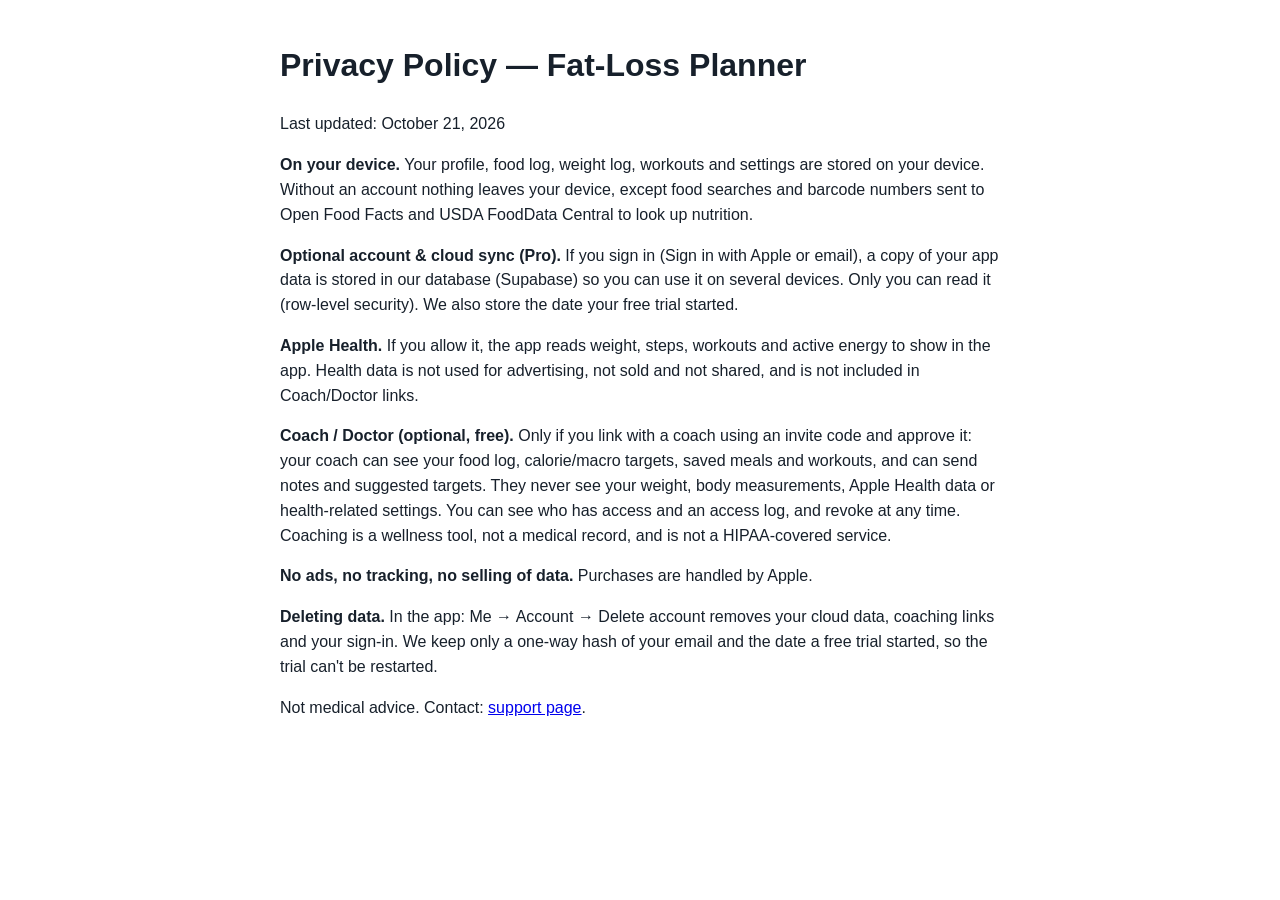
<file: privacy.html>
<!DOCTYPE html><html lang="en"><head><meta charset="utf-8"><meta name="viewport" content="width=device-width,initial-scale=1"><title>Privacy · Fat-Loss Planner</title><style>body{font:16px/1.55 -apple-system,sans-serif;max-width:720px;margin:0 auto;padding:20px;color:#17202b}</style></head><body>
<h1>Privacy Policy — Fat-Loss Planner</h1><p>Last updated: October 21, 2026</p>
<p><b>On your device.</b> Your profile, food log, weight log, workouts and settings are stored on your device. Without an account nothing leaves your device, except food searches and barcode numbers sent to Open Food Facts and USDA FoodData Central to look up nutrition.</p>
<p><b>Optional account &amp; cloud sync (Pro).</b> If you sign in (Sign in with Apple or email), a copy of your app data is stored in our database (Supabase) so you can use it on several devices. Only you can read it (row-level security). We also store the date your free trial started.</p>
<p><b>Apple Health.</b> If you allow it, the app reads weight, steps, workouts and active energy to show in the app. Health data is not used for advertising, not sold and not shared, and is not included in Coach/Doctor links.</p>
<p><b>Coach / Doctor (optional, free).</b> Only if you link with a coach using an invite code and approve it: your coach can see your food log, calorie/macro targets, saved meals and workouts, and can send notes and suggested targets. They never see your weight, body measurements, Apple Health data or health-related settings. You can see who has access and an access log, and revoke at any time. Coaching is a wellness tool, not a medical record, and is not a HIPAA-covered service.</p>
<p><b>No ads, no tracking, no selling of data.</b> Purchases are handled by Apple.</p>
<p><b>Deleting data.</b> In the app: Me → Account → Delete account removes your cloud data, coaching links and your sign-in. We keep only a one-way hash of your email and the date a free trial started, so the trial can't be restarted.</p>
<p>Not medical advice. Contact: <a href="https://github.com/Dhpa69/fat-loss-planner/issues">support page</a>.</p></body></html>
</file>
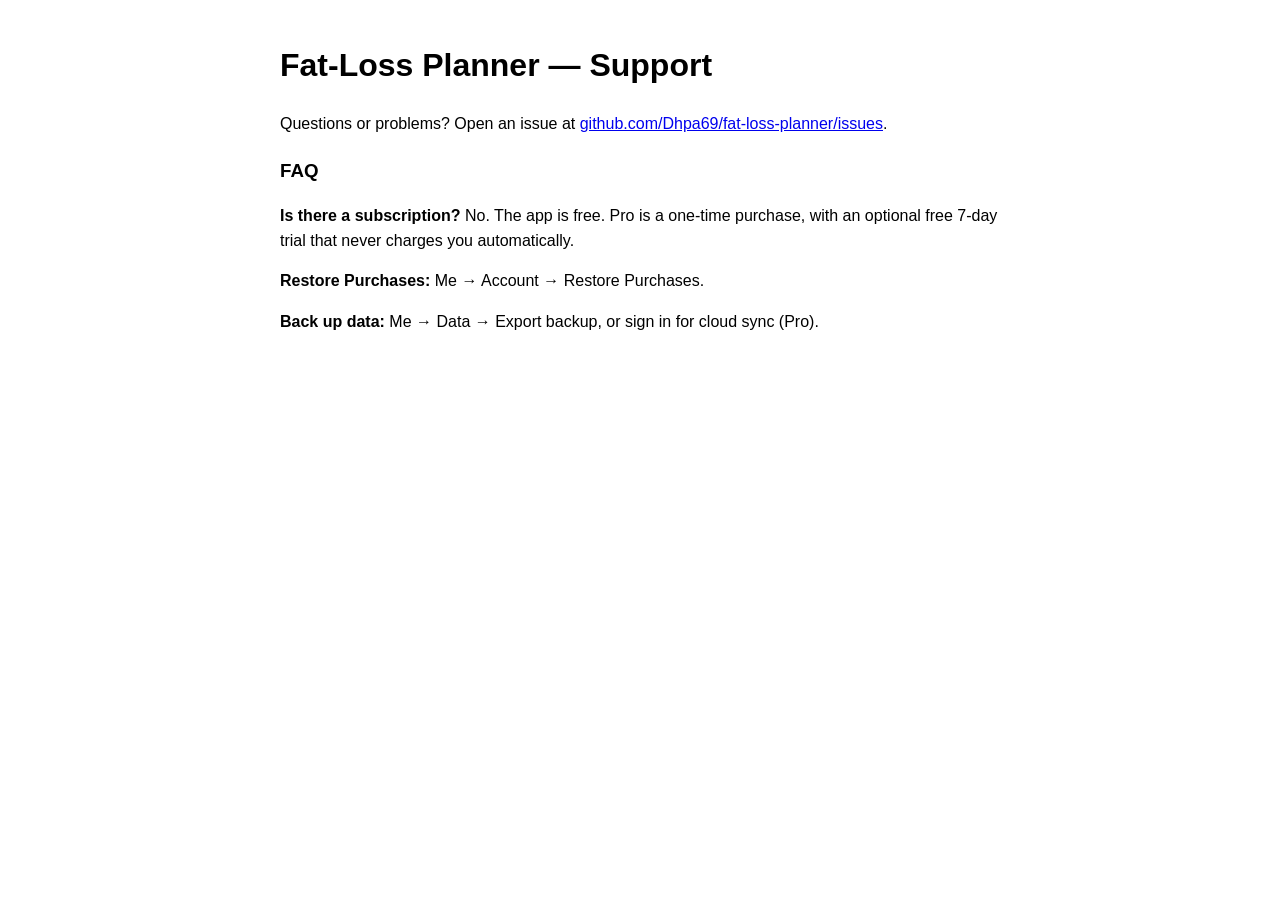
<file: support.html>
<!DOCTYPE html><html lang="en"><head><meta charset="utf-8"><meta name="viewport" content="width=device-width,initial-scale=1"><title>Support · Fat-Loss Planner</title><style>body{font:16px/1.55 -apple-system,sans-serif;max-width:720px;margin:0 auto;padding:20px}</style></head><body>
<h1>Fat-Loss Planner — Support</h1><p>Questions or problems? Open an issue at <a href="https://github.com/Dhpa69/fat-loss-planner/issues">github.com/Dhpa69/fat-loss-planner/issues</a>.</p>
<h3>FAQ</h3><p><b>Is there a subscription?</b> No. The app is free. Pro is a one-time purchase, with an optional free 7-day trial that never charges you automatically.</p><p><b>Restore Purchases:</b> Me → Account → Restore Purchases.</p><p><b>Back up data:</b> Me → Data → Export backup, or sign in for cloud sync (Pro).</p></body></html>
</file>
<file: plus.css>
/* v2 iPhone-first polish */
:root{--gold:#c8901a;--r:16px}
body{padding-bottom:calc(78px + env(safe-area-inset-bottom))}
header{padding-top:calc(10px + env(safe-area-inset-top));backdrop-filter:saturate(1.6) blur(14px);-webkit-backdrop-filter:saturate(1.6) blur(14px);background:color-mix(in srgb,var(--card) 88%,transparent)}
header h1 small{display:none}
.card{border-radius:var(--r)}
#tabs{position:fixed;left:0;right:0;bottom:0;z-index:20;max-width:none;margin:0;gap:0;padding:6px 6px calc(6px + env(safe-area-inset-bottom));background:color-mix(in srgb,var(--card) 92%,transparent);backdrop-filter:blur(16px);-webkit-backdrop-filter:blur(16px);border-top:1px solid var(--line)}
#tabs button{flex:1;display:flex;flex-direction:column;align-items:center;gap:1px;background:none;border:0;font-size:20px;padding:4px 0;min-height:48px;color:var(--muted)}
#tabs button span{font-size:11px;font-weight:600}
#tabs button.on{background:none;color:var(--acc)}
#tabs button.on span{color:var(--acc)}
.pill.pro{background:linear-gradient(135deg,#f6c453,#c8901a);color:#2a1c00;font-weight:700;border:0}
.hero{background:linear-gradient(135deg,color-mix(in srgb,var(--acc) 16%,var(--card)),var(--card))}
.hrow{display:flex;align-items:center;gap:10px}.hrow>div:first-child{flex:1}
.ht{font-size:24px!important;text-transform:none!important;letter-spacing:0!important;color:var(--fg)!important;margin:2px 0 8px!important}
.streak{text-align:center;background:var(--card);border:1px solid var(--line);border-radius:14px;padding:6px 10px;font-size:20px;line-height:1.1}
.streak b{display:block;font-size:20px}.streak span{font-size:10px;color:var(--muted)}
.rings{display:grid;grid-template-columns:repeat(4,1fr);gap:6px;margin:8px 0 12px}
.ring{position:relative;text-align:center}.ring svg{width:100%;max-width:78px}
.ring .rb{fill:none;stroke:var(--line);stroke-width:7}.ring .rf{fill:none;stroke-width:7;stroke-linecap:round;transition:stroke-dasharray .4s}
.rg-k .rf{stroke:var(--acc)}.rg-p .rf{stroke:var(--p)}.rg-c .rf{stroke:#8a63d2}.rg-f .rf{stroke:var(--f)}
.ring .rv{position:absolute;top:0;left:0;right:0;height:0;padding-top:calc(min(100%,78px)/2 - 14px);line-height:1}
.ring .rv b{display:block;font-size:15px}.ring .rv span{font-size:10px;color:var(--muted)}
.ring .rl{font-size:11px;color:var(--muted);margin-top:2px}
.qa{gap:8px}.qa button{flex:1;min-height:44px}
.goalbar{height:12px;background:var(--line);border-radius:8px;overflow:hidden;margin-bottom:12px}.goalbar div{height:100%;background:linear-gradient(90deg,var(--acc),var(--acc2));border-radius:8px}
.mb{margin:6px 0}.mbl{display:flex;justify-content:space-between;font-size:13px}.mbl span:last-child{color:var(--muted)}
.mbt{height:8px;background:var(--line);border-radius:6px;overflow:hidden}.mbf{height:100%;border-radius:6px}
.mbf.k{background:var(--acc)}.mbf.p{background:var(--p)}.mbf.c{background:#8a63d2}.mbf.f{background:var(--f)}.mbf.fib{background:#3aa655}.mbf.over{background:var(--bad)}
.fitem{display:flex;align-items:center;gap:6px;padding:8px 0;border-bottom:1px solid var(--line)}.fitem .fn{flex:1;min-width:0}.fitem .fn b{font-weight:600;font-size:14px;display:block;overflow:hidden;text-overflow:ellipsis;white-space:nowrap}
.fitem button{flex:0 0 auto}
.mealh{display:flex;justify-content:space-between;margin-top:10px;font-size:13px;color:var(--muted);text-transform:uppercase;letter-spacing:.04em}
.chips{display:flex;flex-wrap:wrap;gap:6px}.chip{border-radius:20px;padding:6px 12px;font-size:13px}.chip small{color:var(--muted)}
.tog{display:flex;gap:12px;align-items:flex-start;padding:10px 0;border-bottom:1px solid var(--line);cursor:pointer}
.tog input{width:22px;height:22px;flex:0 0 22px;margin-top:2px;accent-color:var(--acc)}
.tog small{color:var(--muted)}
.disc{max-width:1180px;margin:0 auto;padding:4px 18px 16px;font-size:12px;color:var(--muted);grid-column:1/-1}
.swaps{padding-left:18px;margin:6px 0}.swaps li{margin:4px 0}.swaps s{color:var(--muted)}
.sheet{position:fixed;inset:0;z-index:50;display:none}.sheet.on{display:block}
.sbg{position:absolute;inset:0;background:rgba(0,0,0,.45)}
.sbox{position:absolute;left:0;right:0;bottom:0;max-height:88vh;overflow:auto;background:var(--card);border-radius:20px 20px 0 0;padding:20px 18px calc(20px + env(safe-area-inset-bottom));max-width:560px;margin:0 auto;animation:up .22s ease}
@keyframes up{from{transform:translateY(40px);opacity:0}}
.sbox h3{margin:0 0 8px;font-size:20px}
.wide{display:block;width:100%;margin-top:8px;min-height:46px}
button.gold{background:linear-gradient(135deg,#f6c453,#c8901a);border-color:#c8901a;color:#2a1c00;font-weight:700}
button.ghost{background:none;border-color:transparent;color:var(--muted)}
button.apple{background:#000;color:#fff;border-color:#000;font-weight:600}
[data-theme=dark] button.apple{background:#fff;color:#000}
button.danger{color:var(--bad)}
.plist{padding-left:4px;list-style:none;margin:8px 0}.plist li{padding:4px 0}
.hint.c{text-align:center}
.toast{position:fixed;left:50%;bottom:calc(90px + env(safe-area-inset-bottom));transform:translateX(-50%) translateY(20px);opacity:0;background:#17202b;color:#fff;padding:10px 16px;border-radius:12px;font-size:14px;z-index:60;transition:.25s;pointer-events:none;max-width:90vw}
.toast.on{opacity:1;transform:translateX(-50%)}
.locked{opacity:.75}
#tab-home,#tab-food,#tab-me{max-width:1180px;margin:0 auto;padding:14px;display:grid;gap:14px;grid-template-columns:repeat(auto-fit,minmax(320px,1fr))}
@media(max-width:420px){main{padding:10px!important;gap:10px!important}.card{padding:14px}}
#fPrev,#fNext{flex:0 0 44px}#fDate{flex:1}
#qaBox .row>div{flex:1}#qName{width:100%}
.code{font:700 30px/1.2 ui-monospace,Menlo,monospace;letter-spacing:.18em;text-align:center;padding:12px;border:2px dashed var(--acc);border-radius:14px;margin:8px 0;color:var(--acc)}
.lnk{display:flex;flex-direction:column;gap:6px;padding:10px 0;border-bottom:1px solid var(--line)}
.lnk .row{gap:6px}
.disc0{font-size:12px;color:var(--muted);margin:10px 0 0}
.pcard{cursor:pointer}.pn{font-size:17px}.chev{font-size:28px;color:var(--muted)}
.flags{display:flex;flex-wrap:wrap;gap:6px;margin-top:8px}.flag{background:var(--warnbg);color:var(--warn);border-radius:10px;padding:3px 9px;font-size:12px;font-weight:600}
#tab-coach{max-width:1180px;margin:0 auto;padding:14px;display:grid;gap:14px;grid-template-columns:repeat(auto-fit,minmax(320px,1fr))}
#tab-coach textarea,#tab-coach input{width:100%}
</file>
